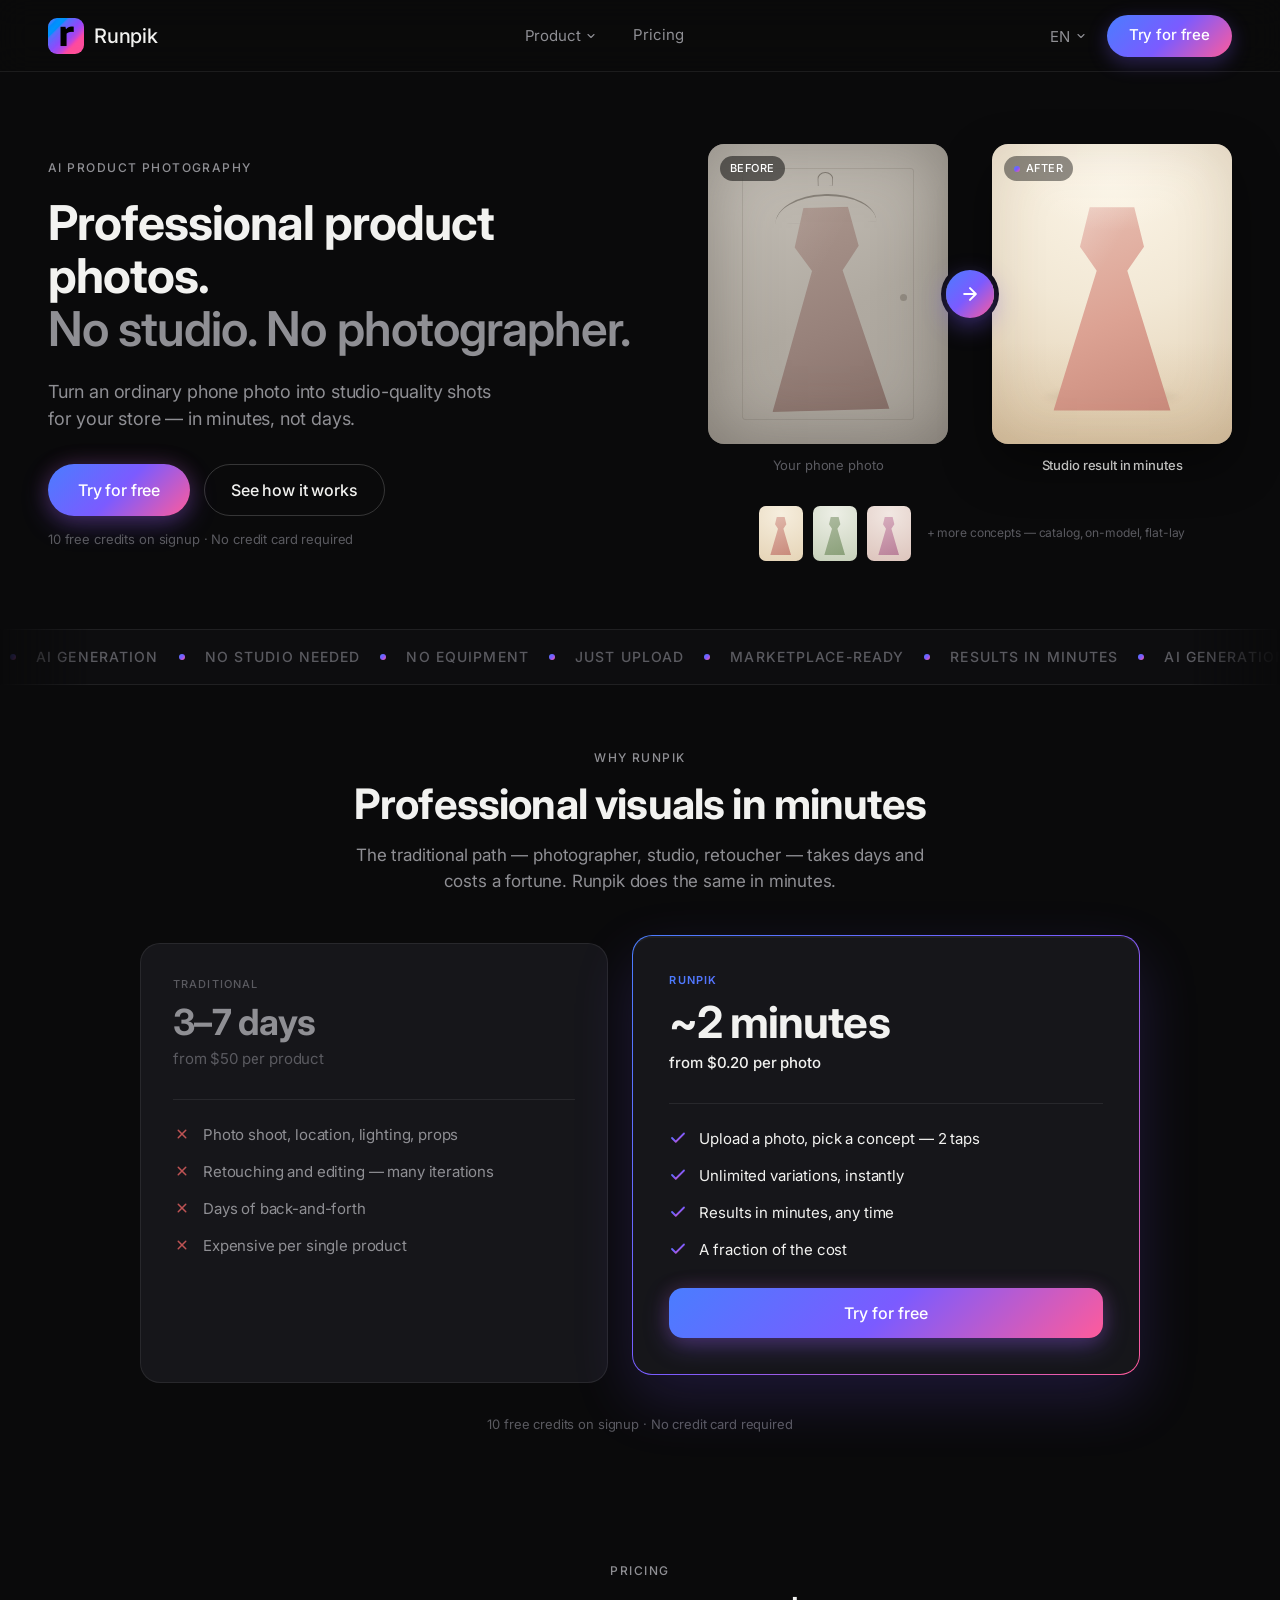
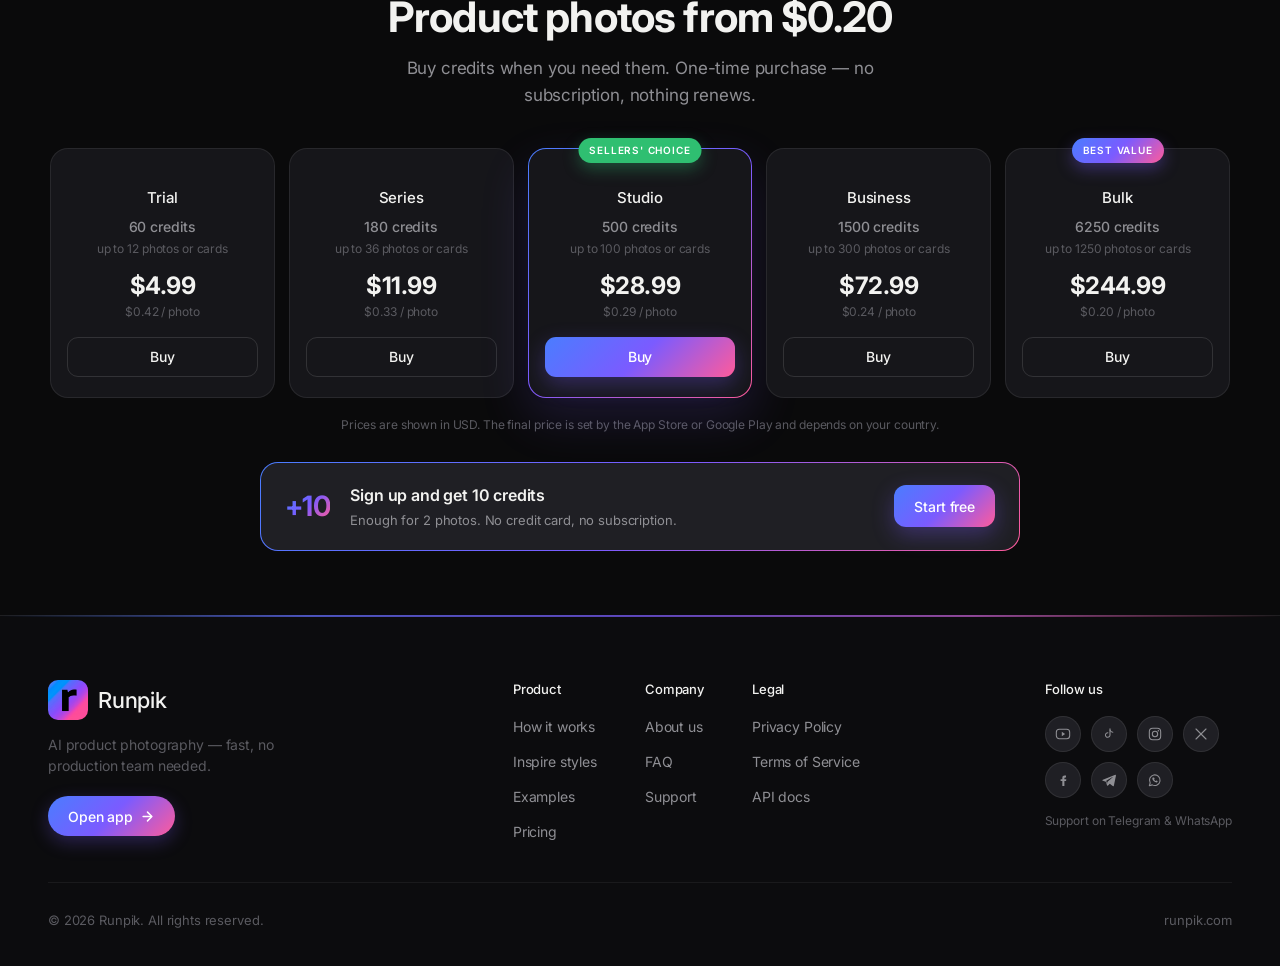
<file: index.html>
<!DOCTYPE html>
<html lang="en">
<head>
  <meta charset="UTF-8">
  <meta name="viewport" content="width=device-width, initial-scale=1.0">
  <title>Runpik — AI Product Photography</title>
  <meta name="description" content="Turn a phone photo of your product into a studio-quality photograph in seconds. No studio, no photographer.">
  <link rel="icon" type="image/png" sizes="256x256" href="assets/favicon.png">
  <link rel="apple-touch-icon" href="assets/apple-touch-icon.png">
  <link rel="preconnect" href="https://fonts.googleapis.com">
  <link rel="preconnect" href="https://fonts.gstatic.com" crossorigin>
  <link href="https://fonts.googleapis.com/css2?family=Inter:wght@400;500;600;700&display=swap" rel="stylesheet">
  <link rel="stylesheet" href="landing.css">

  <!--
    Письма подтверждения ведут сюда, на корень: так настроен адрес проекта.
    Supabase кладёт исход в адрес — отказ в якорь (#error_code=…), успех в
    запрос (?code=…) — и в обоих случаях показывает обычную главную. Человек
    видит лендинг и решает, что подтвердил, хотя подтверждения не было.
    Поэтому исход уводим на /confirm, где ему скажут правду. Значения
    передаём как есть.
  -->
  <script>
    (function () {
      try {
        var h = window.location.hash || '';
        var q = window.location.search || '';
        var isAuthOutcome = h.indexOf('error_code=') > -1 || q.indexOf('error_code=') > -1 ||
                            h.indexOf('access_token=') > -1 || /[?&]code=/.test(q);
        if (isAuthOutcome) window.location.replace('/confirm' + q + h);
      } catch (e) {}
    })();
  </script>
</head>
<body>

  <!-- ===================== NAV ===================== -->
  <nav class="site-nav">
    <a class="brand" href="index.html">
      <img class="mark" src="assets/runpik-logo.png" alt="Runpik">
      <span class="word">Runpik</span>
    </a>

    <div class="nav-links">
      <button class="nlink" id="product-trigger" aria-haspopup="true" aria-expanded="false">
        <span data-i18n="nav.product">Product</span>
        <svg width="16" height="16" viewBox="0 0 24 24" fill="none" stroke="currentColor" stroke-width="2.2" stroke-linecap="round" stroke-linejoin="round"><path d="m6 9 6 6 6-6"/></svg>
      </button>
      <a class="nlink" href="#pricing"><span data-i18n="nav.pricing">Pricing</span></a>
    </div>

    <div class="nav-actions">
      <div class="lang-wrap">
        <button class="lang" id="lang-trigger" aria-haspopup="true" aria-expanded="false">
          <span class="lang-label">EN</span>
          <svg width="16" height="16" viewBox="0 0 24 24" fill="none" stroke="currentColor" stroke-width="2.2" stroke-linecap="round" stroke-linejoin="round"><path d="m6 9 6 6 6-6"/></svg>
        </button>
        <div class="lang-menu" id="lang-menu" role="menu">
          <button class="lang-opt" data-lang="en" role="menuitem">English</button>
          <button class="lang-opt" data-lang="ru" role="menuitem">Русский</button>
          <button class="lang-opt" data-lang="hy" role="menuitem">Հայերեն</button>
        </div>
      </div>
      <a class="btn-grad" href="https://app.runpik.com" target="_blank" rel="noopener" data-i18n="nav.try">Try for free</a>
    </div>

    <button class="hamb" aria-label="Menu">
      <svg width="16" height="16" viewBox="0 0 24 24" fill="none" stroke="currentColor" stroke-width="1.8" stroke-linecap="round"><path d="M4 7h16"/><path d="M4 12h16"/><path d="M4 17h16"/></svg>
    </button>
  </nav>

  <!-- ===================== PRODUCT DROPDOWN ===================== -->
  <div class="dropdown" id="product-menu">
    <div class="dd-label" data-i18n="dd.label">Product</div>
    <div class="dd-grid">
      <a class="dd-item" href="#how-it-works">
        <span class="ic"><svg width="16" height="16" viewBox="0 0 24 24" fill="none" stroke="currentColor" stroke-width="1.7" stroke-linecap="round" stroke-linejoin="round"><path d="M10 6h11"/><path d="M10 12h11"/><path d="M10 18h11"/><path d="M4 6h.01"/><path d="M4 12h.01"/><path d="M4 18h.01"/></svg></span>
        <span class="tx"><span class="t" data-i18n="dd.how.t">How it works</span><span class="d" data-i18n="dd.how.d">Upload → concept → result</span></span>
      </a>
      <a class="dd-item" href="#inspire">
        <span class="ic"><svg width="16" height="16" viewBox="0 0 24 24" fill="none" stroke="currentColor" stroke-width="1.7" stroke-linecap="round" stroke-linejoin="round"><path d="M12 3c.4 3.1 1.4 5.4 3.1 7C16.8 11.6 19 12 22 12c-3 0-5.2.4-6.9 2-1.7 1.7-2.7 4-3.1 7-.4-3-1.4-5.3-3.1-7C6.2 12.4 4 12 1 12c3 0 5.2-.4 6.9-2C9.6 8.4 10.6 6.1 12 3Z"/></svg></span>
        <span class="tx"><span class="t" data-i18n="dd.inspire.t">Inspire styles</span><span class="d" data-i18n="dd.inspire.d">Curated visual styles</span></span>
      </a>
      <a class="dd-item" href="#examples">
        <span class="ic"><svg width="16" height="16" viewBox="0 0 24 24" fill="none" stroke="currentColor" stroke-width="1.7" stroke-linecap="round" stroke-linejoin="round"><rect x="3" y="3" width="7" height="7" rx="1.5"/><rect x="14" y="3" width="7" height="7" rx="1.5"/><rect x="3" y="14" width="7" height="7" rx="1.5"/><rect x="14" y="14" width="7" height="7" rx="1.5"/></svg></span>
        <span class="tx"><span class="t" data-i18n="dd.examples.t">Examples</span><span class="d" data-i18n="dd.examples.d">Browse by product category</span></span>
      </a>
    </div>
    <div class="dd-note">
      <svg width="16" height="16" viewBox="0 0 24 24" fill="none" stroke="currentColor" stroke-width="1.7" stroke-linecap="round" stroke-linejoin="round"><path d="M10 13a5 5 0 0 0 7 0l3-3a5 5 0 0 0-7-7l-1 1"/><path d="M14 11a5 5 0 0 0-7 0l-3 3a5 5 0 0 0 7 7l1-1"/></svg>
      <span data-i18n="dd.note">Jumps to the section on this page</span>
    </div>
  </div>

  <!-- ===================== HERO ===================== -->
  <main class="hero">
    <div class="hero-inner">
      <div class="hero-msg">
        <div class="eyebrow" data-i18n="hero.eyebrow">AI product photography</div>
        <h1 class="headline">
          <span class="line" data-i18n="hero.h1">Professional product photos.</span>
          <span class="line soft" data-i18n="hero.h2">No studio. No photographer.</span>
        </h1>
        <p class="hero-sub" data-i18n="hero.sub">Turn an ordinary phone photo into studio-quality shots for your store — in minutes, not days.</p>
        <div class="cta-row">
          <a class="btn-grad lg" href="https://app.runpik.com" target="_blank" rel="noopener" data-i18n="hero.try">Try for free</a>
          <a class="btn-ghost" href="#how-it-works" data-i18n="hero.how">See how it works</a>
        </div>
        <div class="reassure" data-i18n="hero.reassure">10 free credits on signup · No credit card required</div>
      </div>

      <div class="hero-visual">
        <div class="ba-pair">
          <div class="ba-col">
            <div class="bacard before">
              <div class="scene"></div>
              <div class="door"><div class="panel"></div><div class="knob"></div></div>
              <div class="dress"><span class="hook"></span><span class="hanger"></span><span class="body"></span><span class="sheen"></span></div>
              <div class="vignette"></div>
              <span class="chip" data-i18n="ba.before">BEFORE</span>
            </div>
            <div class="ba-cap muted" data-i18n="ba.beforecap">Your phone photo</div>
          </div>

          <div class="ba-arrow"><svg width="16" height="16" viewBox="0 0 24 24" fill="none" stroke="currentColor" stroke-width="2.4" stroke-linecap="round" stroke-linejoin="round"><path d="M5 12h13"/><path d="m12 5 7 7-7 7"/></svg></div>

          <div class="ba-col">
            <div class="bacard after">
              <div class="scene"></div>
              <div class="floor"></div>
              <div class="contact"></div>
              <div class="dress"><span class="body"></span><span class="sheen"></span></div>
              <div class="keylight"></div>
              <div class="vignette"></div>
              <span class="chip after-chip" data-i18n="ba.after">AFTER</span>
            </div>
            <div class="ba-cap prime" data-i18n="ba.aftercap">Studio result in minutes</div>
          </div>
        </div>

        <div class="concepts">
          <div class="thumbs">
            <div class="thumb t1"><span class="td"></span></div>
            <div class="thumb t2"><span class="td"></span></div>
            <div class="thumb t3"><span class="td"></span></div>
          </div>
          <span class="more" data-i18n="concepts.more">+ more concepts — catalog, on-model, flat-lay</span>
        </div>
      </div>
    </div>
  </main>

  <!-- ===================== TICKER (animated line) — under hero ===================== -->
  <div class="ticker"><div class="tk-track" data-ticker></div></div>

  <!-- ===================== HOW IT WORKS (GET /home-blocks) ===================== -->
  <section class="hiw" id="how-it-works" style="display:none">
    <div class="hiw-inner">
      <div class="sec-head">
        <div class="kicker" data-hiw="kicker"></div>
        <h2 class="headline2" data-hiw="headline"></h2>
      </div>
      <div class="tabs" data-hiw="tabs"></div>
      <div class="tabs-note" data-hiw="note"></div>
      <div class="conveyor" data-hiw="conveyor"></div>
      <div class="hiw-footer"><p data-hiw="footer"></p></div>
    </div>
  </section>

  <!-- ===================== INSPIRE STYLES (GET /styles) ===================== -->
  <section class="inspire" id="inspire" style="display:none">
    <div class="ins-head">
      <div class="ins-head-l">
        <div class="kicker" data-ins="kicker">Inspire</div>
        <h2 class="ins-h" data-ins="headline">Styles that sell</h2>
        <p class="ins-s" data-ins="sub"></p>
      </div>
      <a class="viewall" href="#styles"><span data-ins="viewall">View all styles</span>
        <span class="arr"><svg width="16" height="16" viewBox="0 0 24 24" fill="none" stroke="currentColor" stroke-width="2.4" stroke-linecap="round" stroke-linejoin="round"><path d="M5 12h13"/><path d="m12 5 7 7-7 7"/></svg></span>
      </a>
    </div>
    <div class="gallery" data-ins="gallery"></div>
    <div class="scroll-hint" data-ins="hint"></div>
  </section>

  <!-- ===================== EXAMPLES BY CATEGORY (GET /shot-types, random per session) ===================== -->
  <section class="examples" id="examples" style="display:none">
    <div class="ex-inner">
      <div class="ex-head">
        <div class="eyebrow" data-ex="kicker">Any product</div>
        <h2 class="ex-h" data-ex="headline">Works for every category</h2>
        <p class="ex-s" data-ex="sub"></p>
      </div>
      <div class="ex-grid" data-ex="grid"></div>
    </div>
  </section>

  <!-- ===================== COMPARISON (static) ===================== -->
  <svg width="0" height="0" style="position:absolute" aria-hidden="true"><defs>
    <linearGradient id="cg" x1="0" y1="0" x2="1" y2="1"><stop offset="0" stop-color="#4A7DFF"/><stop offset="0.5" stop-color="#7B5BFF"/><stop offset="1" stop-color="#FF5B9B"/></linearGradient>
  </defs></svg>
  <section class="cmp" id="comparison">
    <div class="cmp-inner">
      <div class="sec-head">
        <div class="eyebrow" data-i18n="cmp.eyebrow">Why Runpik</div>
        <h2 class="h" data-i18n="cmp.headline">Professional visuals in minutes</h2>
        <p class="s" data-i18n="cmp.sub">The traditional path — photographer, studio, retoucher — takes days and costs a fortune. Runpik does the same in minutes.</p>
      </div>

      <div class="cards">
        <div class="trad">
          <div class="cmp-label" data-i18n="cmp.trad.label">Traditional</div>
          <div class="stat" data-i18n="cmp.trad.stat">3–7 days</div>
          <div class="substat" data-i18n="cmp.trad.substat">from $50 per product</div>
          <div class="card-div"></div>
          <div class="feats">
            <div class="feat"><span class="fi"><svg width="16" height="16" viewBox="0 0 24 24" fill="none" stroke="currentColor" stroke-width="2" stroke-linecap="round" stroke-linejoin="round"><path d="M17 7 7 17"/><path d="m7 7 10 10"/></svg></span><span class="ft" data-i18n="cmp.trad.f1">Photo shoot, location, lighting, props</span></div>
            <div class="feat"><span class="fi"><svg width="16" height="16" viewBox="0 0 24 24" fill="none" stroke="currentColor" stroke-width="2" stroke-linecap="round" stroke-linejoin="round"><path d="M17 7 7 17"/><path d="m7 7 10 10"/></svg></span><span class="ft" data-i18n="cmp.trad.f2">Retouching and editing — many iterations</span></div>
            <div class="feat"><span class="fi"><svg width="16" height="16" viewBox="0 0 24 24" fill="none" stroke="currentColor" stroke-width="2" stroke-linecap="round" stroke-linejoin="round"><path d="M17 7 7 17"/><path d="m7 7 10 10"/></svg></span><span class="ft" data-i18n="cmp.trad.f3">Days of back-and-forth</span></div>
            <div class="feat"><span class="fi"><svg width="16" height="16" viewBox="0 0 24 24" fill="none" stroke="currentColor" stroke-width="2" stroke-linecap="round" stroke-linejoin="round"><path d="M17 7 7 17"/><path d="m7 7 10 10"/></svg></span><span class="ft" data-i18n="cmp.trad.f4">Expensive per single product</span></div>
          </div>
        </div>

        <div class="runpik">
          <div class="cmp-label">Runpik</div>
          <div class="stat" data-i18n="cmp.runpik.stat">~2 minutes</div>
          <div class="substat" data-i18n="cmp.runpik.substat">from $0.10 per photo</div>
          <div class="card-div"></div>
          <div class="feats">
            <div class="feat"><span class="fi"><svg width="16" height="16" viewBox="0 0 24 24" fill="none" stroke="url(#cg)" stroke-width="2.4" stroke-linecap="round" stroke-linejoin="round"><path d="M20 6 9 17l-5-5"/></svg></span><span class="ft" data-i18n="cmp.runpik.f1">Upload a photo, pick a concept — 2 taps</span></div>
            <div class="feat"><span class="fi"><svg width="16" height="16" viewBox="0 0 24 24" fill="none" stroke="url(#cg)" stroke-width="2.4" stroke-linecap="round" stroke-linejoin="round"><path d="M20 6 9 17l-5-5"/></svg></span><span class="ft" data-i18n="cmp.runpik.f2">Unlimited variations, instantly</span></div>
            <div class="feat"><span class="fi"><svg width="16" height="16" viewBox="0 0 24 24" fill="none" stroke="url(#cg)" stroke-width="2.4" stroke-linecap="round" stroke-linejoin="round"><path d="M20 6 9 17l-5-5"/></svg></span><span class="ft" data-i18n="cmp.runpik.f3">Results in minutes, any time</span></div>
            <div class="feat"><span class="fi"><svg width="16" height="16" viewBox="0 0 24 24" fill="none" stroke="url(#cg)" stroke-width="2.4" stroke-linecap="round" stroke-linejoin="round"><path d="M20 6 9 17l-5-5"/></svg></span><span class="ft" data-i18n="cmp.runpik.f4">A fraction of the cost</span></div>
          </div>
          <a class="gbtn" href="https://app.runpik.com" target="_blank" rel="noopener" data-i18n="hero.try">Try for free</a>
        </div>
      </div>

      <div class="cmp-reassure" data-i18n="hero.reassure">10 free credits on signup · No credit card required</div>
    </div>
  </section>

  <!-- ===================== PRICING (dynamic — live plans from backend) ===================== -->
  <section class="pricing" id="pricing">
    <div class="pricing-inner">
      <div class="sec-head">
        <div class="eyebrow" data-px="eyebrow">Pricing</div>
        <h2 class="h" data-px="headline">Plans that scale with you</h2>
        <p class="s" data-px="sub"></p>
      </div>
      <div class="packs" data-px="packs"></div>
      <p class="packnote" data-px="note"></p>
      <div class="gift">
        <div class="giftnum" data-px="giftnum">+10</div>
        <div class="gifttxt">
          <div class="giftttl" data-px="gifttitle"></div>
          <div class="giftsub" data-px="giftsub"></div>
        </div>
        <a class="giftcta" href="https://app.runpik.com" target="_blank" rel="noopener" data-px="giftcta"></a>
      </div>
    </div>
  </section>

  <!-- ===================== FOOTER (rich) ===================== -->
  <footer>
    <div class="foot-inner">
      <div class="foot-top">
        <div class="foot-brand">
          <a class="brand" href="index.html"><img class="mark" src="assets/runpik-logo.png" alt="Runpik"><span class="word">Runpik</span></a>
          <p class="tagline" data-i18n="foot.tagline">AI product photography — fast, no production team needed.</p>
          <a class="openapp" href="https://app.runpik.com" target="_blank" rel="noopener"><span data-i18n="foot.openapp">Open app</span> <svg width="16" height="16" viewBox="0 0 24 24" fill="none" stroke="currentColor" stroke-width="2.4" stroke-linecap="round" stroke-linejoin="round"><path d="M5 12h13"/><path d="m12 5 7 7-7 7"/></svg></a>
        </div>

        <div class="foot-cols">
          <div class="col">
            <div class="col-h" data-i18n="nav.product">Product</div>
            <div class="col-links">
              <a href="#how-it-works" data-i18n="dd.how.t">How it works</a>
              <a href="#inspire" data-i18n="dd.inspire.t">Inspire styles</a>
              <a href="#examples" data-i18n="dd.examples.t">Examples</a>
              <a href="#pricing" data-i18n="nav.pricing">Pricing</a>
            </div>
          </div>
          <div class="col">
            <div class="col-h" data-i18n="foot.company">Company</div>
            <div class="col-links">
              <a href="about.html" data-i18n="foot.about">About us</a>
              <a href="faq.html" data-i18n="foot.faq">FAQ</a>
              <a href="support.html" data-i18n="foot.contact">Support</a>
            </div>
          </div>
          <div class="col">
            <div class="col-h" data-i18n="foot.legal">Legal</div>
            <div class="col-links">
              <a href="privacy.html" data-i18n="foot.privacy">Privacy Policy</a>
              <a href="terms.html" data-i18n="foot.terms">Terms of Service</a>
              <a href="api-docs/" data-i18n="foot.apidocs">API docs</a>
            </div>
          </div>
        </div>

        <div class="foot-soc">
          <div class="soc-h" data-i18n="foot.follow">Follow us</div>
          <div class="socials">
            <a class="soc" href="#" target="_blank" rel="noopener" aria-label="YouTube"><svg width="16" height="16" viewBox="0 0 24 24" fill="none"><rect x="2" y="5" width="20" height="14" rx="4.5" stroke="currentColor" stroke-width="1.6"/><path d="M10.2 8.8 15.2 12l-5 3.2z" fill="currentColor"/></svg></a>
            <a class="soc" href="#" target="_blank" rel="noopener" aria-label="TikTok"><svg width="16" height="16" viewBox="0 0 24 24" fill="none" stroke="currentColor" stroke-width="1.6" stroke-linecap="round" stroke-linejoin="round"><path d="M13.5 4v9.6a3.4 3.4 0 1 1-3.2-3.4"/><path d="M13.5 6.2c.7 1.8 2.2 3 4.3 3.2"/></svg></a>
            <a class="soc" href="#" target="_blank" rel="noopener" aria-label="Instagram"><svg width="16" height="16" viewBox="0 0 24 24" fill="none" stroke="currentColor" stroke-width="1.6"><rect x="3.5" y="3.5" width="17" height="17" rx="5"/><circle cx="12" cy="12" r="4"/><circle cx="17" cy="7" r="1.1" fill="currentColor" stroke="none"/></svg></a>
            <a class="soc" href="#" target="_blank" rel="noopener" aria-label="X"><svg width="16" height="16" viewBox="0 0 24 24" fill="none" stroke="currentColor" stroke-width="1.7" stroke-linecap="round"><path d="M4.5 4.5 19.5 19.5"/><path d="M19.5 4.5 4.5 19.5"/></svg></a>
            <a class="soc" href="#" target="_blank" rel="noopener" aria-label="Facebook"><svg width="16" height="16" viewBox="0 0 24 24" fill="currentColor"><path d="M14.5 8.2h2V5.4c-.4 0-1.2-.1-2.1-.1-2 0-3.4 1.2-3.4 3.5v1.9H8.4v2.9h2.6V21h3.1v-7.4h2.5l.4-2.9h-2.9V9c0-.5.3-.8 1-.8z"/></svg></a>
            <a class="soc" href="#" target="_blank" rel="noopener" aria-label="Telegram"><svg width="16" height="16" viewBox="0 0 24 24" fill="currentColor"><path d="M21.5 4.3 2.8 11.5c-.9.3-.9 1.5 0 1.8l4.5 1.4 1.7 5.2c.2.7 1.1.8 1.6.3l2.5-2.4 4.5 3.3c.6.5 1.5.1 1.7-.6l3.1-14.8c.2-.9-.7-1.7-1.4-1.4zM7.9 13.3l9.4-5.8c.2-.1.4.2.2.3l-7.6 7c-.3.2-.4.6-.5 1l-.3 2.1z"/></svg></a>
            <a class="soc" href="#" target="_blank" rel="noopener" aria-label="WhatsApp"><svg width="16" height="16" viewBox="0 0 24 24" fill="none" stroke="currentColor" stroke-width="1.6" stroke-linecap="round" stroke-linejoin="round"><path d="M3.5 20.5l1.3-4.1a8 8 0 1 1 3 2.9z"/><path d="M9 8.6c.2-.5.4-.5.7-.5h.5c.2 0 .4 0 .6.5l.6 1.4c.1.2 0 .4-.1.5l-.4.5c-.1.2-.2.3 0 .6.3.5.8 1.1 1.4 1.5.5.4.8.4 1 .3l.5-.5c.2-.2.4-.1.5-.1l1.3.7c.3.1.4.3.4.4 0 .6-.4 1.3-.8 1.5-.7.4-1.5.4-3-.3-1.8-.8-3-2.5-3.4-3.1-.3-.5-.8-1.5-.8-2.4 0-.6.2-1 .5-1.4z" fill="currentColor" stroke="none"/></svg></a>
          </div>
          <div class="soc-note" data-i18n="foot.support">Support on Telegram &amp; WhatsApp</div>
        </div>
      </div>

      <div class="foot-div"></div>

      <div class="foot-bottom">
        <div class="copy">&copy; 2026 Runpik. All rights reserved.</div>
        <span class="dotcom">runpik.com</span>
      </div>
    </div>
  </footer>

  <script>
    // Shared current locale + a hook so the API-driven How-it-works section
    // re-localizes when the language switches.
    var curLang = 'en';
    // Languages offered in the UI picker. hy translations are kept in the
    // I18N dict below but NOT exposed in v1 — re-enable by adding 'hy' here.
    var ENABLED_LANGS = ['en', 'ru'];
    var hiwRender = null;
    var inspireLoad = null;
    var examplesLoad = null;
    var pricingRender = null;

    // ===== i18n dictionary — locales: en | ru | hy (per backend profiles.locale) =====
    var I18N = {
      en: {
        'nav.product': 'Product', 'nav.pricing': 'Pricing', 'nav.try': 'Try for free',
        'dd.label': 'Product',
        'dd.how.t': 'How it works', 'dd.how.d': 'Upload → concept → result',
        'dd.inspire.t': 'Inspire styles', 'dd.inspire.d': 'Curated visual styles',
        'dd.examples.t': 'Examples', 'dd.examples.d': 'Browse by product category',
        'dd.note': 'Jumps to the section on this page',
        'hero.eyebrow': 'AI product photography',
        'hero.h1': 'Professional product photos.',
        'hero.h2': 'No studio. No photographer.',
        'hero.sub': 'Turn an ordinary phone photo into studio-quality shots for your store — in minutes, not days.',
        'hero.try': 'Try for free', 'hero.how': 'See how it works',
        'hero.reassure': '10 free credits on signup · No credit card required',
        'ba.before': 'BEFORE', 'ba.after': 'AFTER',
        'ba.beforecap': 'Your phone photo', 'ba.aftercap': 'Studio result in minutes',
        'concepts.more': '+ more concepts — catalog, on-model, flat-lay',
        'cmp.eyebrow': 'Why Runpik',
        'cmp.headline': 'Professional visuals in minutes',
        'cmp.sub': 'The traditional path — photographer, studio, retoucher — takes days and costs a fortune. Runpik does the same in minutes.',
        'cmp.trad.label': 'Traditional',
        'cmp.trad.stat': '3–7 days',
        'cmp.trad.substat': 'from $50 per product',
        'cmp.trad.f1': 'Photo shoot, location, lighting, props',
        'cmp.trad.f2': 'Retouching and editing — many iterations',
        'cmp.trad.f3': 'Days of back-and-forth',
        'cmp.trad.f4': 'Expensive per single product',
        'cmp.runpik.stat': '~2 minutes',
        'cmp.runpik.substat': 'from $0.10 per photo',
        'cmp.runpik.f1': 'Upload a photo, pick a concept — 2 taps',
        'cmp.runpik.f2': 'Unlimited variations, instantly',
        'cmp.runpik.f3': 'Results in minutes, any time',
        'cmp.runpik.f4': 'A fraction of the cost',
        'foot.tagline': 'AI product photography — fast, no production team needed.',
        'foot.openapp': 'Open app',
        'foot.company': 'Company',
        'foot.legal': 'Legal',
        'foot.about': 'About us',
        'foot.faq': 'FAQ',
        'foot.contact': 'Support',
        'foot.privacy': 'Privacy Policy',
        'foot.terms': 'Terms of Service',
        'foot.apidocs': 'API docs',
        'foot.follow': 'Follow us',
        'foot.support': 'Support on Telegram & WhatsApp'
      },
      ru: {
        'nav.product': 'Продукт', 'nav.pricing': 'Цены', 'nav.try': 'Попробовать бесплатно',
        'dd.label': 'Продукт',
        'dd.how.t': 'Как это работает', 'dd.how.d': 'Загрузка → концепт → результат',
        'dd.inspire.t': 'Стили Inspire', 'dd.inspire.d': 'Подобранные визуальные стили',
        'dd.examples.t': 'Примеры', 'dd.examples.d': 'По категориям товаров',
        'dd.note': 'Переход к секции на этой странице',
        'hero.eyebrow': 'AI-фотосъёмка товаров',
        'hero.h1': 'Профессиональные фото товаров.',
        'hero.h2': 'Без студии. Без фотографа.',
        'hero.sub': 'Превратите обычное фото с телефона в студийные кадры для вашего магазина — за минуты, а не дни.',
        'hero.try': 'Попробовать бесплатно', 'hero.how': 'Как это работает',
        'hero.reassure': '10 бесплатных кредитов при регистрации · Без карты',
        'ba.before': 'ДО', 'ba.after': 'ПОСЛЕ',
        'ba.beforecap': 'Ваше фото с телефона', 'ba.aftercap': 'Студийный результат за минуты',
        'concepts.more': '+ ещё концепты — каталог, на модели, flat-lay',
        'cmp.eyebrow': 'Почему Runpik',
        'cmp.headline': 'Профессиональные визуалы за минуты',
        'cmp.sub': 'Традиционный путь — фотограф, студия, ретушёр — занимает дни и стоит дорого. Runpik делает то же за минуты.',
        'cmp.trad.label': 'Традиционно',
        'cmp.trad.stat': '3–7 дней',
        'cmp.trad.substat': 'от $50 за товар',
        'cmp.trad.f1': 'Съёмка, локация, свет, реквизит',
        'cmp.trad.f2': 'Ретушь и правки — много итераций',
        'cmp.trad.f3': 'Дни переписки и согласований',
        'cmp.trad.f4': 'Дорого за каждый товар',
        'cmp.runpik.stat': '~2 минуты',
        'cmp.runpik.substat': 'от $0.10 за фото',
        'cmp.runpik.f1': 'Загрузите фото, выберите концепт — 2 тапа',
        'cmp.runpik.f2': 'Безлимит вариаций, мгновенно',
        'cmp.runpik.f3': 'Результат за минуты, в любое время',
        'cmp.runpik.f4': 'В разы дешевле',
        'foot.tagline': 'AI-фотосъёмка товаров — быстро, без продакшн-команды.',
        'foot.openapp': 'Открыть приложение',
        'foot.company': 'Компания',
        'foot.legal': 'Правовое',
        'foot.about': 'О нас',
        'foot.faq': 'FAQ',
        'foot.contact': 'Поддержка',
        'foot.privacy': 'Политика конфиденциальности',
        'foot.terms': 'Условия использования',
        'foot.apidocs': 'API-документация',
        'foot.follow': 'Мы в соцсетях',
        'foot.support': 'Поддержка в Telegram и WhatsApp'
      },
      hy: {
        'nav.product': 'Ապրանք', 'nav.pricing': 'Գներ', 'nav.try': 'Փորձել անվճար',
        'dd.label': 'Ապրանք',
        'dd.how.t': 'Ինչպես է աշխատում', 'dd.how.d': 'Վերբեռնում → կոնցեպտ → արդյունք',
        'dd.inspire.t': 'Inspire ոճեր', 'dd.inspire.d': 'Ընտրված վիզուալ ոճեր',
        'dd.examples.t': 'Օրինակներ', 'dd.examples.d': 'Ըստ ապրանքի կատեգորիայի',
        'dd.note': 'Տանում է էջի համապատասխան բաժին',
        'hero.eyebrow': 'AI ապրանքների լուսանկարում',
        'hero.h1': 'Պրոֆեսիոնալ ապրանքի լուսանկարներ։',
        'hero.h2': 'Առանց ստուդիայի։ Առանց լուսանկարչի։',
        'hero.sub': 'Վերածեք հեռախոսով արված սովորական լուսանկարը ստուդիական որակի կադրերի՝ ձեր խանութի համար, րոպեների, ոչ թե օրերի ընթացքում։',
        'hero.try': 'Փորձել անվճար', 'hero.how': 'Տեսնել՝ ինչպես է աշխատում',
        'hero.reassure': '10 անվճար կրեդիտ գրանցման ժամանակ · Քարտ պետք չէ',
        'ba.before': 'ՄԻՆՉ', 'ba.after': 'ՀԵՏՈ',
        'ba.beforecap': 'Ձեր հեռախոսի լուսանկարը', 'ba.aftercap': 'Ստուդիական արդյունք՝ րոպեների ընթացքում',
        'concepts.more': '+ այլ կոնցեպտներ՝ կատալոգ, մոդելի վրա, flat-lay',
        'cmp.eyebrow': 'Ինչու Runpik',
        'cmp.headline': 'Պրոֆեսիոնալ վիզուալներ րոպեների ընթացքում',
        'cmp.sub': 'Ավանդական ճանապարհը՝ լուսանկարիչ, ստուդիա, ռետուշ՝ տևում է օրեր և արժե թանկ։ Runpik-ը նույնն անում է րոպեների ընթացքում։',
        'cmp.trad.label': 'Ավանդական',
        'cmp.trad.stat': '3–7 օր',
        'cmp.trad.substat': '$50-ից մեկ ապրանքի համար',
        'cmp.trad.f1': 'Նկարահանում, լոկացիա, լույս, ռեկվիզիտ',
        'cmp.trad.f2': 'Ռետուշ և խմբագրում՝ բազմաթիվ կրկնություններ',
        'cmp.trad.f3': 'Օրերով նամակագրություն և համաձայնեցում',
        'cmp.trad.f4': 'Թանկ՝ յուրաքանչյուր ապրանքի համար',
        'cmp.runpik.stat': '~2 րոպե',
        'cmp.runpik.substat': '$0.10-ից մեկ լուսանկարի համար',
        'cmp.runpik.f1': 'Վերբեռնեք լուսանկար, ընտրեք կոնցեպտ՝ 2 հպում',
        'cmp.runpik.f2': 'Անսահման տարբերակներ՝ ակնթարթորեն',
        'cmp.runpik.f3': 'Արդյունք րոպեների ընթացքում, ցանկացած ժամանակ',
        'cmp.runpik.f4': 'Մի քանի անգամ էժան',
        'foot.tagline': 'AI ապրանքների լուսանկարում՝ արագ, առանց պրոդակշն-թիմի։',
        'foot.openapp': 'Բացել հավելվածը',
        'foot.company': 'Ընկերություն',
        'foot.legal': 'Իրավական',
        'foot.about': 'Մեր մասին',
        'foot.faq': 'ՀՏՀ',
        'foot.contact': 'Աջակցություն',
        'foot.privacy': 'Գաղտնիության քաղաքականություն',
        'foot.terms': 'Օգտագործման պայմաններ',
        'foot.apidocs': 'API փաստաթղթեր',
        'foot.follow': 'Հետևեք մեզ',
        'foot.support': 'Աջակցություն Telegram-ում և WhatsApp-ում'
      }
    };
    var TICKERS = {
      en: ['AI generation', 'No studio needed', 'No equipment', 'Just upload', 'Marketplace-ready', 'Results in minutes'],
      ru: ['AI-генерация', 'Без студии', 'Без оборудования', 'Просто загрузите', 'Готово для маркетплейса', 'Результат за минуты'],
      hy: ['AI գեներացիա', 'Ստուդիա պետք չէ', 'Սարքավորում պետք չէ', 'Պարզապես վերբեռնեք', 'Մարկետփլեյսի համար', 'Արդյունք րոպեների ընթացքում']
    };

    function buildTicker(lang) {
      var phrases = TICKERS[lang] || TICKERS.en;
      function seg() { return phrases.map(function (p) { return '<span class="tk-item"><span class="dot"></span>' + p + '</span>'; }).join(''); }
      document.querySelectorAll('[data-ticker]').forEach(function (t) { t.innerHTML = seg() + seg() + seg() + seg(); });
    }

    function setLang(lang) {
      if (!I18N[lang] || ENABLED_LANGS.indexOf(lang) === -1) lang = 'en';
      curLang = lang;
      document.querySelectorAll('[data-i18n]').forEach(function (el) {
        var k = el.getAttribute('data-i18n');
        var v = (I18N[lang][k] != null) ? I18N[lang][k] : I18N.en[k];
        if (v != null) el.textContent = v;
      });
      buildTicker(lang);
      document.documentElement.lang = lang;
      var label = document.querySelector('.lang-label');
      if (label) label.textContent = lang.toUpperCase();
      document.querySelectorAll('.lang-opt').forEach(function (o) {
        o.classList.toggle('active', o.getAttribute('data-lang') === lang);
      });
      try { localStorage.setItem('runpik_lang', lang); } catch (e) {}
      if (hiwRender) hiwRender();
      if (inspireLoad) inspireLoad(lang);
      if (examplesLoad) examplesLoad(lang);
      if (pricingRender) pricingRender();
    }

    // ===== Product dropdown =====
    (function () {
      var trigger = document.getElementById('product-trigger');
      var menu = document.getElementById('product-menu');
      if (trigger && menu) {
        function close() { menu.classList.remove('open'); trigger.classList.remove('active'); trigger.setAttribute('aria-expanded', 'false'); }
        function open() { menu.classList.add('open'); trigger.classList.add('active'); trigger.setAttribute('aria-expanded', 'true'); }
        trigger.addEventListener('click', function (e) { e.stopPropagation(); menu.classList.contains('open') ? close() : open(); });
        document.addEventListener('click', function (e) { if (menu.classList.contains('open') && !menu.contains(e.target)) close(); });
        document.addEventListener('keydown', function (e) { if (e.key === 'Escape') close(); });
      }
    })();

    // ===== Language dropdown =====
    (function () {
      var trigger = document.getElementById('lang-trigger');
      var menu = document.getElementById('lang-menu');
      if (trigger && menu) {
        function close() { menu.classList.remove('open'); trigger.classList.remove('open'); trigger.setAttribute('aria-expanded', 'false'); }
        function open() { menu.classList.add('open'); trigger.classList.add('open'); trigger.setAttribute('aria-expanded', 'true'); }
        trigger.addEventListener('click', function (e) { e.stopPropagation(); menu.classList.contains('open') ? close() : open(); });
        document.addEventListener('click', function (e) { if (menu.classList.contains('open') && !menu.contains(e.target)) close(); });
        document.addEventListener('keydown', function (e) { if (e.key === 'Escape') close(); });
        menu.querySelectorAll('.lang-opt').forEach(function (opt) {
          if (ENABLED_LANGS.indexOf(opt.getAttribute('data-lang')) === -1) { opt.style.display = 'none'; return; }
          opt.addEventListener('click', function () { setLang(opt.getAttribute('data-lang')); close(); });
        });
      }
    })();

    // ===== Init =====
    var saved = 'en';
    try { saved = localStorage.getItem('runpik_lang') || 'en'; } catch (e) {}
    setLang(saved);

    // ===== Hero before/after from API (GET /landing-blocks?type=hero) =====
    // Images only (labels / hero title-subtitle intentionally ignored).
    // Caching: localStorage for instant paint + the browser HTTP cache
    // (server sends ETag + Cache-Control: max-age=300 → no request for 5 min,
    // then a cheap 304 revalidation). Falls back to the CSS placeholder when
    // there are no published cards or the API is unreachable.
    (function () {
      var HERO_API = 'https://wnbtsqfdlbjwtetppdng.functions.supabase.co/landing-blocks?type=hero';
      var HERO_CACHE = 'runpik_hero_v1';

      // Crossfade: stack a new <img> on top and fade it in once loaded, then
      // drop the old layer. Shimmer shows only on the very first load (when
      // there's nothing underneath yet) so swaps never flash a blank/placeholder.
      function setImg(side, url) {
        var card = document.querySelector('.bacard.' + side);
        if (!card || !url) return;
        var current = card.querySelector('.ba-img.loaded');
        if (current && current.getAttribute('src') === url) return;
        if (!current) card.classList.add('is-loading');
        var img = document.createElement('img');
        img.className = 'ba-img';
        img.alt = '';
        img.addEventListener('load', function () {
          card.classList.remove('is-loading');
          img.classList.add('loaded');
          setTimeout(function () {
            var all = card.querySelectorAll('.ba-img');
            for (var k = 0; k < all.length - 1; k++) all[k].remove();
          }, 480);
        });
        img.addEventListener('error', function () { card.classList.remove('is-loading'); });
        card.appendChild(img);
        img.src = url;
      }

      var rotTimer = null, thumbEls = [], curItems = [], curIdx = 0;

      function setActiveThumb(i) {
        for (var j = 0; j < thumbEls.length; j++) thumbEls[j].classList.toggle('active', j === i);
        // Scroll ONLY the thumbnail strip (never the page) to keep active in view.
        var el = thumbEls[i];
        if (el && el.parentNode) {
          var wrap = el.parentNode;
          if (wrap.scrollWidth > wrap.clientWidth + 4) {
            var er = el.getBoundingClientRect(), wr = wrap.getBoundingClientRect();
            wrap.scrollTo({ left: wrap.scrollLeft + (er.left + er.width / 2) - (wr.left + wr.width / 2), behavior: 'smooth' });
          }
        }
      }
      function showItem(i) {
        if (!curItems.length) return;
        curIdx = i;
        setImg('before', curItems[i].before);
        setImg('after', curItems[i].after);
        setActiveThumb(i);
      }
      function stopRotation() { if (rotTimer) { clearInterval(rotTimer); rotTimer = null; } }
      // Infinite auto-scroll through the hero list — loops forever.
      function startRotation() {
        stopRotation();
        if (curItems.length > 1) {
          rotTimer = setInterval(function () { showItem((curIdx + 1) % curItems.length); }, 4000);
        }
      }
      // Thumbnail strip = the WHOLE published hero list (after-image preview);
      // click selects → main before/after switches to that card.
      function buildThumbs() {
        var wrap = document.querySelector('.concepts .thumbs');
        var more = document.querySelector('.concepts .more');
        if (more) more.style.display = curItems.length ? 'none' : '';
        if (!wrap) return;
        wrap.innerHTML = '';
        thumbEls = [];
        curItems.forEach(function (it, i) {
          var b = document.createElement('button');
          b.type = 'button';
          b.className = 'thumb';
          var img = document.createElement('img');
          img.alt = '';
          img.src = it.after;
          b.appendChild(img);
          b.addEventListener('click', function () { showItem(i); startRotation(); });
          wrap.appendChild(b);
          thumbEls.push(b);
        });
      }
      function applyHero(items) {
        if (!items || !items.length) return false;
        var valid = items.filter(function (it) { return it.before && it.after; });
        if (!valid.length) return false;
        curItems = valid;
        buildThumbs();
        showItem(0);
        startRotation();
        return true;
      }

      function readCache() {
        try { return JSON.parse(localStorage.getItem(HERO_CACHE) || 'null'); } catch (e) { return null; }
      }

      // 1. Instant paint from cache (if any).
      var cached = readCache();
      if (cached) applyHero(cached.items);

      // 2. Refresh from API (browser HTTP-cache makes this cheap / 304).
      fetch(HERO_API, { headers: { 'Accept': 'application/json' } })
        .then(function (r) { return r.ok ? r.json() : Promise.reject(r.status); })
        .then(function (data) {
          var blocks = data.blocks || [];
          var block = null;
          for (var i = 0; i < blocks.length; i++) { if (blocks[i].type === 'hero') { block = blocks[i]; break; } }
          if (!block) block = blocks[0];
          var items = ((block && block.items) || []).map(function (it) {
            var d = it.data || {};
            return {
              before: d.before && d.before.image_url,
              after: d.after && d.after.image_url
            };
          }).filter(function (it) { return it.before && it.after; });

          // Only touch DOM/cache when content actually changed (by updated_at).
          if (!cached || cached.updated_at !== data.updated_at) {
            if (applyHero(items)) {
              try { localStorage.setItem(HERO_CACHE, JSON.stringify({ updated_at: data.updated_at, items: items })); } catch (e) {}
            } else {
              // No published cards → keep the CSS placeholder, drop stale cache.
              try { localStorage.removeItem(HERO_CACHE); } catch (e) {}
            }
          }
        })
        .catch(function () { /* offline / error → keep cache or placeholder */ });
    })();

    // ===== How it works from API (GET /home-blocks, product × stage) =====
    // Data-driven + localized (re-renders on language change). Click a product
    // tab → the whole conveyor (upload photo + every concept) switches to it.
    // Caching: localStorage instant paint + browser HTTP cache (ETag/304).
    (function () {
      var HIW_API = 'https://wnbtsqfdlbjwtetppdng.functions.supabase.co/home-blocks';
      var HIW_CACHE = 'runpik_hiw_v1';
      var NOTE = {
        en: 'Pick a product — see its journey from photo to concepts.',
        ru: 'Выберите товар — посмотрите его путь от фото до концептов.',
        hy: 'Ընտրեք ապրանք — տեսեք նրա ճանապարհը լուսանկարից մինչև կոնցեպտներ։'
      };
      var BEFORE_LABEL = { en: 'BEFORE', ru: 'ДО', hy: 'ՄԻՆՉ' };
      var block = null, activeIdx = 0;

      function L(o) { return o ? (o[curLang] || o.en || '') : ''; }
      function el(tag, cls) { var e = document.createElement(tag); if (cls) e.className = cls; return e; }
      function setText(sel, t) { var e = document.querySelector(sel); if (e) e.textContent = t; }
      function esc(s) { return (s || '').replace(/&/g, '&amp;').replace(/</g, '&lt;').replace(/>/g, '&gt;'); }

      function card(url, cls, chipText, chipPos) {
        var c = el('div', 'hiw-card' + (cls ? ' ' + cls : ''));
        if (url) {
          c.classList.add('is-loading');
          var im = el('img'); im.alt = '';
          im.addEventListener('load', function () { c.classList.remove('is-loading'); im.classList.add('loaded'); });
          im.addEventListener('error', function () { c.classList.remove('is-loading'); });
          im.src = url;
          c.appendChild(im);
        }
        if (chipText) { var ch = el('span', 'hiw-chip ' + (chipPos || 'bl')); ch.textContent = chipText; c.appendChild(ch); }
        return c;
      }

      function renderConveyor() {
        var wrap = document.querySelector('[data-hiw="conveyor"]');
        if (!wrap || !block) return;
        wrap.innerHTML = '';
        var stages = block.stages || [];
        var product = (block.products || [])[activeIdx];
        if (!product) return;
        var cells = (product.data && product.data.cells) || {};
        stages.forEach(function (st, i) {
          if (i > 0) {
            var arrow = el('div', 'conv-arrow');
            arrow.innerHTML = '<svg width="16" height="16" viewBox="0 0 24 24" fill="none" stroke="currentColor" stroke-width="2.4" stroke-linecap="round" stroke-linejoin="round"><path d="M5 12h13"/><path d="m12 5 7 7-7 7"/></svg>';
            wrap.appendChild(arrow);
          }
          var col = el('div', 'conv-col');
          var slabel = el('div', 'conv-slabel');
          slabel.innerHTML = '<b>' + ('0' + (i + 1)).slice(-2) + '</b> · ' + esc(L(st.title));
          col.appendChild(slabel);

          var media = cells[st.id] || [];
          if (st.type === 'before') {
            var m = media[0];
            col.appendChild(card(m && m.image_url, 'before', L(BEFORE_LABEL), 'tl'));
          } else {
            var cluster = el('div', 'hiw-cluster');
            media.forEach(function (mm) { cluster.appendChild(card(mm.image_url, 'res', L(mm.label), 'bl')); });
            col.appendChild(cluster);
          }
          var cap = el('div', 'conv-cap ' + (i === 0 ? 'muted' : 'prime'));
          cap.textContent = L(st.subtitle);
          col.appendChild(cap);
          wrap.appendChild(col);
        });
      }

      // Switch product smoothly: highlight the tab (no thumbnail rebuild) and
      // crossfade the conveyor (fade out → swap → fade in) instead of a hard
      // instant rebuild.
      function selectProduct(i) {
        if (i === activeIdx) return;
        activeIdx = i;
        var tabsWrap = document.querySelector('[data-hiw="tabs"]');
        if (tabsWrap) {
          var tabs = tabsWrap.querySelectorAll('.tab');
          for (var t = 0; t < tabs.length; t++) tabs[t].classList.toggle('active', t === i);
        }
        var conv = document.querySelector('[data-hiw="conveyor"]');
        if (conv) {
          conv.classList.add('switching');
          setTimeout(function () { renderConveyor(); conv.classList.remove('switching'); }, 220);
        } else {
          renderConveyor();
        }
      }

      function renderTabs() {
        var wrap = document.querySelector('[data-hiw="tabs"]');
        if (!wrap || !block) return;
        wrap.innerHTML = '';
        (block.products || []).forEach(function (p, i) {
          var b = el('button', 'tab' + (i === activeIdx ? ' active' : ''));
          b.type = 'button';
          var th = el('span', 'th');
          var bc = p.data && p.data.cells && p.data.cells.before;
          var thumb = bc && bc[0] && bc[0].image_url;
          if (thumb) { var im = el('img'); im.alt = ''; im.src = thumb; th.appendChild(im); }
          var tn = el('span', 'tn'); tn.textContent = L(p.data && p.data.label);
          b.appendChild(th); b.appendChild(tn);
          b.addEventListener('click', function () { selectProduct(i); });
          wrap.appendChild(b);
        });
      }

      function render() {
        var sec = document.getElementById('how-it-works');
        if (!block || !(block.products || []).length) { if (sec) sec.style.display = 'none'; return; }
        if (sec) sec.style.display = '';
        if (activeIdx >= block.products.length) activeIdx = 0;
        setText('[data-hiw="kicker"]', L(block.title));
        setText('[data-hiw="headline"]', L(block.subtitle));
        setText('[data-hiw="note"]', L(NOTE));
        setText('[data-hiw="footer"]', L(block.footer));
        renderTabs();
        renderConveyor();
      }
      hiwRender = render;

      function readCache() { try { return JSON.parse(localStorage.getItem(HIW_CACHE) || 'null'); } catch (e) { return null; } }

      var cached = readCache();
      if (cached && cached.block) { block = cached.block; render(); }

      fetch(HIW_API, { headers: { 'Accept': 'application/json' } })
        .then(function (r) { return r.ok ? r.json() : Promise.reject(r.status); })
        .then(function (data) {
          var blk = (data.blocks || []).filter(function (b) { return b.type === 'how_it_works'; })[0] || (data.blocks || [])[0];
          if (!cached || cached.updated_at !== data.updated_at) {
            block = blk || null;
            render();
            try { localStorage.setItem(HIW_CACHE, JSON.stringify({ updated_at: data.updated_at, block: blk })); } catch (e) {}
          }
        })
        .catch(function () { /* offline / error → keep cache or hidden */ });
    })();

    // ===== Inspire Styles from API (GET /styles?locale=) =====
    // Published styles gallery (after-image), localized server-side → re-fetch
    // on language change. Shimmer while images load + localStorage cache (per
    // locale) + browser HTTP cache (ETag/304). Hidden if no published styles.
    (function () {
      var STYLES_API = 'https://wnbtsqfdlbjwtetppdng.functions.supabase.co/styles';
      var CHROME = {
        kicker: { en: 'Inspire', ru: 'Inspire', hy: 'Inspire' },
        headline: { en: 'Styles that sell', ru: 'Стили, которые продают', hy: 'Ոճեր, որ վաճառում են' },
        sub: {
          en: 'Curated looks crafted for marketplace sellers — apply any style in one tap.',
          ru: 'Подобранные образы для продавцов маркетплейсов — примените любой стиль в один тап.',
          hy: 'Մարկետփլեյս-վաճառողների համար ընտրված տեսքեր — կիրառեք ցանկացած ոճ մեկ հպումով։'
        },
        viewall: { en: 'View all styles', ru: 'Все стили', hy: 'Բոլոր ոճերը' },
        hint: { en: 'Scroll to browse {n} styles', ru: 'Листайте — {n} стилей', hy: 'Թերթեք՝ {n} ոճ' }
      };

      function L(o) { return o ? (o[curLang] || o.en || '') : ''; }
      function el(tag, cls) { var e = document.createElement(tag); if (cls) e.className = cls; return e; }
      function setText(sel, t) { var e = document.querySelector(sel); if (e) e.textContent = t; }
      function ckey(lang) { return 'runpik_styles_' + lang; }
      function readCache(k) { try { return JSON.parse(localStorage.getItem(k) || 'null'); } catch (e) { return null; } }

      function render(styles) {
        var sec = document.getElementById('inspire');
        if (!styles || !styles.length) { if (sec) sec.style.display = 'none'; return; }
        if (sec) sec.style.display = '';
        setText('[data-ins="kicker"]', L(CHROME.kicker));
        setText('[data-ins="headline"]', L(CHROME.headline));
        setText('[data-ins="sub"]', L(CHROME.sub));
        setText('[data-ins="viewall"]', L(CHROME.viewall));
        setText('[data-ins="hint"]', L(CHROME.hint).replace('{n}', styles.length));
        var g = document.querySelector('[data-ins="gallery"]');
        if (!g) return;
        g.innerHTML = '';
        styles.forEach(function (s) {
          var url = s.after_image_url || s.before_image_url;
          var c = el('div', 'scard');
          if (url) {
            c.classList.add('is-loading');
            var im = el('img'); im.alt = '';
            im.addEventListener('load', function () { c.classList.remove('is-loading'); im.classList.add('loaded'); });
            im.addEventListener('error', function () { c.classList.remove('is-loading'); });
            im.src = url; c.appendChild(im);
          }
          c.appendChild(el('div', 'shade'));
          var meta = el('div', 'meta');
          var nm = el('div', 'nm'); nm.textContent = s.title || '';
          var ds = el('div', 'ds'); ds.textContent = s.description || '';
          meta.appendChild(nm); meta.appendChild(ds); c.appendChild(meta);
          g.appendChild(c);
        });
      }

      function load(lang) {
        lang = lang || curLang;
        var cached = readCache(ckey(lang));
        if (cached && cached.styles) render(cached.styles);
        fetch(STYLES_API + '?locale=' + encodeURIComponent(lang), { headers: { 'Accept': 'application/json' } })
          .then(function (r) { return r.ok ? r.json() : Promise.reject(r.status); })
          .then(function (data) {
            var styles = data.styles || [];
            render(styles);
            try { localStorage.setItem(ckey(lang), JSON.stringify({ styles: styles })); } catch (e) {}
          })
          .catch(function () { /* offline / error → keep cache or hidden */ });
      }
      inspireLoad = load;
      load(curLang);
    })();

    // ===== Examples by Category from API (GET /shot-types) =====
    // One card per category, each showing a RANDOM shot-type example image from
    // that category. The random pick is frozen per browser session
    // (sessionStorage) → stable across re-renders/language changes, re-rolls on
    // a fresh session. Shimmer + fade-in + localStorage/HTTP caching. Category
    // names localize; re-fetch on language change (images stay frozen).
    (function () {
      var ST_API = 'https://wnbtsqfdlbjwtetppdng.functions.supabase.co/shot-types';
      var PICKS_KEY = 'runpik_ex_picks';
      var CHROME = {
        kicker: { en: 'Any product', ru: 'Любой товар', hy: 'Ցանկացած ապրանք' },
        headline: { en: 'Works for every category', ru: 'Работает для любой категории', hy: 'Աշխատում է ամեն կատեգորիայի համար' },
        sub: {
          en: 'Show us your product — get a clean, professional photo. Whatever you sell.',
          ru: 'Покажите свой товар — получите чистое профессиональное фото. Что бы вы ни продавали.',
          hy: 'Ցույց տվեք ձեր ապրանքը — ստացեք մաքուր պրոֆեսիոնալ լուսանկար։ Ինչ էլ որ վաճառեք։'
        }
      };

      function L(o) { return o ? (o[curLang] || o.en || '') : ''; }
      function el(tag, cls) { var e = document.createElement(tag); if (cls) e.className = cls; return e; }
      function setText(sel, t) { var e = document.querySelector(sel); if (e) e.textContent = t; }
      function pretty(slug) { return (slug || '').replace(/_/g, ' '); }
      function readPicks() { try { return JSON.parse(sessionStorage.getItem(PICKS_KEY) || '{}'); } catch (e) { return {}; } }
      function savePicks(p) { try { sessionStorage.setItem(PICKS_KEY, JSON.stringify(p)); } catch (e) {} }

      function render(data) {
        if (!data) return;
        var shotTypes = data.shot_types || {};
        var cats = data.categories || {};
        var picks = readPicks();
        var cards = [];
        Object.keys(shotTypes).forEach(function (catSlug) {
          if (catSlug === 'other') return; // misc catch-all — keep the grid clean (3x2)
          var list = (shotTypes[catSlug] || []).filter(function (s) { return s.image_url; });
          if (!list.length) return;
          var picked = picks[catSlug] && list.filter(function (s) { return s.slug === picks[catSlug]; })[0];
          if (!picked) { picked = list[Math.floor(Math.random() * list.length)]; picks[catSlug] = picked.slug; }
          cards.push({ image: picked.image_url, shot: pretty(picked.slug), name: cats[catSlug] || catSlug });
        });
        savePicks(picks);

        var sec = document.getElementById('examples');
        if (!cards.length) { if (sec) sec.style.display = 'none'; return; }
        if (sec) sec.style.display = '';
        setText('[data-ex="kicker"]', L(CHROME.kicker));
        setText('[data-ex="headline"]', L(CHROME.headline));
        setText('[data-ex="sub"]', L(CHROME.sub));
        var g = document.querySelector('[data-ex="grid"]');
        if (!g) return;
        g.innerHTML = '';
        cards.forEach(function (c) {
          var card = el('div', 'ccard');
          card.classList.add('is-loading');
          var im = el('img'); im.alt = '';
          im.addEventListener('load', function () { card.classList.remove('is-loading'); im.classList.add('loaded'); });
          im.addEventListener('error', function () { card.classList.remove('is-loading'); });
          im.src = c.image; card.appendChild(im);
          card.appendChild(el('div', 'shade'));
          var meta = el('div', 'meta');
          var cat = el('div', 'cat'); cat.textContent = c.shot;
          var nm = el('div', 'nm'); nm.textContent = c.name;
          meta.appendChild(cat); meta.appendChild(nm); card.appendChild(meta);
          g.appendChild(card);
        });
      }

      function load(lang) {
        lang = lang || curLang;
        var key = 'runpik_shottypes_' + lang, cached = null;
        try { cached = JSON.parse(localStorage.getItem(key) || 'null'); } catch (e) {}
        if (cached) render(cached);
        fetch(ST_API + '?locale=' + encodeURIComponent(lang), { headers: { 'Accept': 'application/json' } })
          .then(function (r) { return r.ok ? r.json() : Promise.reject(r.status); })
          .then(function (data) {
            if (cached && JSON.stringify(cached) === JSON.stringify(data)) return; // unchanged
            render(data);
            try { localStorage.setItem(key, JSON.stringify(data)); } catch (e) {}
          })
          .catch(function () { /* offline / error → keep cache or hidden */ });
      }
      examplesLoad = load;
      load(curLang);
    })();

    // ===== Pricing — одноразовые пакеты кредитов (живые данные) =====
    // Пакеты и цены приходят из Supabase (`topup_packs`, доступна анониму).
    // Подарок при регистрации — из тарифа `free`. «≈ N фото» считается из
    // `/gems`: берётся цена операции `image-generate` у активного камня.
    //
    // ⛔ ЦЕНА ЗДЕСЬ — ОРИЕНТИР, А НЕ ОБЕЩАНИЕ. В приложении её называет
    // магазин: в каждой стране своя валюта, свой налог и свои отметки
    // округления. На сайте магазина нет, брать неоткуда, поэтому показываем
    // долларовую строку из базы и честно подписываем это под таблицей.
    //
    // ⛔ КНОПОК «КУПИТЬ» ЗДЕСЬ НЕТ НАМЕРЕННО: веб-оплаты у нас не существует,
    // покупка живёт только в приложении. Кнопка, которая ведёт не туда, куда
    // обещает, хуже отсутствующей.
    (function () {
      var SUPA = 'https://wnbtsqfdlbjwtetppdng.supabase.co';
      // Публичный анонимный ключ — он и задуман открытым, чтение ограничено RLS.
      var ANON = 'eyJhbGciOiJIUzI1NiIsInR5cCI6IkpXVCJ9.eyJpc3MiOiJzdXBhYmFzZSIsInJlZiI6InduYnRzcWZkbGJqd3RldHBwZG5nIiwicm9sZSI6ImFub24iLCJpYXQiOjE3NzgxNDQwMDAsImV4cCI6MjA5MzcyMDAwMH0.7mvR-FGSAzTZGRUzcz0tkGmNxWX3uwDxhtejrcwxxPM';
      var PACKS_API = SUPA + '/rest/v1/topup_packs?select=code,title,credits,price_display,is_popular,badge,icon_url,sort_order&is_active=eq.true&order=sort_order';
      var FREE_API = SUPA + '/rest/v1/subscription_plans?select=signup_bonus_credits&code=eq.free';
      var GEMS_API = 'https://wnbtsqfdlbjwtetppdng.functions.supabase.co/gems';

      var PX = {
        eyebrow: { en: 'Pricing', ru: 'Цены', hy: 'Գներ' },
        headline: {
          en: 'Product photos from {p}',
          ru: 'Фотография товара — от {p}',
          hy: 'Ապրանքի լուսանկարը՝ {p}-ից'
        },
        sub: {
          en: 'Buy credits when you need them. One-time purchase — no subscription, nothing renews.',
          ru: 'Покупайте кредиты, когда они нужны. Разовая покупка — без подписки, ничего не продлевается.',
          hy: 'Գնեք կրեդիտներ, երբ անհրաժեշտ է։ Միանվագ գնում՝ առանց բաժանորդագրության։'
        },
        credits: { en: '{n} credits', ru: '{n} кредитов', hy: '{n} կրեդիտ' },
        photos: { en: 'up to {n} photos or cards', ru: 'до {n} фото или карточек', hy: 'մինչև {n} լուսանկար կամ քարտ' },
        perPhoto: { en: '{p} / photo', ru: '{p} за фото', hy: '{p} / լուսանկար' },
        buy: { en: 'Buy', ru: 'Купить', hy: 'Գնել' },
        giftTitle: {
          en: 'Sign up and get {n} credits',
          ru: 'Зарегистрируйтесь — и получите {n} кредитов',
          hy: 'Գրանցվեք և ստացեք {n} կրեդիտ'
        },
        giftSub: {
          en: 'Enough for {ph} photos. No credit card, no subscription.',
          ru: 'Хватит на {ph} фото. Без карты и без подписки.',
          hy: 'Բավական է {ph} լուսանկարի համար։ Առանց քարտի և բաժանորդագրության։'
        },
        giftCta: { en: 'Start free', ru: 'Начать бесплатно', hy: 'Սկսել անվճար' },
        note: {
          en: 'Prices are shown in USD. The final price is set by the App Store or Google Play and depends on your country.',
          ru: 'Цены показаны в долларах. Итоговую цену называет App Store или Google Play — она зависит от страны.',
          hy: 'Գները ցուցադրված են դոլարով։ Վերջնական գինը սահմանում է App Store-ը կամ Google Play-ը։'
        },
        free: {
          en: '{n} free credits to start. No credit card required.',
          ru: '{n} бесплатных кредитов на старт. Карта не нужна.',
          hy: '{n} անվճար կրեդիտ սկսելու համար։ Քարտ պետք չէ։'
        },
        fromPhoto: { en: 'from {p} per photo', ru: 'от {p} за фото', hy: '{p}-ից մեկ լուսանկարի համար' }
      };

      // Запасные данные — ровно то, что лежит в базе на 29.10.2026. Нужны
      // только чтобы секция не оказалась пустой при сбое сети.
      var FALLBACK = [
        { code: 'pack_trial',    title: { en: 'Trial',    ru: 'Проба' },   credits: 60,   price_display: '$4.99',   is_popular: false, badge: null },
        { code: 'pack_series',   title: { en: 'Series',   ru: 'Серия' },   credits: 180,  price_display: '$11.99',  is_popular: false, badge: null },
        { code: 'pack_studio',   title: { en: 'Studio',   ru: 'Студия' },  credits: 500,  price_display: '$28.99',  is_popular: true,  badge: { en: "Sellers' choice", ru: 'Выбор продавцов' } },
        { code: 'pack_business', title: { en: 'Business', ru: 'Бизнес' },  credits: 1500, price_display: '$72.99',  is_popular: false, badge: null },
        { code: 'pack_bulk',     title: { en: 'Bulk',     ru: 'Оптовый' }, credits: 6250, price_display: '$244.99', is_popular: false, badge: { en: 'Best value', ru: 'Выгоднее всего' } }
      ];

      var state = { packs: null, gen: 5, freeCredits: 10 };

      function L(o) { return o ? (o[curLang] || o.en || '') : ''; }
      function el(tag, cls) { var e = document.createElement(tag); if (cls) e.className = cls; return e; }
      function setText(sel, t) { var e = document.querySelector(sel); if (e) e.textContent = t; }
      function priceNum(display) {
        var n = parseFloat(String(display || '').replace(/[^0-9.]/g, ''));
        return isNaN(n) ? null : n;
      }
      function money(n) { return '$' + (n < 1 ? n.toFixed(2) : n.toFixed(2)); }

      // Самая низкая цена за фотографию по всем пакетам — ею и открывается
      // секция. Человек спрашивает «сколько мне это будет стоить», а не
      // «сколько стоит пакет»: 245 долларов пугают, 20 центов — нет.
      function cheapestPerPhoto(packs, gen) {
        var best = null;
        packs.forEach(function (p) {
          var num = priceNum(p.price_display);
          if (num == null || !p.credits) return;
          var per = num / Math.floor(p.credits / gen);
          if (best == null || per < best) best = per;
        });
        return best;
      }

      function render() {
        var packs = state.packs || FALLBACK;
        var gen = state.gen || 5;

        setText('[data-px="eyebrow"]', L(PX.eyebrow));
        var cpp = cheapestPerPhoto(packs, gen);
        setText('[data-px="headline"]', L(PX.headline).replace('{p}', cpp == null ? '$0.20' : money(cpp)));
        setText('[data-px="sub"]', L(PX.sub));
        setText('[data-px="note"]', L(PX.note));

        var wrap = document.querySelector('[data-px="packs"]');
        if (!wrap) return;
        wrap.innerHTML = '';

        packs.forEach(function (p) {
          // ⛔ Карточка — ССЫЛКА, а не блок. Покупка живёт в приложении, и на
          // сайте её задача — довести туда человека, а не рассказать о цене.
          // Поэтому кликается вся карточка целиком, а не кнопка в углу.
          var card = el('a', 'pack' + (p.is_popular ? ' hot' : ''));
          // ⛔ ВЕДЁМ В ПРИЛОЖЕНИЕ, А НЕ НА СТРАНИЦУ ПОКУПКИ НА САЙТЕ.
          // Кредиты принадлежат АККАУНТУ, а лендинг не знает, кто перед ним —
          // человек может быть вовсе не зарегистрирован. Начни мы покупку
          // здесь, он легко купил бы её под другим входом (почта на сайте,
          // Google в приложении), и кредиты легли бы не туда. Для него это
          // выглядит как «заплатил и ничего не получил».
          // Покупка живёт за входом; позже этот же адрес поведёт прямо на
          // экран пополнения с выбранным пакетом.
          card.href = 'https://app.runpik.com';
          card.target = '_blank'; card.rel = 'noopener';

          var bText = L(p.badge);
          if (bText) {
            var bg = el('div', 'pbadge' + (p.is_popular ? ' green' : ''));
            bg.textContent = bText;
            card.appendChild(bg);
          }

          if (p.icon_url) {
            var ic = el('img', 'picon');
            ic.src = p.icon_url; ic.alt = ''; ic.loading = 'lazy';
            ic.width = 56; ic.height = 56;
            card.appendChild(ic);
          }

          var body = el('div', 'pbody');
          var nm = el('div', 'pttl'); nm.textContent = L(p.title); body.appendChild(nm);
          var cr = el('div', 'pcr'); cr.textContent = L(PX.credits).replace('{n}', p.credits); body.appendChild(cr);
          var ph = el('div', 'pph');
          ph.textContent = L(PX.photos).replace('{n}', Math.max(1, Math.floor(p.credits / gen)));
          body.appendChild(ph);
          card.appendChild(body);

          var right = el('div', 'pright');
          var pr = el('div', 'pprice'); pr.textContent = p.price_display || '—'; right.appendChild(pr);
          var num = priceNum(p.price_display);
          if (num != null && p.credits) {
            var unit = el('div', 'punit');
            unit.textContent = L(PX.perPhoto).replace('{p}', money(num / Math.floor(p.credits / gen)));
            right.appendChild(unit);
          }
          card.appendChild(right);

          // Кнопка — НЕ ссылка: вся карточка уже ссылка, а вложенная ссылка
          // внутри ссылки недопустима. Это подпись, которая выглядит кнопкой
          // и показывает, что здесь нажимают.
          var buy = el('span', 'pbuy' + (p.is_popular ? ' grad' : ''));
          buy.textContent = L(PX.buy);
          card.appendChild(buy);

          wrap.appendChild(card);
        });

        var fc = state.freeCredits == null ? 10 : state.freeCredits;
        var plus = document.querySelector('[data-px="giftnum"]');
        if (plus) plus.textContent = '+' + fc;
        setText('[data-px="gifttitle"]', L(PX.giftTitle).replace('{n}', fc));
        setText('[data-px="giftsub"]', L(PX.giftSub).replace('{ph}', Math.max(1, Math.floor(fc / gen))));
        setText('[data-px="giftcta"]', L(PX.giftCta));

        // «Почему Runpik» — та же цена за фотографию, чтобы два места на
        // странице не называли разные числа.
        var sub = document.querySelector('[data-i18n="cmp.runpik.substat"]');
        if (sub && cpp != null) sub.textContent = L(PX.fromPhoto).replace('{p}', money(cpp));
      }

      pricingRender = render;

      // Рисуем сразу запасными данными, затем подменяем живыми.
      render();
      Promise.all([
        fetch(PACKS_API, { headers: { apikey: ANON, Authorization: 'Bearer ' + ANON, Accept: 'application/json' } }).then(function (r) { return r.ok ? r.json() : null; }).catch(function () { return null; }),
        fetch(FREE_API, { headers: { apikey: ANON, Authorization: 'Bearer ' + ANON, Accept: 'application/json' } }).then(function (r) { return r.ok ? r.json() : null; }).catch(function () { return null; }),
        fetch(GEMS_API, { headers: { Accept: 'application/json' } }).then(function (r) { return r.ok ? r.json() : null; }).catch(function () { return null; })
      ]).then(function (res) {
        var packs = res[0], free = res[1], gems = res[2];
        if (packs && packs.length) state.packs = packs;
        if (free && free.length && typeof free[0].signup_bonus_credits === 'number') {
          state.freeCredits = free[0].signup_bonus_credits;
        }
        // ⛔ Цена фотографии лежит в `operations`, а НЕ в поле `credit_generate`:
        // прежний код читал несуществующее поле и молча считал по запасной
        // четвёрке, хотя фотография стоит пять. Счёт «≈ N фото» был завышен
        // на четверть всё это время.
        if (gems && gems.gems && gems.gems.length) {
          var costs = [];
          gems.gems.forEach(function (g) {
            (g.operations || []).forEach(function (o) {
              if (o.op === 'image-generate' && typeof o.credit_price === 'number' && o.credit_price > 0) {
                costs.push(o.credit_price);
              }
            });
          });
          if (costs.length) state.gen = Math.min.apply(null, costs);
        }
        render();
      });
    })();
  </script>

</body>
</html>
</file>
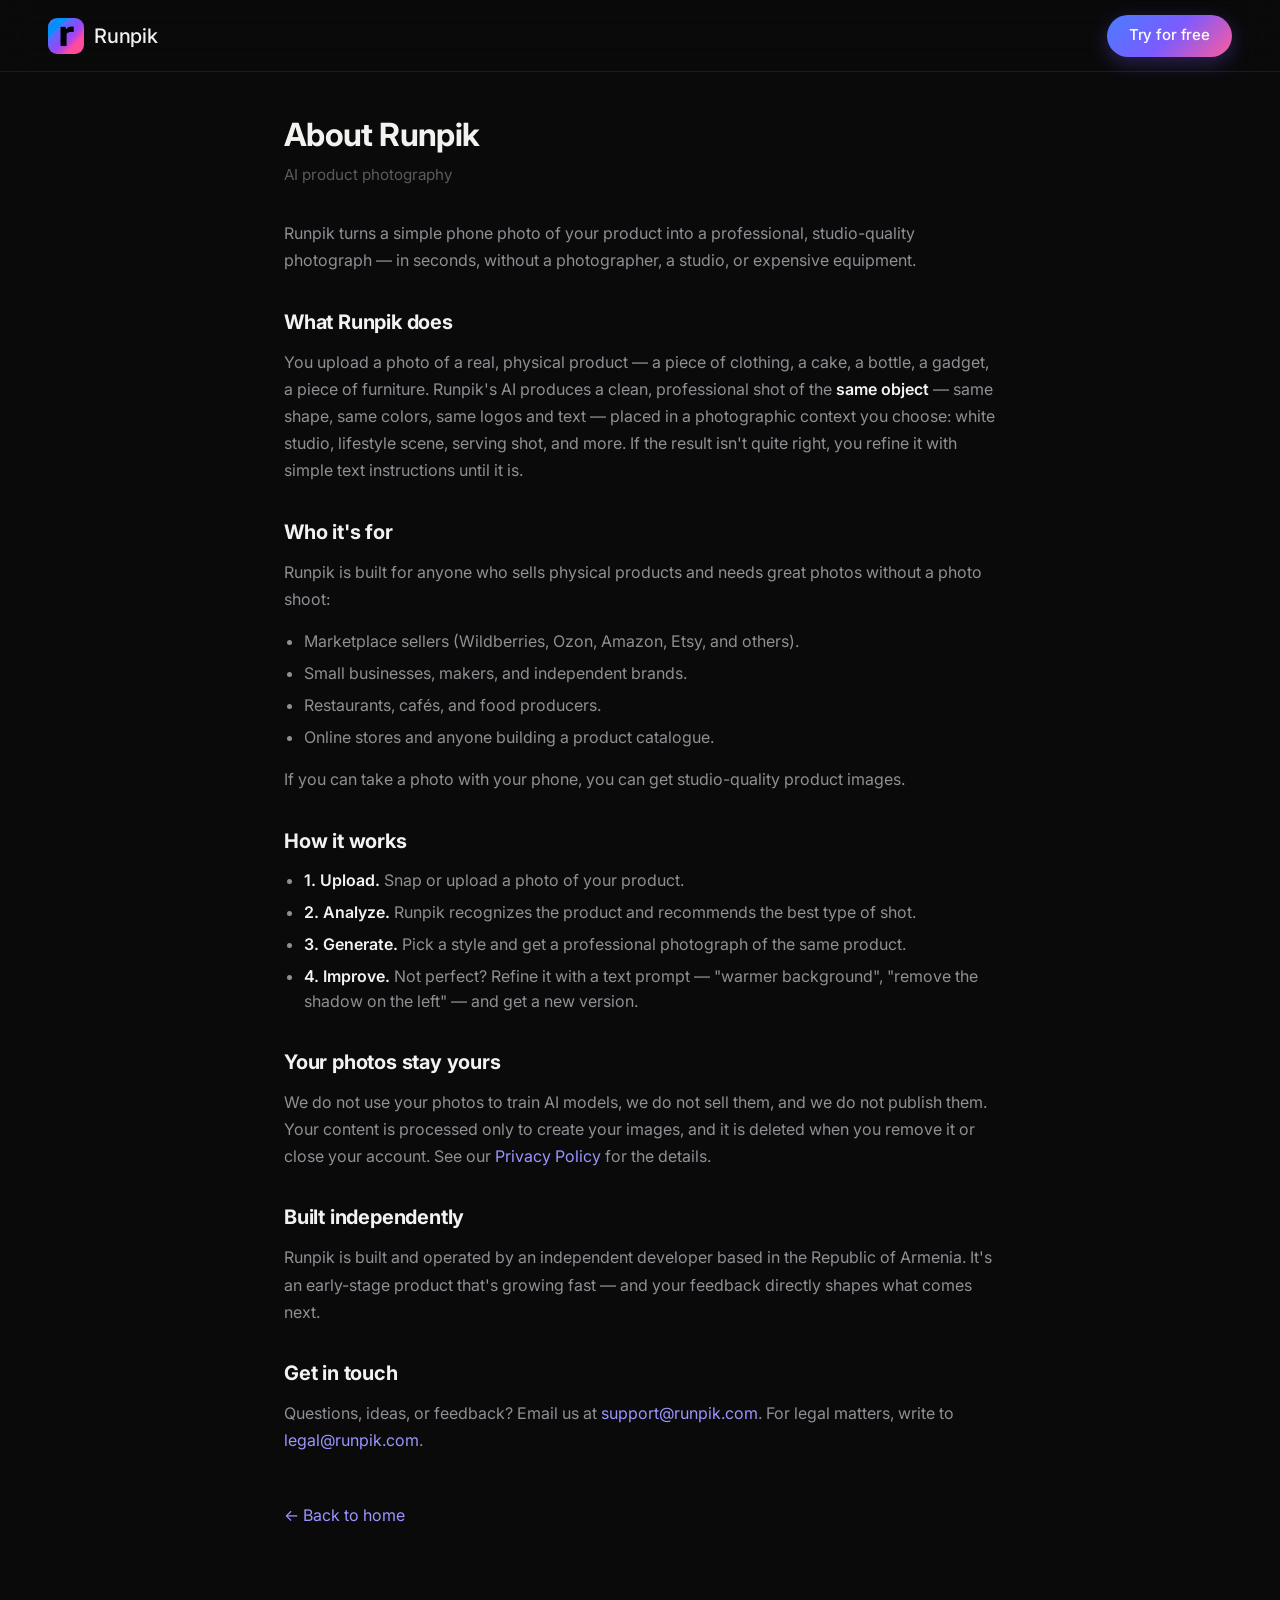
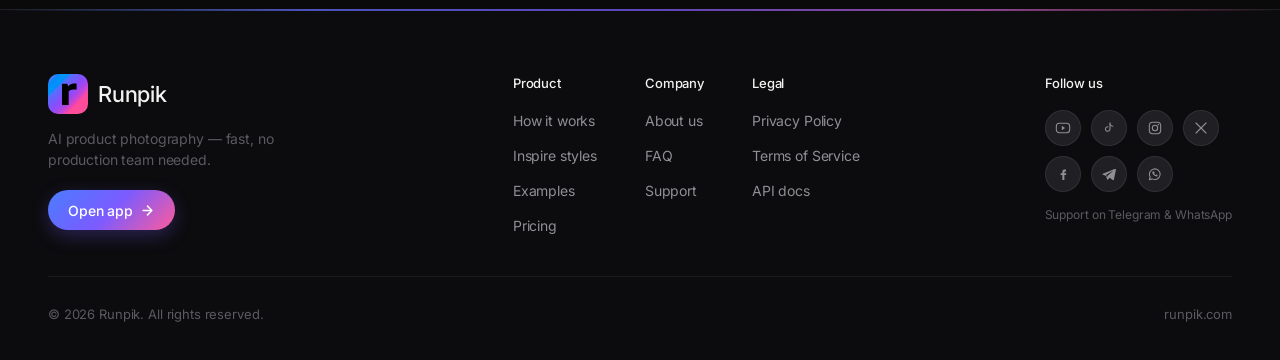
<file: about.html>
<!DOCTYPE html>
<html lang="en">
<head>
  <meta charset="UTF-8">
  <meta name="viewport" content="width=device-width, initial-scale=1.0">
  <title>About Runpik — Runpik</title>
  <meta name="description" content="Runpik turns a phone photo of your product into a studio-quality photograph in seconds — no studio, no photographer.">
  <link rel="icon" type="image/png" sizes="256x256" href="assets/favicon.png">
  <link rel="apple-touch-icon" href="assets/apple-touch-icon.png">
  <link rel="preconnect" href="https://fonts.googleapis.com">
  <link rel="preconnect" href="https://fonts.gstatic.com" crossorigin>
  <link href="https://fonts.googleapis.com/css2?family=Inter:wght@400;500;600;700&display=swap" rel="stylesheet">
  <link rel="stylesheet" href="landing.css">
</head>
<body>
  <nav class="site-nav">
    <a class="brand" href="index.html"><img class="mark" src="assets/runpik-logo.png" alt="Runpik"><span class="word">Runpik</span></a>
    <a class="btn-grad" href="https://app.runpik.com" target="_blank" rel="noopener">Try for free</a>
  </nav>

  <main class="legal">
    <h1>About Runpik</h1>
    <p class="last-updated">AI product photography</p>

    <p>Runpik turns a simple phone photo of your product into a professional, studio-quality photograph — in seconds, without a photographer, a studio, or expensive equipment.</p>

    <h2>What Runpik does</h2>
    <p>You upload a photo of a real, physical product — a piece of clothing, a cake, a bottle, a gadget, a piece of furniture. Runpik's AI produces a clean, professional shot of the <strong>same object</strong> — same shape, same colors, same logos and text — placed in a photographic context you choose: white studio, lifestyle scene, serving shot, and more. If the result isn't quite right, you refine it with simple text instructions until it is.</p>

    <h2>Who it's for</h2>
    <p>Runpik is built for anyone who sells physical products and needs great photos without a photo shoot:</p>
    <ul>
      <li>Marketplace sellers (Wildberries, Ozon, Amazon, Etsy, and others).</li>
      <li>Small businesses, makers, and independent brands.</li>
      <li>Restaurants, cafés, and food producers.</li>
      <li>Online stores and anyone building a product catalogue.</li>
    </ul>
    <p>If you can take a photo with your phone, you can get studio-quality product images.</p>

    <h2>How it works</h2>
    <ul>
      <li><strong>1. Upload.</strong> Snap or upload a photo of your product.</li>
      <li><strong>2. Analyze.</strong> Runpik recognizes the product and recommends the best type of shot.</li>
      <li><strong>3. Generate.</strong> Pick a style and get a professional photograph of the same product.</li>
      <li><strong>4. Improve.</strong> Not perfect? Refine it with a text prompt — "warmer background", "remove the shadow on the left" — and get a new version.</li>
    </ul>

    <h2>Your photos stay yours</h2>
    <p>We do not use your photos to train AI models, we do not sell them, and we do not publish them. Your content is processed only to create your images, and it is deleted when you remove it or close your account. See our <a href="privacy.html">Privacy Policy</a> for the details.</p>

    <h2>Built independently</h2>
    <p>Runpik is built and operated by an independent developer based in the Republic of Armenia. It's an early-stage product that's growing fast — and your feedback directly shapes what comes next.</p>

    <h2>Get in touch</h2>
    <p>Questions, ideas, or feedback? Email us at <a href="mailto:support@runpik.com">support@runpik.com</a>. For legal matters, write to <a href="mailto:legal@runpik.com">legal@runpik.com</a>.</p>

    <p style="margin-top: 3rem;"><a href="index.html">&larr; Back to home</a></p>
  </main>

  <footer>
    <div class="foot-inner">
      <div class="foot-top">
        <div class="foot-brand">
          <a class="brand" href="index.html"><img class="mark" src="assets/runpik-logo.png" alt="Runpik"><span class="word">Runpik</span></a>
          <p class="tagline">AI product photography — fast, no production team needed.</p>
          <a class="openapp" href="https://app.runpik.com" target="_blank" rel="noopener">Open app <svg width="16" height="16" viewBox="0 0 24 24" fill="none" stroke="currentColor" stroke-width="2.4" stroke-linecap="round" stroke-linejoin="round"><path d="M5 12h13"/><path d="m12 5 7 7-7 7"/></svg></a>
        </div>
        <div class="foot-cols">
          <div class="col">
            <div class="col-h">Product</div>
            <div class="col-links">
              <a href="index.html#how-it-works">How it works</a>
              <a href="index.html#inspire">Inspire styles</a>
              <a href="index.html#examples">Examples</a>
              <a href="index.html#pricing">Pricing</a>
            </div>
          </div>
          <div class="col">
            <div class="col-h">Company</div>
            <div class="col-links">
              <a href="about.html">About us</a>
              <a href="faq.html">FAQ</a>
              <a href="support.html">Support</a>
            </div>
          </div>
          <div class="col">
            <div class="col-h">Legal</div>
            <div class="col-links">
              <a href="privacy.html">Privacy Policy</a>
              <a href="terms.html">Terms of Service</a>
              <a href="api-docs/">API docs</a>
            </div>
          </div>
        </div>
        <div class="foot-soc">
          <div class="soc-h">Follow us</div>
          <div class="socials">
            <a class="soc" href="#" target="_blank" rel="noopener" aria-label="YouTube"><svg width="16" height="16" viewBox="0 0 24 24" fill="none"><rect x="2" y="5" width="20" height="14" rx="4.5" stroke="currentColor" stroke-width="1.6"/><path d="M10.2 8.8 15.2 12l-5 3.2z" fill="currentColor"/></svg></a>
            <a class="soc" href="#" target="_blank" rel="noopener" aria-label="TikTok"><svg width="16" height="16" viewBox="0 0 24 24" fill="none" stroke="currentColor" stroke-width="1.6" stroke-linecap="round" stroke-linejoin="round"><path d="M13.5 4v9.6a3.4 3.4 0 1 1-3.2-3.4"/><path d="M13.5 6.2c.7 1.8 2.2 3 4.3 3.2"/></svg></a>
            <a class="soc" href="#" target="_blank" rel="noopener" aria-label="Instagram"><svg width="16" height="16" viewBox="0 0 24 24" fill="none" stroke="currentColor" stroke-width="1.6"><rect x="3.5" y="3.5" width="17" height="17" rx="5"/><circle cx="12" cy="12" r="4"/><circle cx="17" cy="7" r="1.1" fill="currentColor" stroke="none"/></svg></a>
            <a class="soc" href="#" target="_blank" rel="noopener" aria-label="X"><svg width="16" height="16" viewBox="0 0 24 24" fill="none" stroke="currentColor" stroke-width="1.7" stroke-linecap="round"><path d="M4.5 4.5 19.5 19.5"/><path d="M19.5 4.5 4.5 19.5"/></svg></a>
            <a class="soc" href="#" target="_blank" rel="noopener" aria-label="Facebook"><svg width="16" height="16" viewBox="0 0 24 24" fill="currentColor"><path d="M14.5 8.2h2V5.4c-.4 0-1.2-.1-2.1-.1-2 0-3.4 1.2-3.4 3.5v1.9H8.4v2.9h2.6V21h3.1v-7.4h2.5l.4-2.9h-2.9V9c0-.5.3-.8 1-.8z"/></svg></a>
            <a class="soc" href="#" target="_blank" rel="noopener" aria-label="Telegram"><svg width="16" height="16" viewBox="0 0 24 24" fill="currentColor"><path d="M21.5 4.3 2.8 11.5c-.9.3-.9 1.5 0 1.8l4.5 1.4 1.7 5.2c.2.7 1.1.8 1.6.3l2.5-2.4 4.5 3.3c.6.5 1.5.1 1.7-.6l3.1-14.8c.2-.9-.7-1.7-1.4-1.4zM7.9 13.3l9.4-5.8c.2-.1.4.2.2.3l-7.6 7c-.3.2-.4.6-.5 1l-.3 2.1z"/></svg></a>
            <a class="soc" href="#" target="_blank" rel="noopener" aria-label="WhatsApp"><svg width="16" height="16" viewBox="0 0 24 24" fill="none" stroke="currentColor" stroke-width="1.6" stroke-linecap="round" stroke-linejoin="round"><path d="M3.5 20.5l1.3-4.1a8 8 0 1 1 3 2.9z"/><path d="M9 8.6c.2-.5.4-.5.7-.5h.5c.2 0 .4 0 .6.5l.6 1.4c.1.2 0 .4-.1.5l-.4.5c-.1.2-.2.3 0 .6.3.5.8 1.1 1.4 1.5.5.4.8.4 1 .3l.5-.5c.2-.2.4-.1.5-.1l1.3.7c.3.1.4.3.4.4 0 .6-.4 1.3-.8 1.5-.7.4-1.5.4-3-.3-1.8-.8-3-2.5-3.4-3.1-.3-.5-.8-1.5-.8-2.4 0-.6.2-1 .5-1.4z" fill="currentColor" stroke="none"/></svg></a>
          </div>
          <div class="soc-note">Support on Telegram &amp; WhatsApp</div>
        </div>
      </div>
      <div class="foot-div"></div>
      <div class="foot-bottom">
        <div class="copy">&copy; 2026 Runpik. All rights reserved.</div>
        <span class="dotcom">runpik.com</span>
      </div>
    </div>
  </footer>
</body>
</html>
</file>
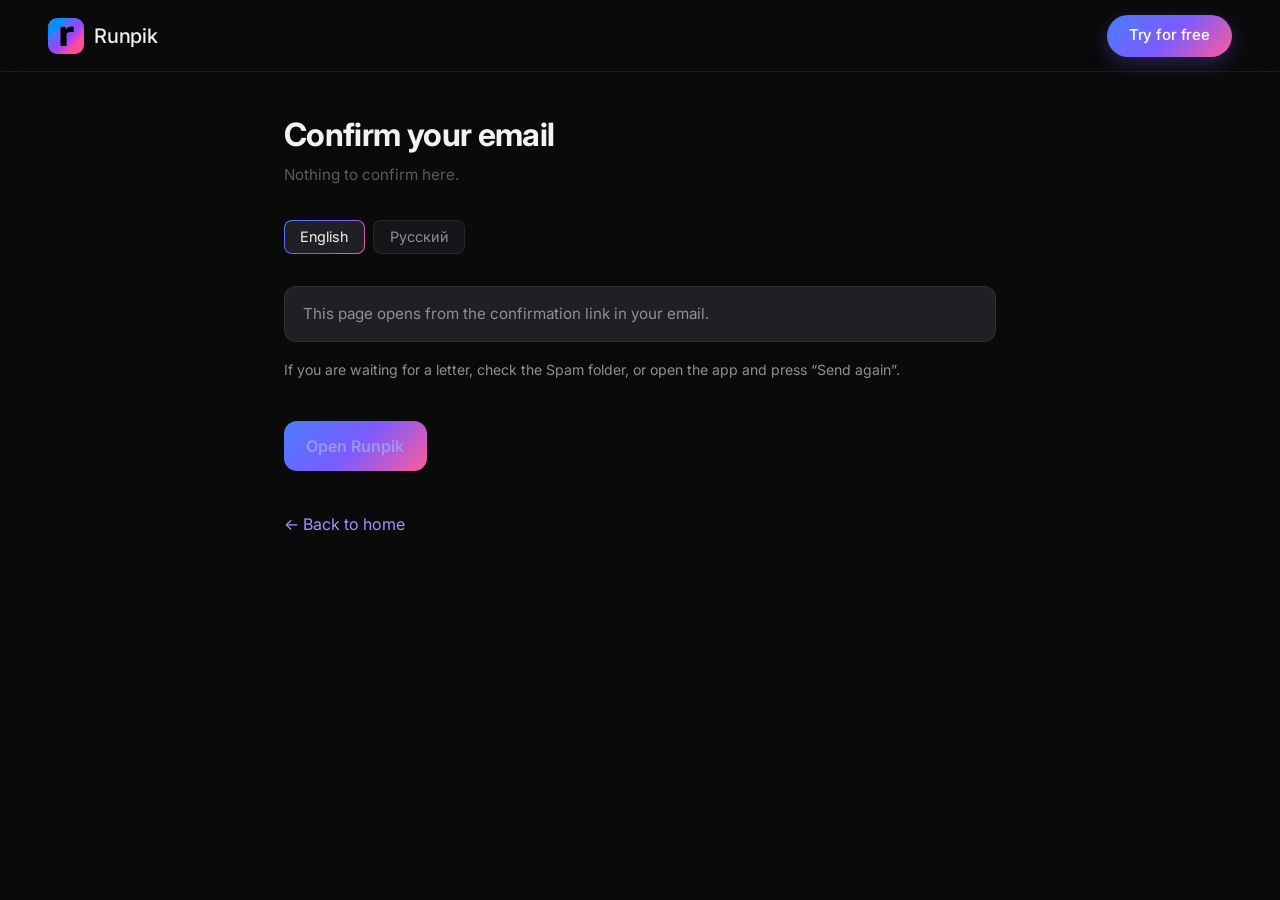
<file: confirm.html>
<!DOCTYPE html>
<html lang="en">
<head>
  <meta charset="UTF-8">
  <meta name="viewport" content="width=device-width, initial-scale=1.0">
  <meta name="robots" content="noindex">
  <title>Confirm your email — Runpik</title>
  <meta name="description" content="Email confirmation for your Runpik account.">
  <link rel="icon" type="image/png" sizes="256x256" href="assets/favicon.png">
  <link rel="apple-touch-icon" href="assets/apple-touch-icon.png">
  <link rel="preconnect" href="https://fonts.googleapis.com">
  <link rel="preconnect" href="https://fonts.gstatic.com" crossorigin>
  <link href="https://fonts.googleapis.com/css2?family=Inter:wght@400;500;600;700&display=swap" rel="stylesheet">
  <link rel="stylesheet" href="landing.css">
  <style>
    .rp-msg { margin-top: 1.25rem; padding: 0.95rem 1.1rem; border-radius: 12px; font-size: 0.95rem; line-height: 1.55; }
    .rp-msg.err { border: 1px solid rgba(255,91,91,0.35); background: rgba(255,91,91,0.08); color: #ffb4b4; }
    .rp-msg.ok  { border: 1px solid rgba(123,224,163,0.35); background: rgba(123,224,163,0.08); color: #9be8bd; }
    .rp-msg.neutral { border: 1px solid var(--line, #2a2a30); background: var(--surface-2, #1F1F24); color: var(--ink2); }
    .rp-why { margin-top: 1rem; color: var(--ink3); font-size: 0.88rem; line-height: 1.6; }
    .rp-cta { display: inline-block; margin-top: 1.5rem; padding: 0.8rem 1.4rem; border-radius: 13px; background: var(--grad); color: #fff; font-weight: 600; text-decoration: none; }
    .rp-code { margin-top: 1.1rem; color: var(--ink3); font-size: 0.76rem; font-family: ui-monospace, SFMono-Regular, Menlo, monospace; opacity: 0.75; }
  </style>
</head>
<body>
  <nav class="site-nav">
    <a class="brand" href="index.html"><img class="mark" src="assets/runpik-logo.png" alt="Runpik"><span class="word">Runpik</span></a>
    <a class="btn-grad" href="https://app.runpik.com" target="_blank" rel="noopener">Try for free</a>
  </nav>

  <main class="legal">
    <h1 id="rp-title">Confirm your email</h1>
    <p class="last-updated" id="rp-subtitle">&nbsp;</p>

    <div class="locale-toggle" role="group" aria-label="Language">
      <button type="button" data-locale="en" class="active">English</button>
      <button type="button" data-locale="ru">Русский</button>
    </div>

    <div id="rp-status" class="rp-msg neutral"></div>
    <p class="rp-why" id="rp-why"></p>
    <a class="rp-cta" id="rp-cta" href="https://app.runpik.com" target="_blank" rel="noopener">Open Runpik</a>
    <p class="rp-code" id="rp-code" style="display:none"></p>

    <p style="margin-top: 2.5rem;"><a href="index.html">&larr; Back to home</a></p>
  </main>

  <script>
    (function () {
      var STORAGE_KEY = 'runpik_reset_locale'; // та же память языка, что у сброса пароля

      var T = {
        en: {
          title: 'Confirm your email',
          ok: {
            subtitle: 'Your email address is confirmed.',
            status: 'Email confirmed. Go back to the Runpik app and sign in — your 10 free credits are already on your account.',
            why: '',
            cta: 'Open Runpik',
          },
          err: {
            subtitle: 'This link did not work.',
            status: 'This confirmation link is invalid or has expired.',
            why: 'Two things make a link stop working: it is older than 24 hours, or a newer confirmation email has been sent since — only the most recent letter works. Open the app and press “Send again”, then use the newest email.',
            cta: 'Open Runpik',
          },
          none: {
            subtitle: 'Nothing to confirm here.',
            status: 'This page opens from the confirmation link in your email.',
            why: 'If you are waiting for a letter, check the Spam folder, or open the app and press “Send again”.',
            cta: 'Open Runpik',
          },
        },
        ru: {
          title: 'Подтверждение почты',
          ok: {
            subtitle: 'Адрес подтверждён.',
            status: 'Почта подтверждена. Вернитесь в приложение Runpik и войдите — 10 бесплатных кредитов уже на счету.',
            why: '',
            cta: 'Открыть Runpik',
          },
          err: {
            subtitle: 'Ссылка не сработала.',
            status: 'Эта ссылка подтверждения недействительна или устарела.',
            why: 'Ссылка перестаёт работать по двум причинам: прошло больше суток или с тех пор было отправлено новое письмо — действует только самое последнее. Откройте приложение, нажмите «Отправить ещё раз» и перейдите по ссылке из нового письма.',
            cta: 'Открыть Runpik',
          },
          none: {
            subtitle: 'Здесь нечего подтверждать.',
            status: 'Эту страницу открывают по ссылке из письма с подтверждением.',
            why: 'Если ждёте письмо — загляните в папку «Спам» или откройте приложение и нажмите «Отправить ещё раз».',
            cta: 'Открыть Runpik',
          },
        },
      };

      // ---- Что нам сказал Supabase -------------------------------------
      // Отказ он кладёт в якорь: #error=access_denied&error_code=otp_expired
      // Успех — в запрос: ?code=... (поток PKCE) или в якорь #access_token=…
      // ⛔ Код НЕ обмениваем: проверочная строка живёт в приложении, а не здесь.
      // Наше дело — сказать человеку правду, а не завести ему сессию в браузере.
      var hash = new URLSearchParams((window.location.hash || '').replace(/^#/, ''));
      var query = new URLSearchParams(window.location.search || '');

      var errorCode = hash.get('error_code') || query.get('error_code') ||
                      hash.get('error') || query.get('error');
      var hasSuccess = !!(query.get('code') || hash.get('access_token'));

      var state = errorCode ? 'err' : (hasSuccess ? 'ok' : 'none');

      var lang = (function () {
        try { var s = localStorage.getItem(STORAGE_KEY); if (s === 'en' || s === 'ru') return s; } catch (e) {}
        return (navigator.language || 'en').toLowerCase().startsWith('ru') ? 'ru' : 'en';
      })();

      var statusEl = document.getElementById('rp-status');
      var whyEl = document.getElementById('rp-why');
      var ctaEl = document.getElementById('rp-cta');
      var codeEl = document.getElementById('rp-code');

      function applyLang(l) {
        lang = l;
        try { localStorage.setItem(STORAGE_KEY, l); } catch (e) {}
        document.documentElement.lang = l;
        var t = T[l], s = t[state];
        document.getElementById('rp-title').textContent = t.title;
        document.getElementById('rp-subtitle').textContent = s.subtitle;
        statusEl.className = 'rp-msg ' + (state === 'ok' ? 'ok' : state === 'err' ? 'err' : 'neutral');
        statusEl.textContent = s.status;
        whyEl.textContent = s.why;
        whyEl.style.display = s.why ? 'block' : 'none';
        ctaEl.textContent = s.cta;
        document.querySelectorAll('.locale-toggle button').forEach(function (b) {
          b.classList.toggle('active', b.dataset.locale === l);
        });
      }

      document.querySelectorAll('.locale-toggle button').forEach(function (b) {
        b.addEventListener('click', function () { applyLang(b.dataset.locale); });
      });

      applyLang(lang);

      // Техническая строка — чтобы поддержка не гадала, что именно отказало.
      if (state === 'err' && errorCode) {
        codeEl.style.display = 'block';
        codeEl.textContent = errorCode;
      }

      // Адрес чистим: в нём лежат одноразовые значения, им не место
      // в истории браузера и в заголовке страницы.
      if (window.history && window.history.replaceState) {
        try { window.history.replaceState({}, document.title, window.location.pathname); } catch (e) {}
      }
    })();
  </script>
</body>
</html>
</file>
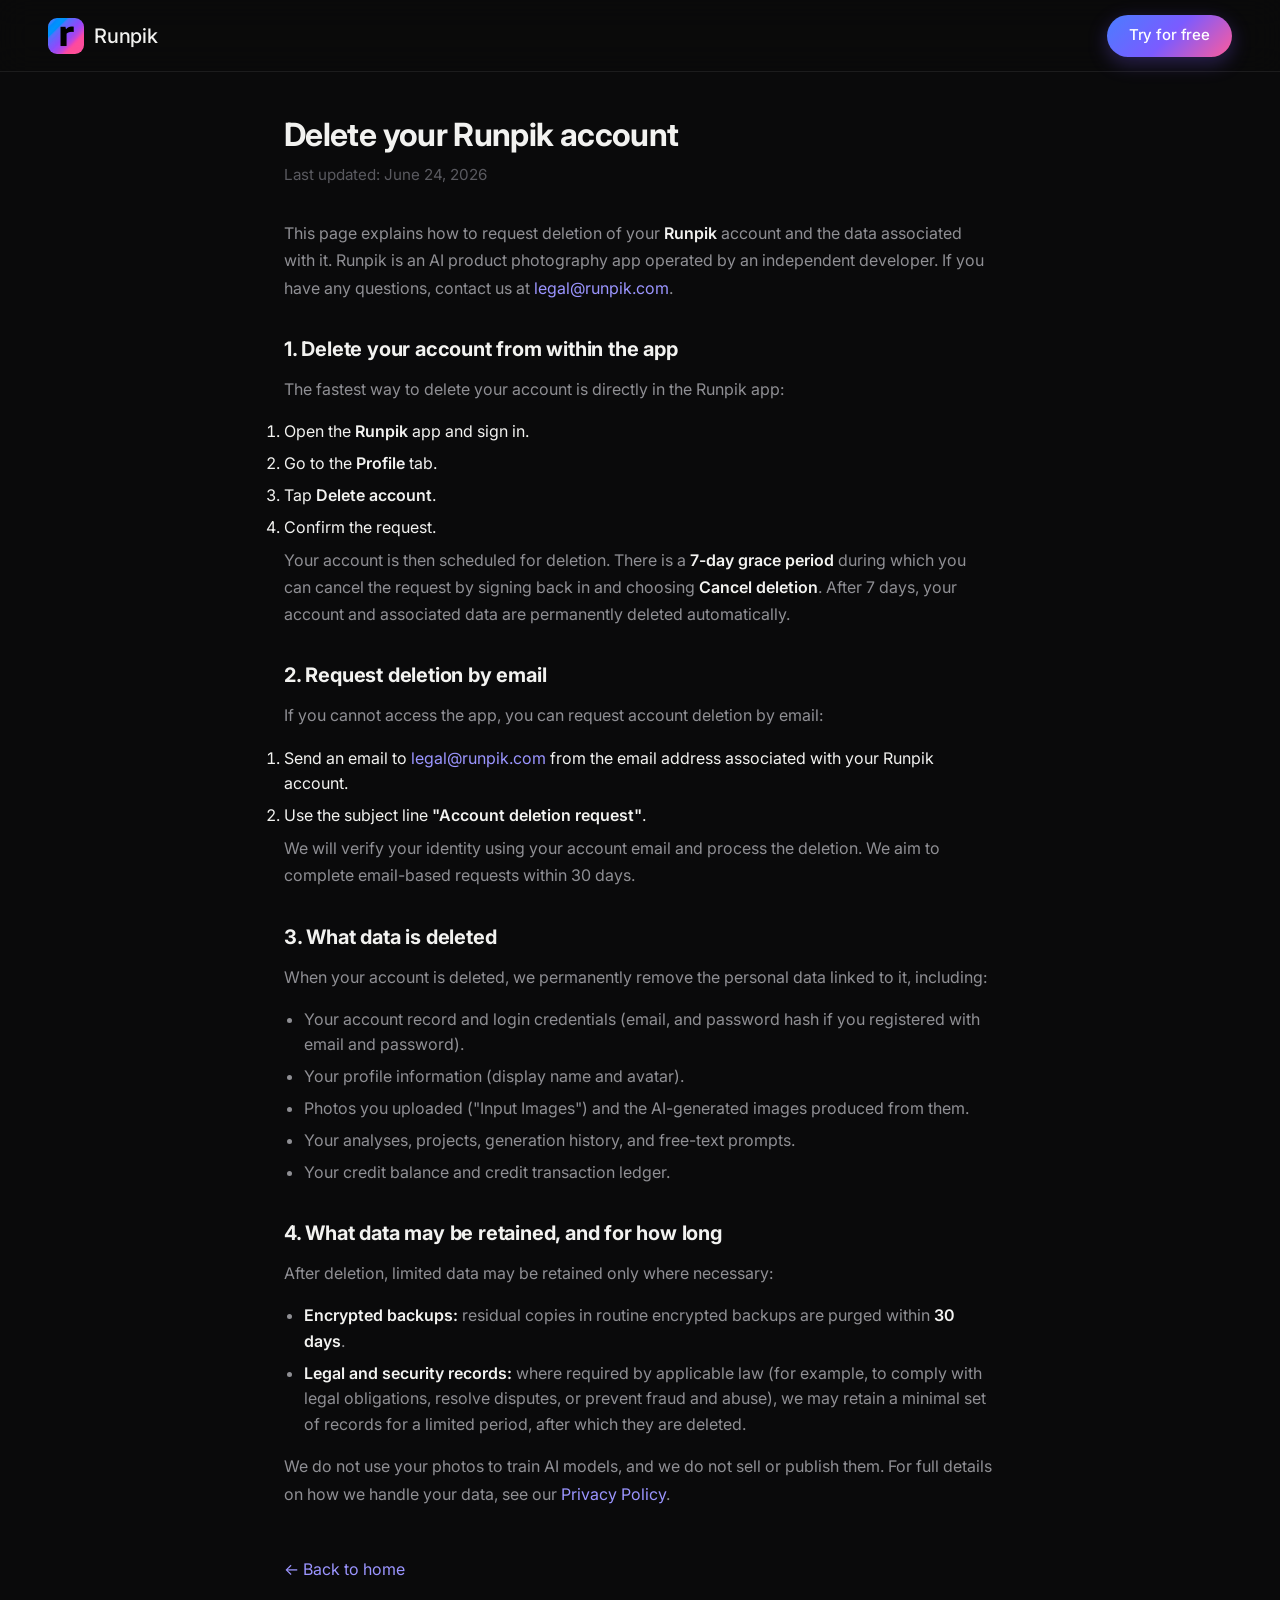
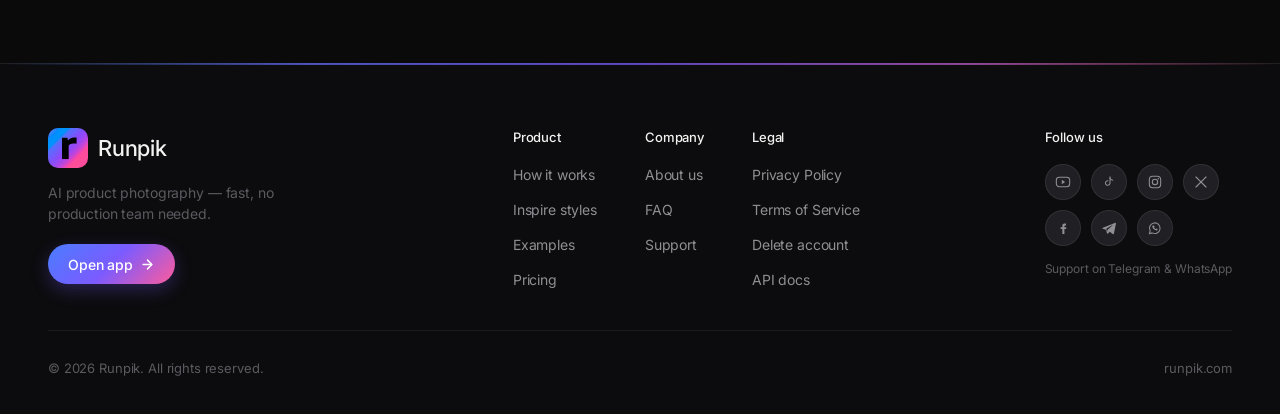
<file: delete-account.html>
<!DOCTYPE html>
<html lang="en">
<head>
  <meta charset="UTF-8">
  <meta name="viewport" content="width=device-width, initial-scale=1.0">
  <title>Delete your account — Runpik</title>
  <meta name="description" content="How to delete your Runpik account, what data is removed, and what is retained.">
  <link rel="icon" type="image/png" sizes="256x256" href="assets/favicon.png">
  <link rel="apple-touch-icon" href="assets/apple-touch-icon.png">
  <link rel="preconnect" href="https://fonts.googleapis.com">
  <link rel="preconnect" href="https://fonts.gstatic.com" crossorigin>
  <link href="https://fonts.googleapis.com/css2?family=Inter:wght@400;500;600;700&display=swap" rel="stylesheet">
  <link rel="stylesheet" href="landing.css">
</head>
<body>
  <nav class="site-nav">
    <a class="brand" href="index.html"><img class="mark" src="assets/runpik-logo.png" alt="Runpik"><span class="word">Runpik</span></a>
    <a class="btn-grad" href="https://app.runpik.com" target="_blank" rel="noopener">Try for free</a>
  </nav>

  <main class="legal">
    <h1>Delete your Runpik account</h1>
    <p class="last-updated">Last updated: June 24, 2026</p>

    <p>This page explains how to request deletion of your <strong>Runpik</strong> account and the data associated with it. Runpik is an AI product photography app operated by an independent developer. If you have any questions, contact us at <a href="mailto:legal@runpik.com">legal@runpik.com</a>.</p>

    <h2>1. Delete your account from within the app</h2>
    <p>The fastest way to delete your account is directly in the Runpik app:</p>
    <ol>
      <li>Open the <strong>Runpik</strong> app and sign in.</li>
      <li>Go to the <strong>Profile</strong> tab.</li>
      <li>Tap <strong>Delete account</strong>.</li>
      <li>Confirm the request.</li>
    </ol>
    <p>Your account is then scheduled for deletion. There is a <strong>7-day grace period</strong> during which you can cancel the request by signing back in and choosing <strong>Cancel deletion</strong>. After 7 days, your account and associated data are permanently deleted automatically.</p>

    <h2>2. Request deletion by email</h2>
    <p>If you cannot access the app, you can request account deletion by email:</p>
    <ol>
      <li>Send an email to <a href="mailto:legal@runpik.com">legal@runpik.com</a> from the email address associated with your Runpik account.</li>
      <li>Use the subject line <strong>"Account deletion request"</strong>.</li>
    </ol>
    <p>We will verify your identity using your account email and process the deletion. We aim to complete email-based requests within 30 days.</p>

    <h2>3. What data is deleted</h2>
    <p>When your account is deleted, we permanently remove the personal data linked to it, including:</p>
    <ul>
      <li>Your account record and login credentials (email, and password hash if you registered with email and password).</li>
      <li>Your profile information (display name and avatar).</li>
      <li>Photos you uploaded ("Input Images") and the AI-generated images produced from them.</li>
      <li>Your analyses, projects, generation history, and free-text prompts.</li>
      <li>Your credit balance and credit transaction ledger.</li>
    </ul>

    <h2>4. What data may be retained, and for how long</h2>
    <p>After deletion, limited data may be retained only where necessary:</p>
    <ul>
      <li><strong>Encrypted backups:</strong> residual copies in routine encrypted backups are purged within <strong>30 days</strong>.</li>
      <li><strong>Legal and security records:</strong> where required by applicable law (for example, to comply with legal obligations, resolve disputes, or prevent fraud and abuse), we may retain a minimal set of records for a limited period, after which they are deleted.</li>
    </ul>
    <p>We do not use your photos to train AI models, and we do not sell or publish them. For full details on how we handle your data, see our <a href="privacy.html">Privacy Policy</a>.</p>

    <p style="margin-top: 3rem;"><a href="index.html">&larr; Back to home</a></p>
  </main>

  <footer>
    <div class="foot-inner">
      <div class="foot-top">
        <div class="foot-brand">
          <a class="brand" href="index.html"><img class="mark" src="assets/runpik-logo.png" alt="Runpik"><span class="word">Runpik</span></a>
          <p class="tagline">AI product photography — fast, no production team needed.</p>
          <a class="openapp" href="https://app.runpik.com" target="_blank" rel="noopener">Open app <svg width="16" height="16" viewBox="0 0 24 24" fill="none" stroke="currentColor" stroke-width="2.4" stroke-linecap="round" stroke-linejoin="round"><path d="M5 12h13"/><path d="m12 5 7 7-7 7"/></svg></a>
        </div>
        <div class="foot-cols">
          <div class="col">
            <div class="col-h">Product</div>
            <div class="col-links">
              <a href="index.html#how-it-works">How it works</a>
              <a href="index.html#inspire">Inspire styles</a>
              <a href="index.html#examples">Examples</a>
              <a href="index.html#pricing">Pricing</a>
            </div>
          </div>
          <div class="col">
            <div class="col-h">Company</div>
            <div class="col-links">
              <a href="about.html">About us</a>
              <a href="faq.html">FAQ</a>
              <a href="support.html">Support</a>
            </div>
          </div>
          <div class="col">
            <div class="col-h">Legal</div>
            <div class="col-links">
              <a href="privacy.html">Privacy Policy</a>
              <a href="terms.html">Terms of Service</a>
              <a href="delete-account.html">Delete account</a>
              <a href="api-docs/">API docs</a>
            </div>
          </div>
        </div>
        <div class="foot-soc">
          <div class="soc-h">Follow us</div>
          <div class="socials">
            <a class="soc" href="#" target="_blank" rel="noopener" aria-label="YouTube"><svg width="16" height="16" viewBox="0 0 24 24" fill="none"><rect x="2" y="5" width="20" height="14" rx="4.5" stroke="currentColor" stroke-width="1.6"/><path d="M10.2 8.8 15.2 12l-5 3.2z" fill="currentColor"/></svg></a>
            <a class="soc" href="#" target="_blank" rel="noopener" aria-label="TikTok"><svg width="16" height="16" viewBox="0 0 24 24" fill="none" stroke="currentColor" stroke-width="1.6" stroke-linecap="round" stroke-linejoin="round"><path d="M13.5 4v9.6a3.4 3.4 0 1 1-3.2-3.4"/><path d="M13.5 6.2c.7 1.8 2.2 3 4.3 3.2"/></svg></a>
            <a class="soc" href="#" target="_blank" rel="noopener" aria-label="Instagram"><svg width="16" height="16" viewBox="0 0 24 24" fill="none" stroke="currentColor" stroke-width="1.6"><rect x="3.5" y="3.5" width="17" height="17" rx="5"/><circle cx="12" cy="12" r="4"/><circle cx="17" cy="7" r="1.1" fill="currentColor" stroke="none"/></svg></a>
            <a class="soc" href="#" target="_blank" rel="noopener" aria-label="X"><svg width="16" height="16" viewBox="0 0 24 24" fill="none" stroke="currentColor" stroke-width="1.7" stroke-linecap="round"><path d="M4.5 4.5 19.5 19.5"/><path d="M19.5 4.5 4.5 19.5"/></svg></a>
            <a class="soc" href="#" target="_blank" rel="noopener" aria-label="Facebook"><svg width="16" height="16" viewBox="0 0 24 24" fill="currentColor"><path d="M14.5 8.2h2V5.4c-.4 0-1.2-.1-2.1-.1-2 0-3.4 1.2-3.4 3.5v1.9H8.4v2.9h2.6V21h3.1v-7.4h2.5l.4-2.9h-2.9V9c0-.5.3-.8 1-.8z"/></svg></a>
            <a class="soc" href="#" target="_blank" rel="noopener" aria-label="Telegram"><svg width="16" height="16" viewBox="0 0 24 24" fill="currentColor"><path d="M21.5 4.3 2.8 11.5c-.9.3-.9 1.5 0 1.8l4.5 1.4 1.7 5.2c.2.7 1.1.8 1.6.3l2.5-2.4 4.5 3.3c.6.5 1.5.1 1.7-.6l3.1-14.8c.2-.9-.7-1.7-1.4-1.4zM7.9 13.3l9.4-5.8c.2-.1.4.2.2.3l-7.6 7c-.3.2-.4.6-.5 1l-.3 2.1z"/></svg></a>
            <a class="soc" href="#" target="_blank" rel="noopener" aria-label="WhatsApp"><svg width="16" height="16" viewBox="0 0 24 24" fill="none" stroke="currentColor" stroke-width="1.6" stroke-linecap="round" stroke-linejoin="round"><path d="M3.5 20.5l1.3-4.1a8 8 0 1 1 3 2.9z"/><path d="M9 8.6c.2-.5.4-.5.7-.5h.5c.2 0 .4 0 .6.5l.6 1.4c.1.2 0 .4-.1.5l-.4.5c-.1.2-.2.3 0 .6.3.5.8 1.1 1.4 1.5.5.4.8.4 1 .3l.5-.5c.2-.2.4-.1.5-.1l1.3.7c.3.1.4.3.4.4 0 .6-.4 1.3-.8 1.5-.7.4-1.5.4-3-.3-1.8-.8-3-2.5-3.4-3.1-.3-.5-.8-1.5-.8-2.4 0-.6.2-1 .5-1.4z" fill="currentColor" stroke="none"/></svg></a>
          </div>
          <div class="soc-note">Support on Telegram &amp; WhatsApp</div>
        </div>
      </div>
      <div class="foot-div"></div>
      <div class="foot-bottom">
        <div class="copy">&copy; 2026 Runpik. All rights reserved.</div>
        <span class="dotcom">runpik.com</span>
      </div>
    </div>
  </footer>
</body>
</html>
</file>
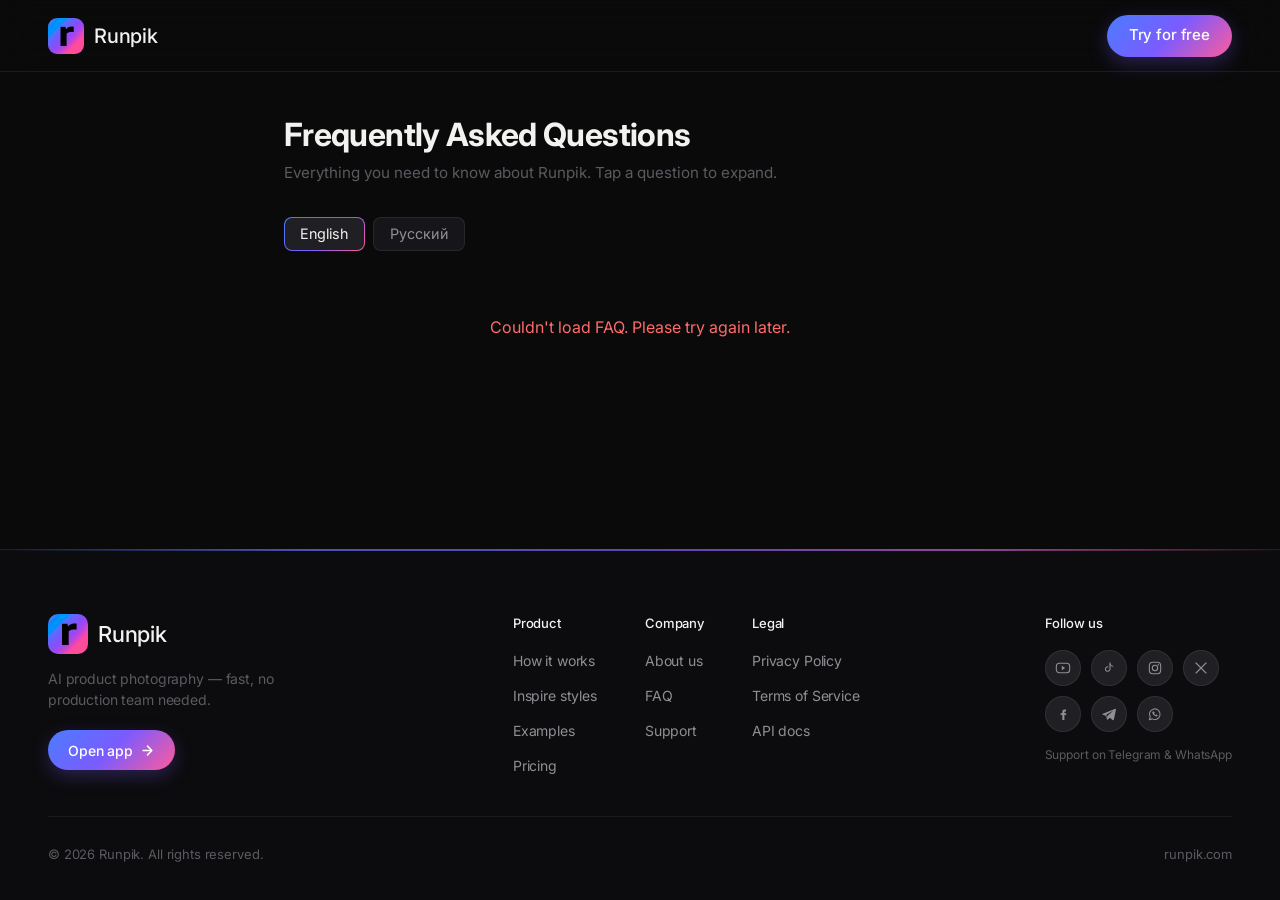
<file: faq.html>
<!DOCTYPE html>
<html lang="en">
<head>
  <meta charset="UTF-8">
  <meta name="viewport" content="width=device-width, initial-scale=1.0">
  <title>FAQ — Runpik</title>
  <meta name="description" content="Frequently asked questions about Runpik — AI product photography for marketplaces.">
  <link rel="icon" type="image/png" sizes="256x256" href="assets/favicon.png">
  <link rel="apple-touch-icon" href="assets/apple-touch-icon.png">
  <link rel="preconnect" href="https://fonts.googleapis.com">
  <link rel="preconnect" href="https://fonts.gstatic.com" crossorigin>
  <link href="https://fonts.googleapis.com/css2?family=Inter:wght@400;500;600;700&display=swap" rel="stylesheet">
  <link rel="stylesheet" href="landing.css">
</head>
<body>
  <nav class="site-nav">
    <a class="brand" href="index.html"><img class="mark" src="assets/runpik-logo.png" alt="Runpik"><span class="word">Runpik</span></a>
    <a class="btn-grad" href="https://app.runpik.com" target="_blank" rel="noopener">Try for free</a>
  </nav>

  <main class="faq">
    <h1 id="faq-title">Frequently Asked Questions</h1>
    <p class="subtitle" id="faq-subtitle">Everything you need to know about Runpik. Tap a question to expand.</p>

    <div class="locale-toggle" role="group" aria-label="Language">
      <button type="button" data-locale="en" class="active">English</button>
      <button type="button" data-locale="ru">Русский</button>
    </div>

    <div id="faq-list" class="faq-list">
      <div class="faq-loading">Loading…</div>
    </div>
  </main>

  <footer>
    <div class="foot-inner">
      <div class="foot-top">
        <div class="foot-brand">
          <a class="brand" href="index.html"><img class="mark" src="assets/runpik-logo.png" alt="Runpik"><span class="word">Runpik</span></a>
          <p class="tagline">AI product photography — fast, no production team needed.</p>
          <a class="openapp" href="https://app.runpik.com" target="_blank" rel="noopener">Open app <svg width="16" height="16" viewBox="0 0 24 24" fill="none" stroke="currentColor" stroke-width="2.4" stroke-linecap="round" stroke-linejoin="round"><path d="M5 12h13"/><path d="m12 5 7 7-7 7"/></svg></a>
        </div>
        <div class="foot-cols">
          <div class="col">
            <div class="col-h">Product</div>
            <div class="col-links">
              <a href="index.html#how-it-works">How it works</a>
              <a href="index.html#inspire">Inspire styles</a>
              <a href="index.html#examples">Examples</a>
              <a href="index.html#pricing">Pricing</a>
            </div>
          </div>
          <div class="col">
            <div class="col-h">Company</div>
            <div class="col-links">
              <a href="about.html">About us</a>
              <a href="faq.html">FAQ</a>
              <a href="support.html">Support</a>
            </div>
          </div>
          <div class="col">
            <div class="col-h">Legal</div>
            <div class="col-links">
              <a href="privacy.html">Privacy Policy</a>
              <a href="terms.html">Terms of Service</a>
              <a href="api-docs/">API docs</a>
            </div>
          </div>
        </div>
        <div class="foot-soc">
          <div class="soc-h">Follow us</div>
          <div class="socials">
            <a class="soc" href="#" target="_blank" rel="noopener" aria-label="YouTube"><svg width="16" height="16" viewBox="0 0 24 24" fill="none"><rect x="2" y="5" width="20" height="14" rx="4.5" stroke="currentColor" stroke-width="1.6"/><path d="M10.2 8.8 15.2 12l-5 3.2z" fill="currentColor"/></svg></a>
            <a class="soc" href="#" target="_blank" rel="noopener" aria-label="TikTok"><svg width="16" height="16" viewBox="0 0 24 24" fill="none" stroke="currentColor" stroke-width="1.6" stroke-linecap="round" stroke-linejoin="round"><path d="M13.5 4v9.6a3.4 3.4 0 1 1-3.2-3.4"/><path d="M13.5 6.2c.7 1.8 2.2 3 4.3 3.2"/></svg></a>
            <a class="soc" href="#" target="_blank" rel="noopener" aria-label="Instagram"><svg width="16" height="16" viewBox="0 0 24 24" fill="none" stroke="currentColor" stroke-width="1.6"><rect x="3.5" y="3.5" width="17" height="17" rx="5"/><circle cx="12" cy="12" r="4"/><circle cx="17" cy="7" r="1.1" fill="currentColor" stroke="none"/></svg></a>
            <a class="soc" href="#" target="_blank" rel="noopener" aria-label="X"><svg width="16" height="16" viewBox="0 0 24 24" fill="none" stroke="currentColor" stroke-width="1.7" stroke-linecap="round"><path d="M4.5 4.5 19.5 19.5"/><path d="M19.5 4.5 4.5 19.5"/></svg></a>
            <a class="soc" href="#" target="_blank" rel="noopener" aria-label="Facebook"><svg width="16" height="16" viewBox="0 0 24 24" fill="currentColor"><path d="M14.5 8.2h2V5.4c-.4 0-1.2-.1-2.1-.1-2 0-3.4 1.2-3.4 3.5v1.9H8.4v2.9h2.6V21h3.1v-7.4h2.5l.4-2.9h-2.9V9c0-.5.3-.8 1-.8z"/></svg></a>
            <a class="soc" href="#" target="_blank" rel="noopener" aria-label="Telegram"><svg width="16" height="16" viewBox="0 0 24 24" fill="currentColor"><path d="M21.5 4.3 2.8 11.5c-.9.3-.9 1.5 0 1.8l4.5 1.4 1.7 5.2c.2.7 1.1.8 1.6.3l2.5-2.4 4.5 3.3c.6.5 1.5.1 1.7-.6l3.1-14.8c.2-.9-.7-1.7-1.4-1.4zM7.9 13.3l9.4-5.8c.2-.1.4.2.2.3l-7.6 7c-.3.2-.4.6-.5 1l-.3 2.1z"/></svg></a>
            <a class="soc" href="#" target="_blank" rel="noopener" aria-label="WhatsApp"><svg width="16" height="16" viewBox="0 0 24 24" fill="none" stroke="currentColor" stroke-width="1.6" stroke-linecap="round" stroke-linejoin="round"><path d="M3.5 20.5l1.3-4.1a8 8 0 1 1 3 2.9z"/><path d="M9 8.6c.2-.5.4-.5.7-.5h.5c.2 0 .4 0 .6.5l.6 1.4c.1.2 0 .4-.1.5l-.4.5c-.1.2-.2.3 0 .6.3.5.8 1.1 1.4 1.5.5.4.8.4 1 .3l.5-.5c.2-.2.4-.1.5-.1l1.3.7c.3.1.4.3.4.4 0 .6-.4 1.3-.8 1.5-.7.4-1.5.4-3-.3-1.8-.8-3-2.5-3.4-3.1-.3-.5-.8-1.5-.8-2.4 0-.6.2-1 .5-1.4z" fill="currentColor" stroke="none"/></svg></a>
          </div>
          <div class="soc-note">Support on Telegram &amp; WhatsApp</div>
        </div>
      </div>
      <div class="foot-div"></div>
      <div class="foot-bottom">
        <div class="copy">&copy; 2026 Runpik. All rights reserved.</div>
        <span class="dotcom">runpik.com</span>
      </div>
    </div>
  </footer>

  <script>
    (function () {
      const API_BASE = 'https://wnbtsqfdlbjwtetppdng.functions.supabase.co';
      const STORAGE_KEY = 'runpik_faq_locale';

      // Localized UI strings (page chrome — separate from FAQ items themselves)
      const I18N = {
        en: {
          title: 'Frequently Asked Questions',
          subtitle: 'Everything you need to know about Runpik. Tap a question to expand.',
          loading: 'Loading…',
          error: "Couldn't load FAQ. Please try again later.",
          empty: 'No FAQ items yet.',
        },
        ru: {
          title: 'Часто задаваемые вопросы',
          subtitle: 'Всё, что нужно знать о Runpik. Нажмите на вопрос, чтобы развернуть ответ.',
          loading: 'Загрузка…',
          error: 'Не удалось загрузить FAQ. Попробуйте позже.',
          empty: 'Пока нет вопросов.',
        },
      };

      function detectInitialLocale() {
        const saved = localStorage.getItem(STORAGE_KEY);
        if (saved === 'ru' || saved === 'en') return saved;
        const browser = (navigator.language || 'en').toLowerCase();
        if (browser.startsWith('ru')) return 'ru';
        return 'en';
      }

      function setActiveButton(locale) {
        document.querySelectorAll('.locale-toggle button').forEach((btn) => {
          btn.classList.toggle('active', btn.dataset.locale === locale);
        });
      }

      function setPageChrome(locale) {
        document.documentElement.lang = locale;
        document.getElementById('faq-title').textContent = I18N[locale].title;
        document.getElementById('faq-subtitle').textContent = I18N[locale].subtitle;
      }

      // Minimal markdown link parser: [text](url) → <a href="url">text</a>
      // Plus **bold** → <strong>bold</strong>.
      // Anything else escaped via textContent.
      function escapeHtml(s) {
        return s
          .replace(/&/g, '&amp;')
          .replace(/</g, '&lt;')
          .replace(/>/g, '&gt;');
      }

      function renderMarkdown(text) {
        let html = escapeHtml(text);
        // Markdown links [text](url) — only http(s) URLs allowed
        html = html.replace(
          /\[([^\]]+)\]\((https?:\/\/[^)]+)\)/g,
          (_, label, href) =>
            `<a href="${href}" target="_blank" rel="noopener noreferrer">${label}</a>`
        );
        // Bold **text**
        html = html.replace(/\*\*([^*]+)\*\*/g, '<strong>$1</strong>');
        return html;
      }

      function renderFaqs(locale, faqs) {
        const list = document.getElementById('faq-list');
        if (!faqs || faqs.length === 0) {
          list.innerHTML = `<div class="faq-loading">${escapeHtml(I18N[locale].empty)}</div>`;
          return;
        }
        list.innerHTML = faqs
          .map((item) => `
            <details class="faq-item" id="${escapeHtml(item.slug)}">
              <summary>${escapeHtml(item.question)}</summary>
              <div class="answer">${renderMarkdown(item.answer)}</div>
            </details>
          `)
          .join('');

        // Auto-expand item matching URL hash on first load
        if (location.hash) {
          const target = document.getElementById(location.hash.slice(1));
          if (target && target.tagName === 'DETAILS') {
            target.open = true;
            target.scrollIntoView({ behavior: 'smooth', block: 'start' });
          }
        }
      }

      async function loadFaqs(locale) {
        const list = document.getElementById('faq-list');
        list.innerHTML = `<div class="faq-loading">${escapeHtml(I18N[locale].loading)}</div>`;

        try {
          const res = await fetch(`${API_BASE}/faq?locale=${encodeURIComponent(locale)}`, {
            method: 'GET',
            headers: { 'Accept': 'application/json' },
          });
          if (!res.ok) throw new Error(`HTTP ${res.status}`);
          const data = await res.json();
          renderFaqs(locale, data.faqs);
        } catch (err) {
          console.error('[faq] Load failed:', err);
          list.innerHTML = `<div class="faq-error">${escapeHtml(I18N[locale].error)}</div>`;
        }
      }

      function setLocale(locale) {
        localStorage.setItem(STORAGE_KEY, locale);
        setActiveButton(locale);
        setPageChrome(locale);
        loadFaqs(locale);
      }

      // Wire up locale toggle buttons
      document.querySelectorAll('.locale-toggle button').forEach((btn) => {
        btn.addEventListener('click', () => setLocale(btn.dataset.locale));
      });

      // Initial load
      setLocale(detectInitialLocale());
    })();
  </script>
</body>
</html>
</file>
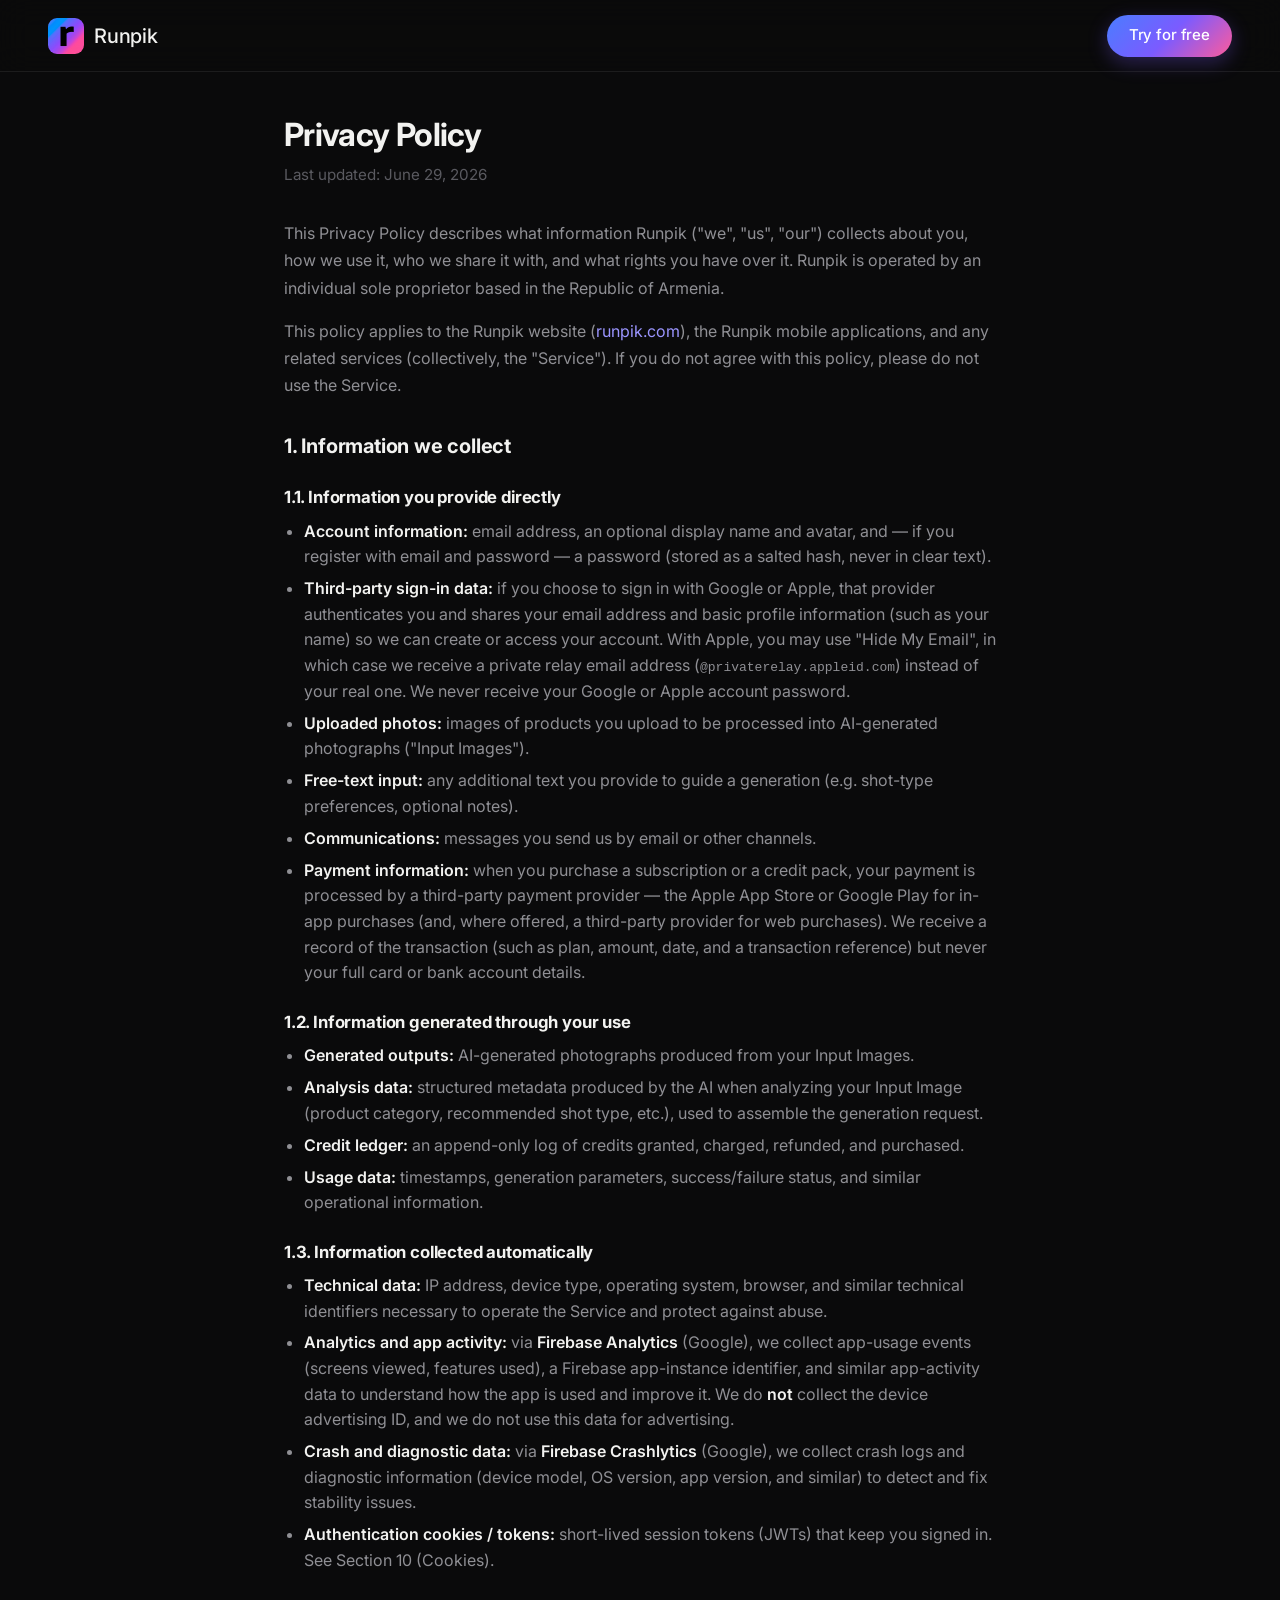
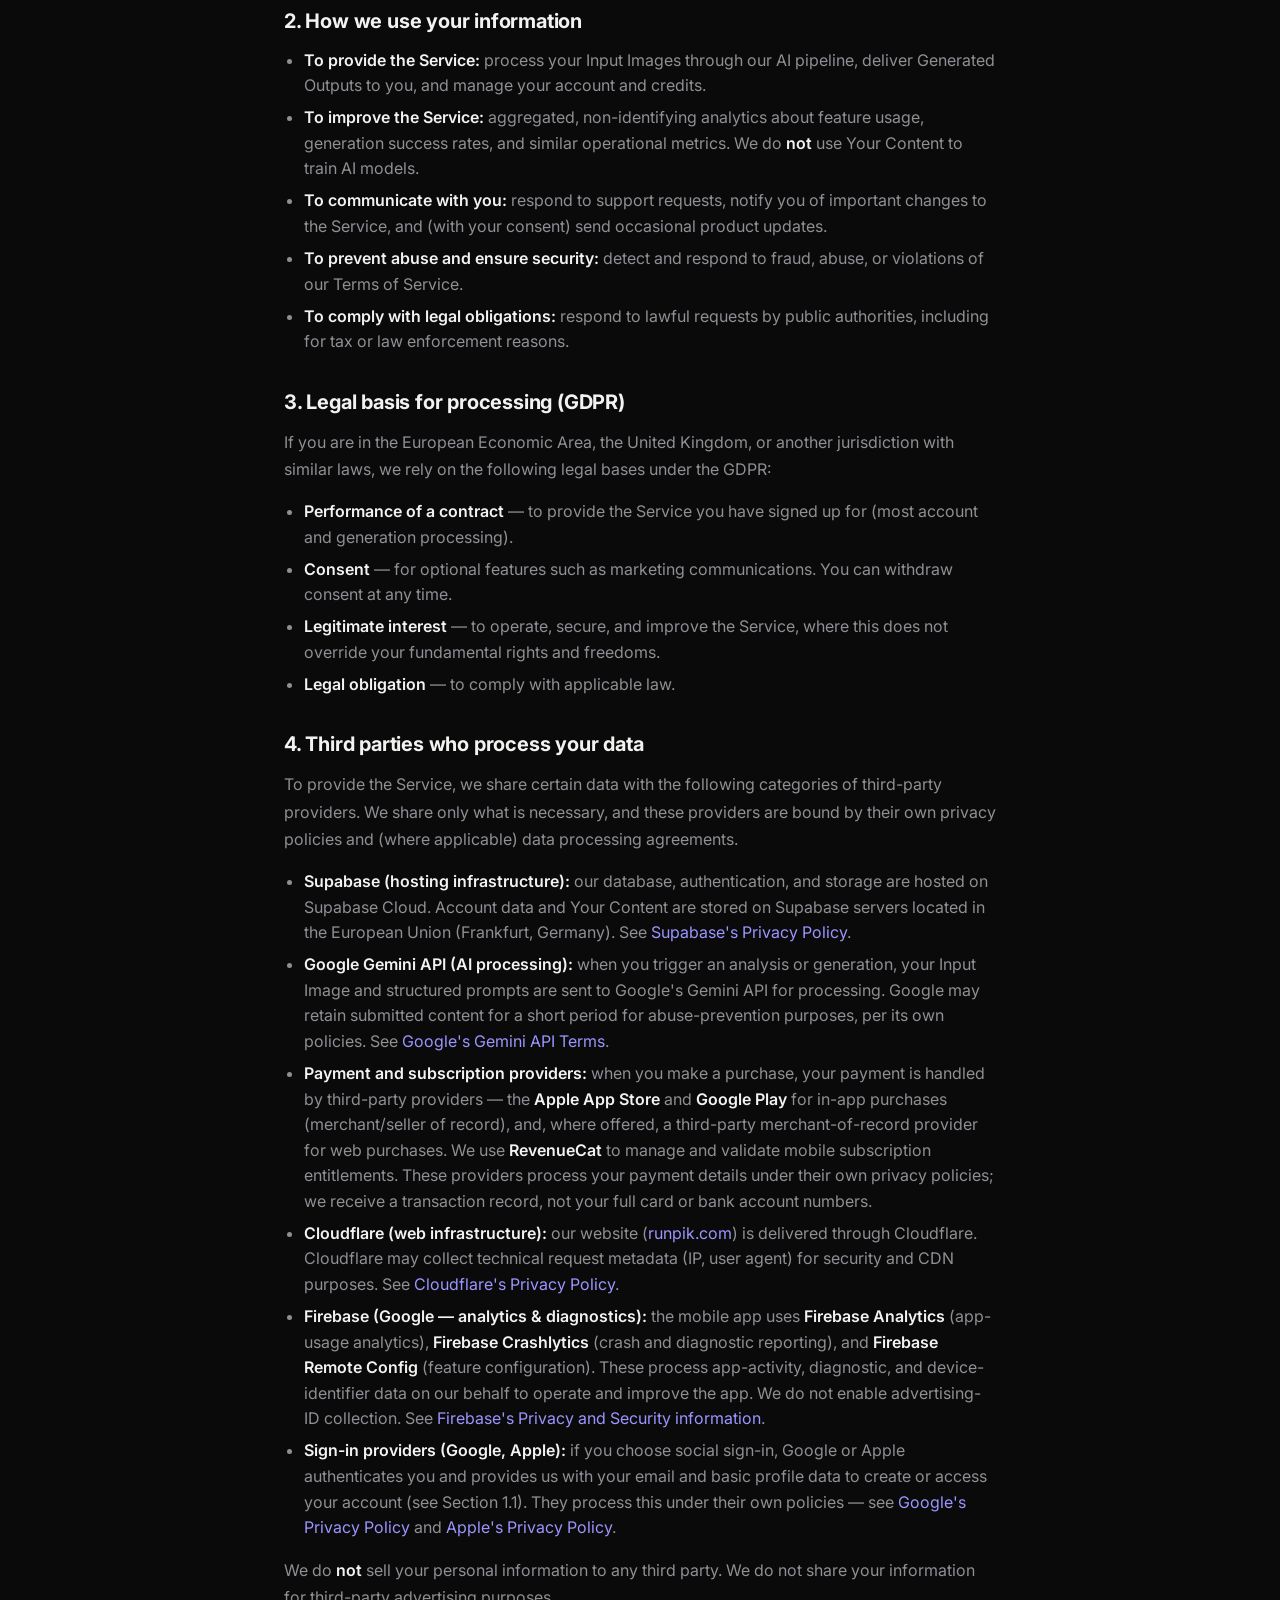
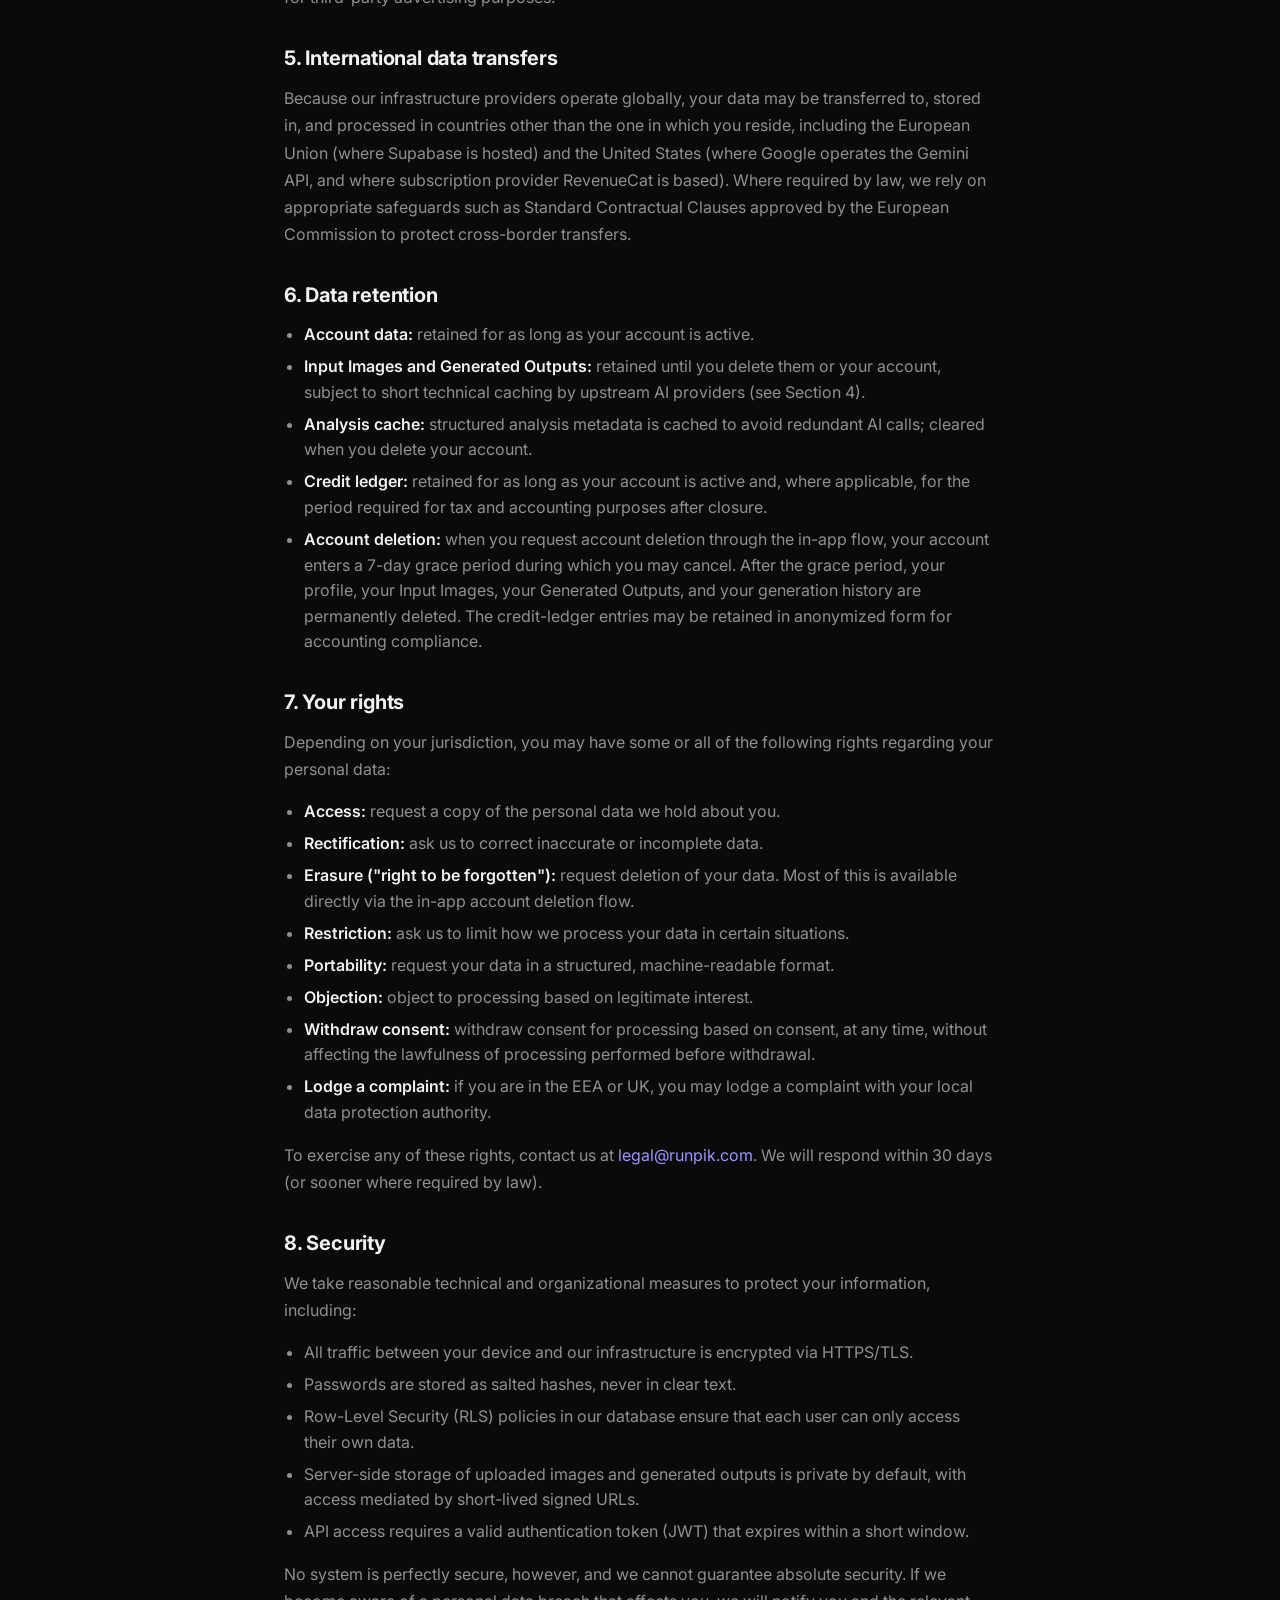
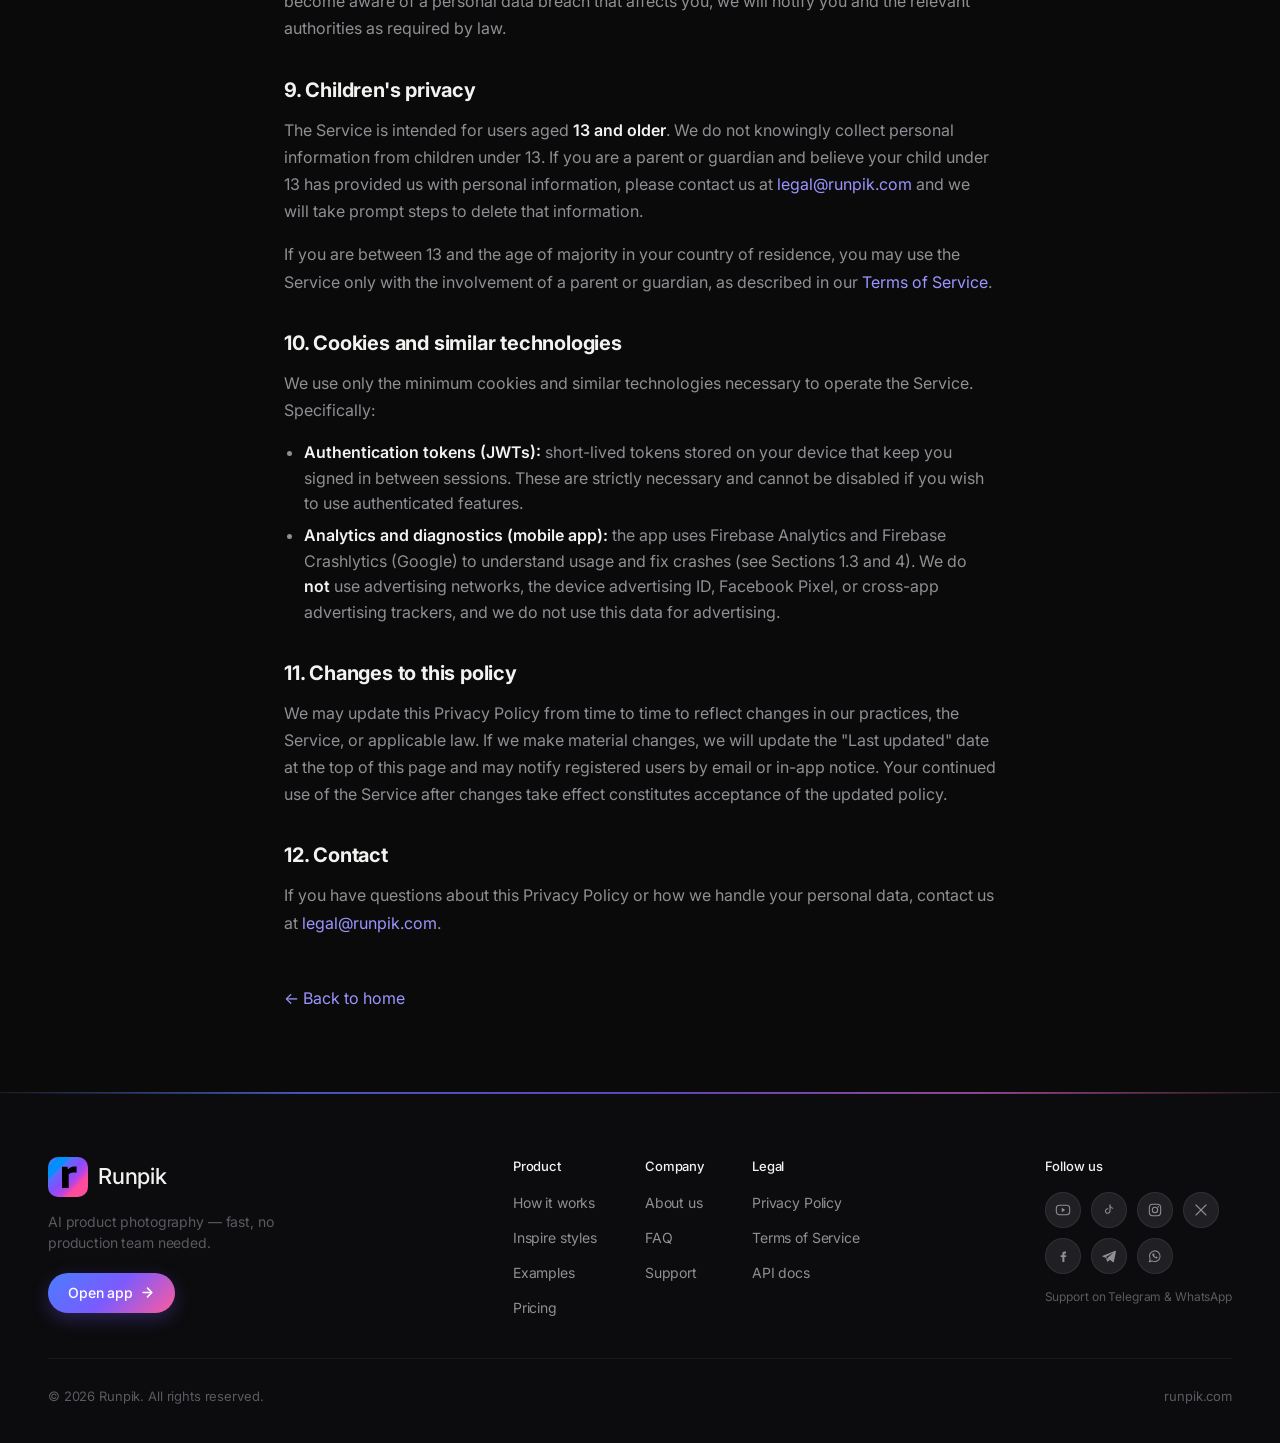
<file: privacy.html>
<!DOCTYPE html>
<html lang="en">
<head>
  <meta charset="UTF-8">
  <meta name="viewport" content="width=device-width, initial-scale=1.0">
  <title>Privacy Policy — Runpik</title>
  <meta name="description" content="Privacy Policy for Runpik. What information we collect, how we use it, who we share it with, and your rights.">
  <link rel="icon" type="image/png" sizes="256x256" href="assets/favicon.png">
  <link rel="apple-touch-icon" href="assets/apple-touch-icon.png">
  <link rel="preconnect" href="https://fonts.googleapis.com">
  <link rel="preconnect" href="https://fonts.gstatic.com" crossorigin>
  <link href="https://fonts.googleapis.com/css2?family=Inter:wght@400;500;600;700&display=swap" rel="stylesheet">
  <link rel="stylesheet" href="landing.css">
</head>
<body>
  <nav class="site-nav">
    <a class="brand" href="index.html"><img class="mark" src="assets/runpik-logo.png" alt="Runpik"><span class="word">Runpik</span></a>
    <a class="btn-grad" href="https://app.runpik.com" target="_blank" rel="noopener">Try for free</a>
  </nav>

  <main class="legal">
    <h1>Privacy Policy</h1>
    <p class="last-updated">Last updated: June 29, 2026</p>

    <p>This Privacy Policy describes what information Runpik ("we", "us", "our") collects about you, how we use it, who we share it with, and what rights you have over it. Runpik is operated by an individual sole proprietor based in the Republic of Armenia.</p>
    <p>This policy applies to the Runpik website (<a href="https://runpik.com">runpik.com</a>), the Runpik mobile applications, and any related services (collectively, the "Service"). If you do not agree with this policy, please do not use the Service.</p>

    <h2>1. Information we collect</h2>

    <h3>1.1. Information you provide directly</h3>
    <ul>
      <li><strong>Account information:</strong> email address, an optional display name and avatar, and — if you register with email and password — a password (stored as a salted hash, never in clear text).</li>
      <li><strong>Third-party sign-in data:</strong> if you choose to sign in with Google or Apple, that provider authenticates you and shares your email address and basic profile information (such as your name) so we can create or access your account. With Apple, you may use "Hide My Email", in which case we receive a private relay email address (<code>@privaterelay.appleid.com</code>) instead of your real one. We never receive your Google or Apple account password.</li>
      <li><strong>Uploaded photos:</strong> images of products you upload to be processed into AI-generated photographs ("Input Images").</li>
      <li><strong>Free-text input:</strong> any additional text you provide to guide a generation (e.g. shot-type preferences, optional notes).</li>
      <li><strong>Communications:</strong> messages you send us by email or other channels.</li>
      <li><strong>Payment information:</strong> when you purchase a subscription or a credit pack, your payment is processed by a third-party payment provider — the Apple App Store or Google Play for in-app purchases (and, where offered, a third-party provider for web purchases). We receive a record of the transaction (such as plan, amount, date, and a transaction reference) but never your full card or bank account details.</li>
    </ul>

    <h3>1.2. Information generated through your use</h3>
    <ul>
      <li><strong>Generated outputs:</strong> AI-generated photographs produced from your Input Images.</li>
      <li><strong>Analysis data:</strong> structured metadata produced by the AI when analyzing your Input Image (product category, recommended shot type, etc.), used to assemble the generation request.</li>
      <li><strong>Credit ledger:</strong> an append-only log of credits granted, charged, refunded, and purchased.</li>
      <li><strong>Usage data:</strong> timestamps, generation parameters, success/failure status, and similar operational information.</li>
    </ul>

    <h3>1.3. Information collected automatically</h3>
    <ul>
      <li><strong>Technical data:</strong> IP address, device type, operating system, browser, and similar technical identifiers necessary to operate the Service and protect against abuse.</li>
      <li><strong>Analytics and app activity:</strong> via <strong>Firebase Analytics</strong> (Google), we collect app-usage events (screens viewed, features used), a Firebase app-instance identifier, and similar app-activity data to understand how the app is used and improve it. We do <strong>not</strong> collect the device advertising ID, and we do not use this data for advertising.</li>
      <li><strong>Crash and diagnostic data:</strong> via <strong>Firebase Crashlytics</strong> (Google), we collect crash logs and diagnostic information (device model, OS version, app version, and similar) to detect and fix stability issues.</li>
      <li><strong>Authentication cookies / tokens:</strong> short-lived session tokens (JWTs) that keep you signed in. See Section 10 (Cookies).</li>
    </ul>

    <h2>2. How we use your information</h2>
    <ul>
      <li><strong>To provide the Service:</strong> process your Input Images through our AI pipeline, deliver Generated Outputs to you, and manage your account and credits.</li>
      <li><strong>To improve the Service:</strong> aggregated, non-identifying analytics about feature usage, generation success rates, and similar operational metrics. We do <strong>not</strong> use Your Content to train AI models.</li>
      <li><strong>To communicate with you:</strong> respond to support requests, notify you of important changes to the Service, and (with your consent) send occasional product updates.</li>
      <li><strong>To prevent abuse and ensure security:</strong> detect and respond to fraud, abuse, or violations of our Terms of Service.</li>
      <li><strong>To comply with legal obligations:</strong> respond to lawful requests by public authorities, including for tax or law enforcement reasons.</li>
    </ul>

    <h2>3. Legal basis for processing (GDPR)</h2>
    <p>If you are in the European Economic Area, the United Kingdom, or another jurisdiction with similar laws, we rely on the following legal bases under the GDPR:</p>
    <ul>
      <li><strong>Performance of a contract</strong> — to provide the Service you have signed up for (most account and generation processing).</li>
      <li><strong>Consent</strong> — for optional features such as marketing communications. You can withdraw consent at any time.</li>
      <li><strong>Legitimate interest</strong> — to operate, secure, and improve the Service, where this does not override your fundamental rights and freedoms.</li>
      <li><strong>Legal obligation</strong> — to comply with applicable law.</li>
    </ul>

    <h2>4. Third parties who process your data</h2>
    <p>To provide the Service, we share certain data with the following categories of third-party providers. We share only what is necessary, and these providers are bound by their own privacy policies and (where applicable) data processing agreements.</p>
    <ul>
      <li><strong>Supabase (hosting infrastructure):</strong> our database, authentication, and storage are hosted on Supabase Cloud. Account data and Your Content are stored on Supabase servers located in the European Union (Frankfurt, Germany). See <a href="https://supabase.com/privacy" target="_blank" rel="noopener">Supabase's Privacy Policy</a>.</li>
      <li><strong>Google Gemini API (AI processing):</strong> when you trigger an analysis or generation, your Input Image and structured prompts are sent to Google's Gemini API for processing. Google may retain submitted content for a short period for abuse-prevention purposes, per its own policies. See <a href="https://ai.google.dev/gemini-api/terms" target="_blank" rel="noopener">Google's Gemini API Terms</a>.</li>
      <li><strong>Payment and subscription providers:</strong> when you make a purchase, your payment is handled by third-party providers — the <strong>Apple App Store</strong> and <strong>Google Play</strong> for in-app purchases (merchant/seller of record), and, where offered, a third-party merchant-of-record provider for web purchases. We use <strong>RevenueCat</strong> to manage and validate mobile subscription entitlements. These providers process your payment details under their own privacy policies; we receive a transaction record, not your full card or bank account numbers.</li>
      <li><strong>Cloudflare (web infrastructure):</strong> our website (<a href="https://runpik.com">runpik.com</a>) is delivered through Cloudflare. Cloudflare may collect technical request metadata (IP, user agent) for security and CDN purposes. See <a href="https://www.cloudflare.com/privacypolicy/" target="_blank" rel="noopener">Cloudflare's Privacy Policy</a>.</li>
      <li><strong>Firebase (Google — analytics &amp; diagnostics):</strong> the mobile app uses <strong>Firebase Analytics</strong> (app-usage analytics), <strong>Firebase Crashlytics</strong> (crash and diagnostic reporting), and <strong>Firebase Remote Config</strong> (feature configuration). These process app-activity, diagnostic, and device-identifier data on our behalf to operate and improve the app. We do not enable advertising-ID collection. See <a href="https://firebase.google.com/support/privacy" target="_blank" rel="noopener">Firebase's Privacy and Security information</a>.</li>
      <li><strong>Sign-in providers (Google, Apple):</strong> if you choose social sign-in, Google or Apple authenticates you and provides us with your email and basic profile data to create or access your account (see Section 1.1). They process this under their own policies — see <a href="https://policies.google.com/privacy" target="_blank" rel="noopener">Google's Privacy Policy</a> and <a href="https://www.apple.com/legal/privacy/" target="_blank" rel="noopener">Apple's Privacy Policy</a>.</li>
    </ul>
    <p>We do <strong>not</strong> sell your personal information to any third party. We do not share your information for third-party advertising purposes.</p>

    <h2>5. International data transfers</h2>
    <p>Because our infrastructure providers operate globally, your data may be transferred to, stored in, and processed in countries other than the one in which you reside, including the European Union (where Supabase is hosted) and the United States (where Google operates the Gemini API, and where subscription provider RevenueCat is based). Where required by law, we rely on appropriate safeguards such as Standard Contractual Clauses approved by the European Commission to protect cross-border transfers.</p>

    <h2>6. Data retention</h2>
    <ul>
      <li><strong>Account data:</strong> retained for as long as your account is active.</li>
      <li><strong>Input Images and Generated Outputs:</strong> retained until you delete them or your account, subject to short technical caching by upstream AI providers (see Section 4).</li>
      <li><strong>Analysis cache:</strong> structured analysis metadata is cached to avoid redundant AI calls; cleared when you delete your account.</li>
      <li><strong>Credit ledger:</strong> retained for as long as your account is active and, where applicable, for the period required for tax and accounting purposes after closure.</li>
      <li><strong>Account deletion:</strong> when you request account deletion through the in-app flow, your account enters a 7-day grace period during which you may cancel. After the grace period, your profile, your Input Images, your Generated Outputs, and your generation history are permanently deleted. The credit-ledger entries may be retained in anonymized form for accounting compliance.</li>
    </ul>

    <h2>7. Your rights</h2>
    <p>Depending on your jurisdiction, you may have some or all of the following rights regarding your personal data:</p>
    <ul>
      <li><strong>Access:</strong> request a copy of the personal data we hold about you.</li>
      <li><strong>Rectification:</strong> ask us to correct inaccurate or incomplete data.</li>
      <li><strong>Erasure ("right to be forgotten"):</strong> request deletion of your data. Most of this is available directly via the in-app account deletion flow.</li>
      <li><strong>Restriction:</strong> ask us to limit how we process your data in certain situations.</li>
      <li><strong>Portability:</strong> request your data in a structured, machine-readable format.</li>
      <li><strong>Objection:</strong> object to processing based on legitimate interest.</li>
      <li><strong>Withdraw consent:</strong> withdraw consent for processing based on consent, at any time, without affecting the lawfulness of processing performed before withdrawal.</li>
      <li><strong>Lodge a complaint:</strong> if you are in the EEA or UK, you may lodge a complaint with your local data protection authority.</li>
    </ul>
    <p>To exercise any of these rights, contact us at <a href="mailto:legal@runpik.com">legal@runpik.com</a>. We will respond within 30 days (or sooner where required by law).</p>

    <h2>8. Security</h2>
    <p>We take reasonable technical and organizational measures to protect your information, including:</p>
    <ul>
      <li>All traffic between your device and our infrastructure is encrypted via HTTPS/TLS.</li>
      <li>Passwords are stored as salted hashes, never in clear text.</li>
      <li>Row-Level Security (RLS) policies in our database ensure that each user can only access their own data.</li>
      <li>Server-side storage of uploaded images and generated outputs is private by default, with access mediated by short-lived signed URLs.</li>
      <li>API access requires a valid authentication token (JWT) that expires within a short window.</li>
    </ul>
    <p>No system is perfectly secure, however, and we cannot guarantee absolute security. If we become aware of a personal data breach that affects you, we will notify you and the relevant authorities as required by law.</p>

    <h2>9. Children's privacy</h2>
    <p>The Service is intended for users aged <strong>13 and older</strong>. We do not knowingly collect personal information from children under 13. If you are a parent or guardian and believe your child under 13 has provided us with personal information, please contact us at <a href="mailto:legal@runpik.com">legal@runpik.com</a> and we will take prompt steps to delete that information.</p>
    <p>If you are between 13 and the age of majority in your country of residence, you may use the Service only with the involvement of a parent or guardian, as described in our <a href="terms.html">Terms of Service</a>.</p>

    <h2>10. Cookies and similar technologies</h2>
    <p>We use only the minimum cookies and similar technologies necessary to operate the Service. Specifically:</p>
    <ul>
      <li><strong>Authentication tokens (JWTs):</strong> short-lived tokens stored on your device that keep you signed in between sessions. These are strictly necessary and cannot be disabled if you wish to use authenticated features.</li>
      <li><strong>Analytics and diagnostics (mobile app):</strong> the app uses Firebase Analytics and Firebase Crashlytics (Google) to understand usage and fix crashes (see Sections 1.3 and 4). We do <strong>not</strong> use advertising networks, the device advertising ID, Facebook Pixel, or cross-app advertising trackers, and we do not use this data for advertising.</li>
    </ul>

    <h2>11. Changes to this policy</h2>
    <p>We may update this Privacy Policy from time to time to reflect changes in our practices, the Service, or applicable law. If we make material changes, we will update the "Last updated" date at the top of this page and may notify registered users by email or in-app notice. Your continued use of the Service after changes take effect constitutes acceptance of the updated policy.</p>

    <h2>12. Contact</h2>
    <p>If you have questions about this Privacy Policy or how we handle your personal data, contact us at <a href="mailto:legal@runpik.com">legal@runpik.com</a>.</p>

    <p style="margin-top: 3rem;"><a href="index.html">&larr; Back to home</a></p>
  </main>

  <footer>
    <div class="foot-inner">
      <div class="foot-top">
        <div class="foot-brand">
          <a class="brand" href="index.html"><img class="mark" src="assets/runpik-logo.png" alt="Runpik"><span class="word">Runpik</span></a>
          <p class="tagline">AI product photography — fast, no production team needed.</p>
          <a class="openapp" href="https://app.runpik.com" target="_blank" rel="noopener">Open app <svg width="16" height="16" viewBox="0 0 24 24" fill="none" stroke="currentColor" stroke-width="2.4" stroke-linecap="round" stroke-linejoin="round"><path d="M5 12h13"/><path d="m12 5 7 7-7 7"/></svg></a>
        </div>
        <div class="foot-cols">
          <div class="col">
            <div class="col-h">Product</div>
            <div class="col-links">
              <a href="index.html#how-it-works">How it works</a>
              <a href="index.html#inspire">Inspire styles</a>
              <a href="index.html#examples">Examples</a>
              <a href="index.html#pricing">Pricing</a>
            </div>
          </div>
          <div class="col">
            <div class="col-h">Company</div>
            <div class="col-links">
              <a href="about.html">About us</a>
              <a href="faq.html">FAQ</a>
              <a href="support.html">Support</a>
            </div>
          </div>
          <div class="col">
            <div class="col-h">Legal</div>
            <div class="col-links">
              <a href="privacy.html">Privacy Policy</a>
              <a href="terms.html">Terms of Service</a>
              <a href="api-docs/">API docs</a>
            </div>
          </div>
        </div>
        <div class="foot-soc">
          <div class="soc-h">Follow us</div>
          <div class="socials">
            <a class="soc" href="#" target="_blank" rel="noopener" aria-label="YouTube"><svg width="16" height="16" viewBox="0 0 24 24" fill="none"><rect x="2" y="5" width="20" height="14" rx="4.5" stroke="currentColor" stroke-width="1.6"/><path d="M10.2 8.8 15.2 12l-5 3.2z" fill="currentColor"/></svg></a>
            <a class="soc" href="#" target="_blank" rel="noopener" aria-label="TikTok"><svg width="16" height="16" viewBox="0 0 24 24" fill="none" stroke="currentColor" stroke-width="1.6" stroke-linecap="round" stroke-linejoin="round"><path d="M13.5 4v9.6a3.4 3.4 0 1 1-3.2-3.4"/><path d="M13.5 6.2c.7 1.8 2.2 3 4.3 3.2"/></svg></a>
            <a class="soc" href="#" target="_blank" rel="noopener" aria-label="Instagram"><svg width="16" height="16" viewBox="0 0 24 24" fill="none" stroke="currentColor" stroke-width="1.6"><rect x="3.5" y="3.5" width="17" height="17" rx="5"/><circle cx="12" cy="12" r="4"/><circle cx="17" cy="7" r="1.1" fill="currentColor" stroke="none"/></svg></a>
            <a class="soc" href="#" target="_blank" rel="noopener" aria-label="X"><svg width="16" height="16" viewBox="0 0 24 24" fill="none" stroke="currentColor" stroke-width="1.7" stroke-linecap="round"><path d="M4.5 4.5 19.5 19.5"/><path d="M19.5 4.5 4.5 19.5"/></svg></a>
            <a class="soc" href="#" target="_blank" rel="noopener" aria-label="Facebook"><svg width="16" height="16" viewBox="0 0 24 24" fill="currentColor"><path d="M14.5 8.2h2V5.4c-.4 0-1.2-.1-2.1-.1-2 0-3.4 1.2-3.4 3.5v1.9H8.4v2.9h2.6V21h3.1v-7.4h2.5l.4-2.9h-2.9V9c0-.5.3-.8 1-.8z"/></svg></a>
            <a class="soc" href="#" target="_blank" rel="noopener" aria-label="Telegram"><svg width="16" height="16" viewBox="0 0 24 24" fill="currentColor"><path d="M21.5 4.3 2.8 11.5c-.9.3-.9 1.5 0 1.8l4.5 1.4 1.7 5.2c.2.7 1.1.8 1.6.3l2.5-2.4 4.5 3.3c.6.5 1.5.1 1.7-.6l3.1-14.8c.2-.9-.7-1.7-1.4-1.4zM7.9 13.3l9.4-5.8c.2-.1.4.2.2.3l-7.6 7c-.3.2-.4.6-.5 1l-.3 2.1z"/></svg></a>
            <a class="soc" href="#" target="_blank" rel="noopener" aria-label="WhatsApp"><svg width="16" height="16" viewBox="0 0 24 24" fill="none" stroke="currentColor" stroke-width="1.6" stroke-linecap="round" stroke-linejoin="round"><path d="M3.5 20.5l1.3-4.1a8 8 0 1 1 3 2.9z"/><path d="M9 8.6c.2-.5.4-.5.7-.5h.5c.2 0 .4 0 .6.5l.6 1.4c.1.2 0 .4-.1.5l-.4.5c-.1.2-.2.3 0 .6.3.5.8 1.1 1.4 1.5.5.4.8.4 1 .3l.5-.5c.2-.2.4-.1.5-.1l1.3.7c.3.1.4.3.4.4 0 .6-.4 1.3-.8 1.5-.7.4-1.5.4-3-.3-1.8-.8-3-2.5-3.4-3.1-.3-.5-.8-1.5-.8-2.4 0-.6.2-1 .5-1.4z" fill="currentColor" stroke="none"/></svg></a>
          </div>
          <div class="soc-note">Support on Telegram &amp; WhatsApp</div>
        </div>
      </div>
      <div class="foot-div"></div>
      <div class="foot-bottom">
        <div class="copy">&copy; 2026 Runpik. All rights reserved.</div>
        <span class="dotcom">runpik.com</span>
      </div>
    </div>
  </footer>
</body>
</html>
</file>
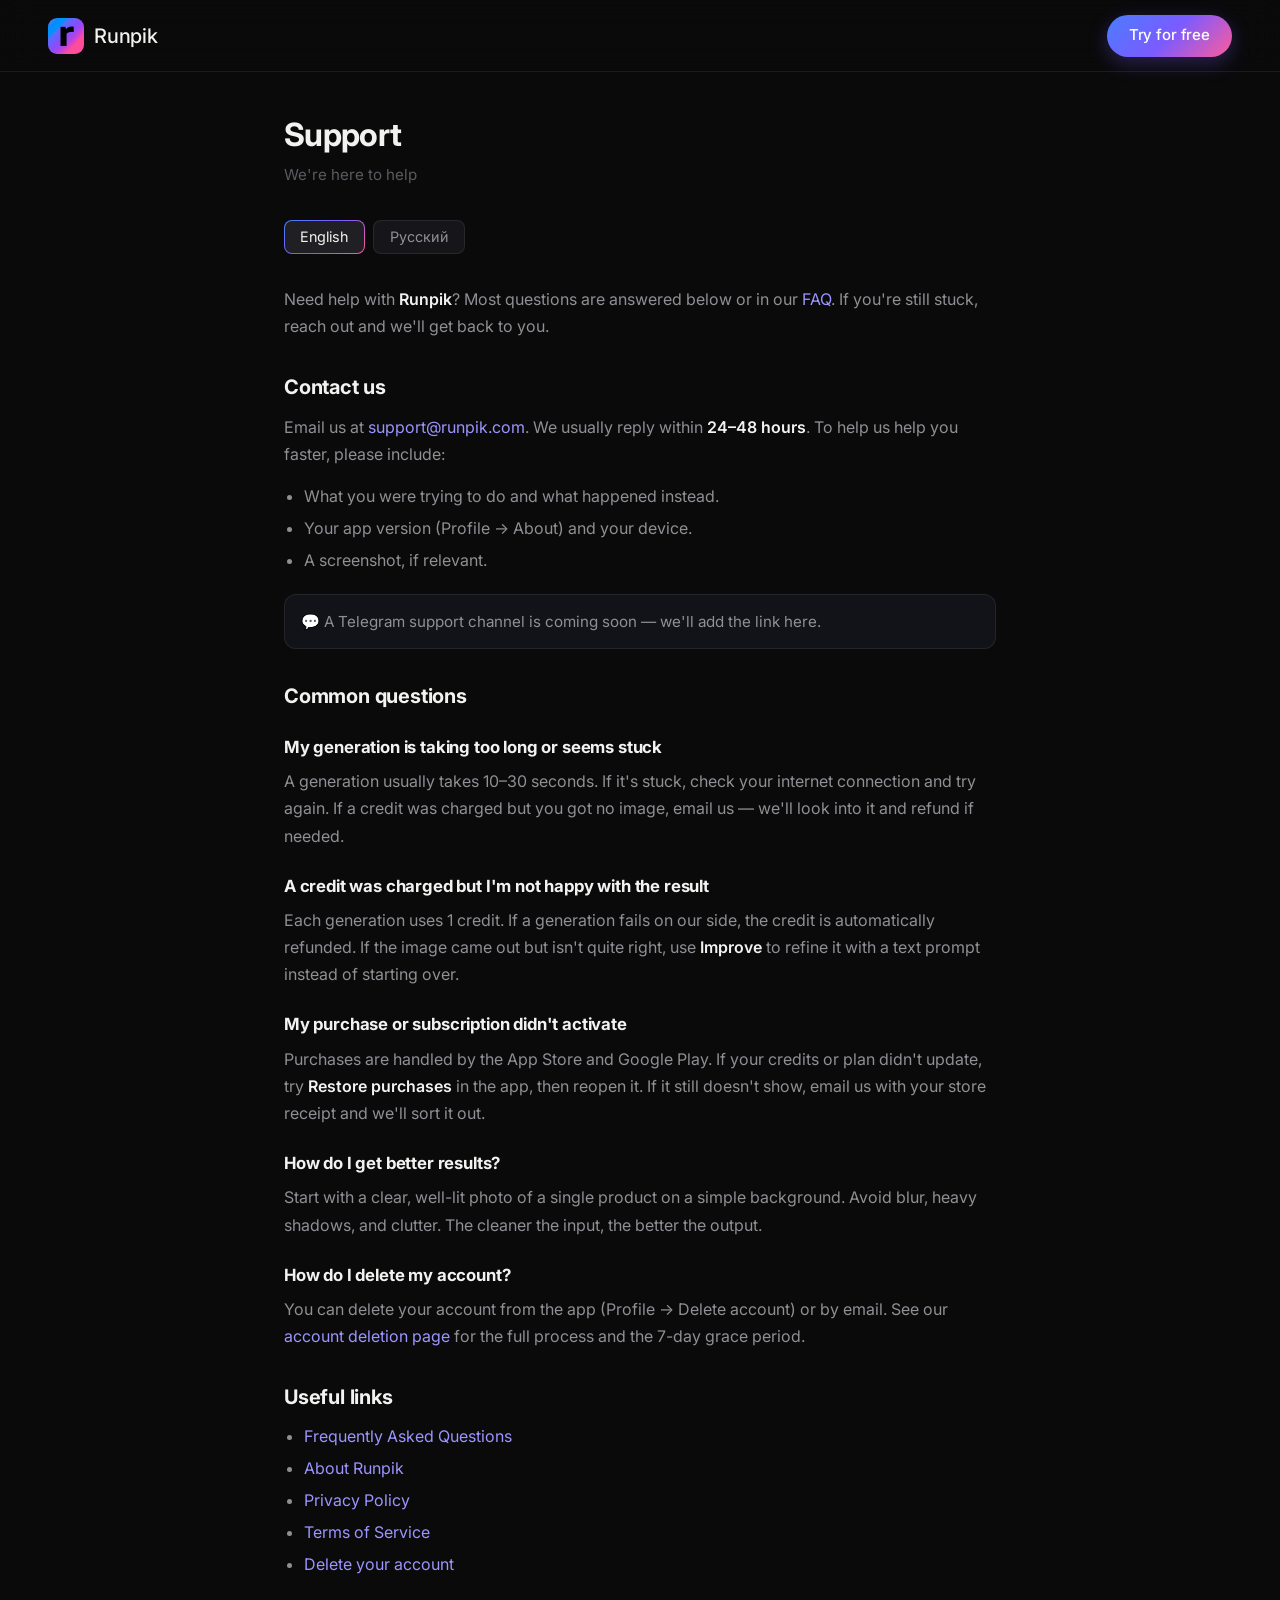
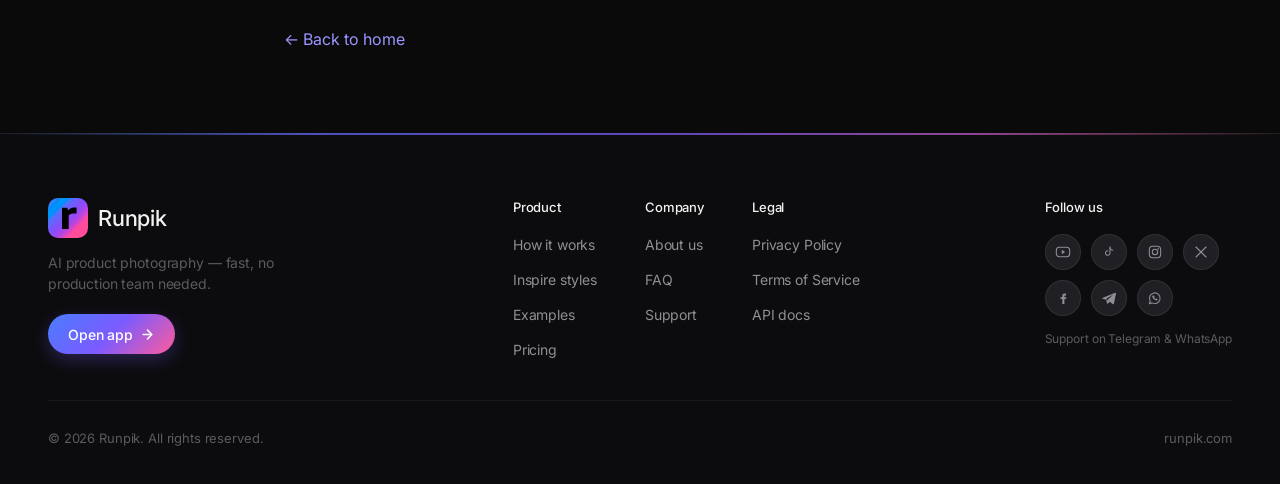
<file: support.html>
<!DOCTYPE html>
<html lang="en">
<head>
  <meta charset="UTF-8">
  <meta name="viewport" content="width=device-width, initial-scale=1.0">
  <title>Support — Runpik</title>
  <meta name="description" content="Get help with Runpik — contact support, browse common questions, and find answers about generations, credits, and your account.">
  <link rel="icon" type="image/png" sizes="256x256" href="assets/favicon.png">
  <link rel="apple-touch-icon" href="assets/apple-touch-icon.png">
  <link rel="preconnect" href="https://fonts.googleapis.com">
  <link rel="preconnect" href="https://fonts.gstatic.com" crossorigin>
  <link href="https://fonts.googleapis.com/css2?family=Inter:wght@400;500;600;700&display=swap" rel="stylesheet">
  <link rel="stylesheet" href="landing.css">
</head>
<body>
  <nav class="site-nav">
    <a class="brand" href="index.html"><img class="mark" src="assets/runpik-logo.png" alt="Runpik"><span class="word">Runpik</span></a>
    <a class="btn-grad" href="https://app.runpik.com" target="_blank" rel="noopener">Try for free</a>
  </nav>

  <main class="legal">
    <h1 id="sup-title">Support</h1>
    <p class="last-updated" id="sup-subtitle">We're here to help</p>

    <div class="locale-toggle" role="group" aria-label="Language">
      <button type="button" data-locale="en" class="active">English</button>
      <button type="button" data-locale="ru">Русский</button>
    </div>

    <!-- ENGLISH -->
    <div data-lang="en">
      <p>Need help with <strong>Runpik</strong>? Most questions are answered below or in our <a href="faq.html">FAQ</a>. If you're still stuck, reach out and we'll get back to you.</p>

      <h2>Contact us</h2>
      <p>Email us at <a href="mailto:support@runpik.com">support@runpik.com</a>. We usually reply within <strong>24–48 hours</strong>. To help us help you faster, please include:</p>
      <ul>
        <li>What you were trying to do and what happened instead.</li>
        <li>Your app version (Profile → About) and your device.</li>
        <li>A screenshot, if relevant.</li>
      </ul>
      <p class="soon-note">💬 A Telegram support channel is coming soon — we'll add the link here.</p>

      <h2>Common questions</h2>

      <h3>My generation is taking too long or seems stuck</h3>
      <p>A generation usually takes 10–30 seconds. If it's stuck, check your internet connection and try again. If a credit was charged but you got no image, email us — we'll look into it and refund if needed.</p>

      <h3>A credit was charged but I'm not happy with the result</h3>
      <p>Each generation uses 1 credit. If a generation fails on our side, the credit is automatically refunded. If the image came out but isn't quite right, use <strong>Improve</strong> to refine it with a text prompt instead of starting over.</p>

      <h3>My purchase or subscription didn't activate</h3>
      <p>Purchases are handled by the App Store and Google Play. If your credits or plan didn't update, try <strong>Restore purchases</strong> in the app, then reopen it. If it still doesn't show, email us with your store receipt and we'll sort it out.</p>

      <h3>How do I get better results?</h3>
      <p>Start with a clear, well-lit photo of a single product on a simple background. Avoid blur, heavy shadows, and clutter. The cleaner the input, the better the output.</p>

      <h3>How do I delete my account?</h3>
      <p>You can delete your account from the app (Profile → Delete account) or by email. See our <a href="delete-account.html">account deletion page</a> for the full process and the 7-day grace period.</p>

      <h2>Useful links</h2>
      <ul>
        <li><a href="faq.html">Frequently Asked Questions</a></li>
        <li><a href="about.html">About Runpik</a></li>
        <li><a href="privacy.html">Privacy Policy</a></li>
        <li><a href="terms.html">Terms of Service</a></li>
        <li><a href="delete-account.html">Delete your account</a></li>
      </ul>

      <p style="margin-top: 3rem;"><a href="index.html">&larr; Back to home</a></p>
    </div>

    <!-- РУССКИЙ -->
    <div data-lang="ru" hidden>
      <p>Нужна помощь с <strong>Runpik</strong>? На большинство вопросов есть ответы ниже или в нашем <a href="faq.html">FAQ</a>. Если не нашли решение — напишите нам, и мы ответим.</p>

      <h2>Связаться с нами</h2>
      <p>Напишите на <a href="mailto:support@runpik.com">support@runpik.com</a>. Обычно отвечаем в течение <strong>24–48 часов</strong>. Чтобы помочь вам быстрее, по возможности укажите:</p>
      <ul>
        <li>Что вы пытались сделать и что пошло не так.</li>
        <li>Версию приложения (Профиль → О приложении) и модель устройства.</li>
        <li>Скриншот, если он есть.</li>
      </ul>
      <p class="soon-note">💬 Скоро появится канал поддержки в Telegram — ссылку добавим сюда.</p>

      <h2>Частые вопросы</h2>

      <h3>Генерация слишком долгая или зависла</h3>
      <p>Обычно генерация занимает 10–30 секунд. Если она зависла, проверьте интернет-соединение и попробуйте снова. Если кредит списался, а изображение не пришло — напишите нам, мы разберёмся и при необходимости вернём кредит.</p>

      <h3>Списался кредит, но результат не понравился</h3>
      <p>Каждая генерация стоит 1 кредит. Если генерация не удалась по нашей вине, кредит возвращается автоматически. Если изображение получилось, но не идеально — используйте <strong>Improve</strong>, чтобы доработать его текстовым запросом, а не начинать заново.</p>

      <h3>Покупка или подписка не активировалась</h3>
      <p>Покупки обрабатываются App Store и Google Play. Если кредиты или тариф не обновились, попробуйте <strong>Восстановить покупки</strong> в приложении и переоткройте его. Если по-прежнему не отображается — пришлите нам чек из стора, и мы всё поправим.</p>

      <h3>Как получить результат лучше?</h3>
      <p>Начните с чёткого, хорошо освещённого фото одного продукта на простом фоне. Избегайте размытия, резких теней и лишних предметов. Чем чище исходник — тем лучше результат.</p>

      <h3>Как удалить аккаунт?</h3>
      <p>Аккаунт можно удалить из приложения (Профиль → Удалить аккаунт) или по почте. Подробности и про 7-дневный период отмены — на <a href="delete-account.html">странице удаления аккаунта</a>.</p>

      <h2>Полезные ссылки</h2>
      <ul>
        <li><a href="faq.html">Часто задаваемые вопросы</a></li>
        <li><a href="about.html">О Runpik</a></li>
        <li><a href="privacy.html">Политика конфиденциальности</a></li>
        <li><a href="terms.html">Условия использования</a></li>
        <li><a href="delete-account.html">Удалить аккаунт</a></li>
      </ul>

      <p style="margin-top: 3rem;"><a href="index.html">&larr; На главную</a></p>
    </div>
  </main>

  <footer>
    <div class="foot-inner">
      <div class="foot-top">
        <div class="foot-brand">
          <a class="brand" href="index.html"><img class="mark" src="assets/runpik-logo.png" alt="Runpik"><span class="word">Runpik</span></a>
          <p class="tagline">AI product photography — fast, no production team needed.</p>
          <a class="openapp" href="https://app.runpik.com" target="_blank" rel="noopener">Open app <svg width="16" height="16" viewBox="0 0 24 24" fill="none" stroke="currentColor" stroke-width="2.4" stroke-linecap="round" stroke-linejoin="round"><path d="M5 12h13"/><path d="m12 5 7 7-7 7"/></svg></a>
        </div>
        <div class="foot-cols">
          <div class="col">
            <div class="col-h">Product</div>
            <div class="col-links">
              <a href="index.html#how-it-works">How it works</a>
              <a href="index.html#inspire">Inspire styles</a>
              <a href="index.html#examples">Examples</a>
              <a href="index.html#pricing">Pricing</a>
            </div>
          </div>
          <div class="col">
            <div class="col-h">Company</div>
            <div class="col-links">
              <a href="about.html">About us</a>
              <a href="faq.html">FAQ</a>
              <a href="support.html">Support</a>
            </div>
          </div>
          <div class="col">
            <div class="col-h">Legal</div>
            <div class="col-links">
              <a href="privacy.html">Privacy Policy</a>
              <a href="terms.html">Terms of Service</a>
              <a href="api-docs/">API docs</a>
            </div>
          </div>
        </div>
        <div class="foot-soc">
          <div class="soc-h">Follow us</div>
          <div class="socials">
            <a class="soc" href="#" target="_blank" rel="noopener" aria-label="YouTube"><svg width="16" height="16" viewBox="0 0 24 24" fill="none"><rect x="2" y="5" width="20" height="14" rx="4.5" stroke="currentColor" stroke-width="1.6"/><path d="M10.2 8.8 15.2 12l-5 3.2z" fill="currentColor"/></svg></a>
            <a class="soc" href="#" target="_blank" rel="noopener" aria-label="TikTok"><svg width="16" height="16" viewBox="0 0 24 24" fill="none" stroke="currentColor" stroke-width="1.6" stroke-linecap="round" stroke-linejoin="round"><path d="M13.5 4v9.6a3.4 3.4 0 1 1-3.2-3.4"/><path d="M13.5 6.2c.7 1.8 2.2 3 4.3 3.2"/></svg></a>
            <a class="soc" href="#" target="_blank" rel="noopener" aria-label="Instagram"><svg width="16" height="16" viewBox="0 0 24 24" fill="none" stroke="currentColor" stroke-width="1.6"><rect x="3.5" y="3.5" width="17" height="17" rx="5"/><circle cx="12" cy="12" r="4"/><circle cx="17" cy="7" r="1.1" fill="currentColor" stroke="none"/></svg></a>
            <a class="soc" href="#" target="_blank" rel="noopener" aria-label="X"><svg width="16" height="16" viewBox="0 0 24 24" fill="none" stroke="currentColor" stroke-width="1.7" stroke-linecap="round"><path d="M4.5 4.5 19.5 19.5"/><path d="M19.5 4.5 4.5 19.5"/></svg></a>
            <a class="soc" href="#" target="_blank" rel="noopener" aria-label="Facebook"><svg width="16" height="16" viewBox="0 0 24 24" fill="currentColor"><path d="M14.5 8.2h2V5.4c-.4 0-1.2-.1-2.1-.1-2 0-3.4 1.2-3.4 3.5v1.9H8.4v2.9h2.6V21h3.1v-7.4h2.5l.4-2.9h-2.9V9c0-.5.3-.8 1-.8z"/></svg></a>
            <a class="soc" href="#" target="_blank" rel="noopener" aria-label="Telegram"><svg width="16" height="16" viewBox="0 0 24 24" fill="currentColor"><path d="M21.5 4.3 2.8 11.5c-.9.3-.9 1.5 0 1.8l4.5 1.4 1.7 5.2c.2.7 1.1.8 1.6.3l2.5-2.4 4.5 3.3c.6.5 1.5.1 1.7-.6l3.1-14.8c.2-.9-.7-1.7-1.4-1.4zM7.9 13.3l9.4-5.8c.2-.1.4.2.2.3l-7.6 7c-.3.2-.4.6-.5 1l-.3 2.1z"/></svg></a>
            <a class="soc" href="#" target="_blank" rel="noopener" aria-label="WhatsApp"><svg width="16" height="16" viewBox="0 0 24 24" fill="none" stroke="currentColor" stroke-width="1.6" stroke-linecap="round" stroke-linejoin="round"><path d="M3.5 20.5l1.3-4.1a8 8 0 1 1 3 2.9z"/><path d="M9 8.6c.2-.5.4-.5.7-.5h.5c.2 0 .4 0 .6.5l.6 1.4c.1.2 0 .4-.1.5l-.4.5c-.1.2-.2.3 0 .6.3.5.8 1.1 1.4 1.5.5.4.8.4 1 .3l.5-.5c.2-.2.4-.1.5-.1l1.3.7c.3.1.4.3.4.4 0 .6-.4 1.3-.8 1.5-.7.4-1.5.4-3-.3-1.8-.8-3-2.5-3.4-3.1-.3-.5-.8-1.5-.8-2.4 0-.6.2-1 .5-1.4z" fill="currentColor" stroke="none"/></svg></a>
          </div>
          <div class="soc-note">Support on Telegram &amp; WhatsApp</div>
        </div>
      </div>
      <div class="foot-div"></div>
      <div class="foot-bottom">
        <div class="copy">&copy; 2026 Runpik. All rights reserved.</div>
        <span class="dotcom">runpik.com</span>
      </div>
    </div>
  </footer>

  <script>
    (function () {
      const STORAGE_KEY = 'runpik_support_locale';

      const CHROME = {
        en: { title: 'Support', subtitle: "We're here to help" },
        ru: { title: 'Поддержка', subtitle: 'Мы готовы помочь' },
      };

      function detectInitialLocale() {
        const saved = localStorage.getItem(STORAGE_KEY);
        if (saved === 'ru' || saved === 'en') return saved;
        const browser = (navigator.language || 'en').toLowerCase();
        return browser.startsWith('ru') ? 'ru' : 'en';
      }

      function setLocale(locale) {
        localStorage.setItem(STORAGE_KEY, locale);
        document.documentElement.lang = locale;
        document.getElementById('sup-title').textContent = CHROME[locale].title;
        document.getElementById('sup-subtitle').textContent = CHROME[locale].subtitle;
        document.querySelectorAll('.locale-toggle button').forEach((btn) => {
          btn.classList.toggle('active', btn.dataset.locale === locale);
        });
        document.querySelectorAll('[data-lang]').forEach((block) => {
          block.hidden = block.dataset.lang !== locale;
        });
      }

      document.querySelectorAll('.locale-toggle button').forEach((btn) => {
        btn.addEventListener('click', () => setLocale(btn.dataset.locale));
      });

      setLocale(detectInitialLocale());
    })();
  </script>
</body>
</html>
</file>
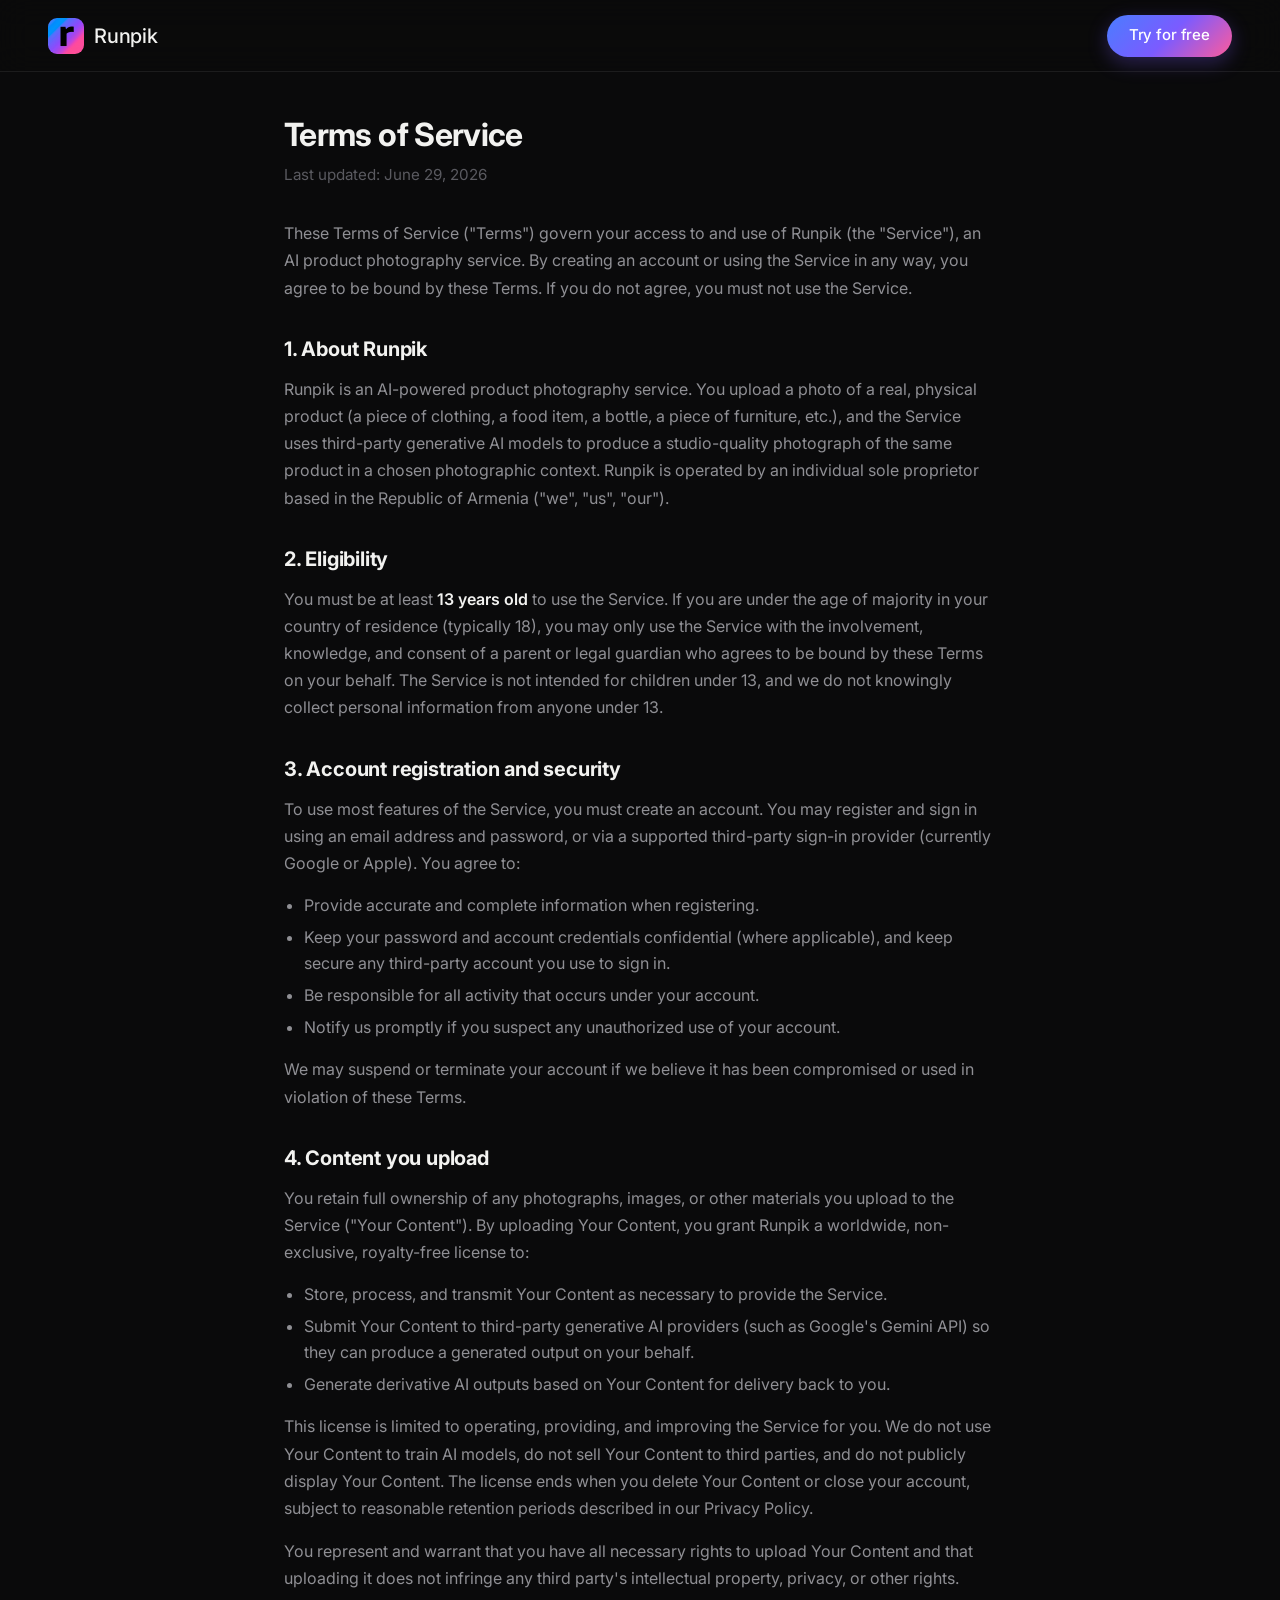
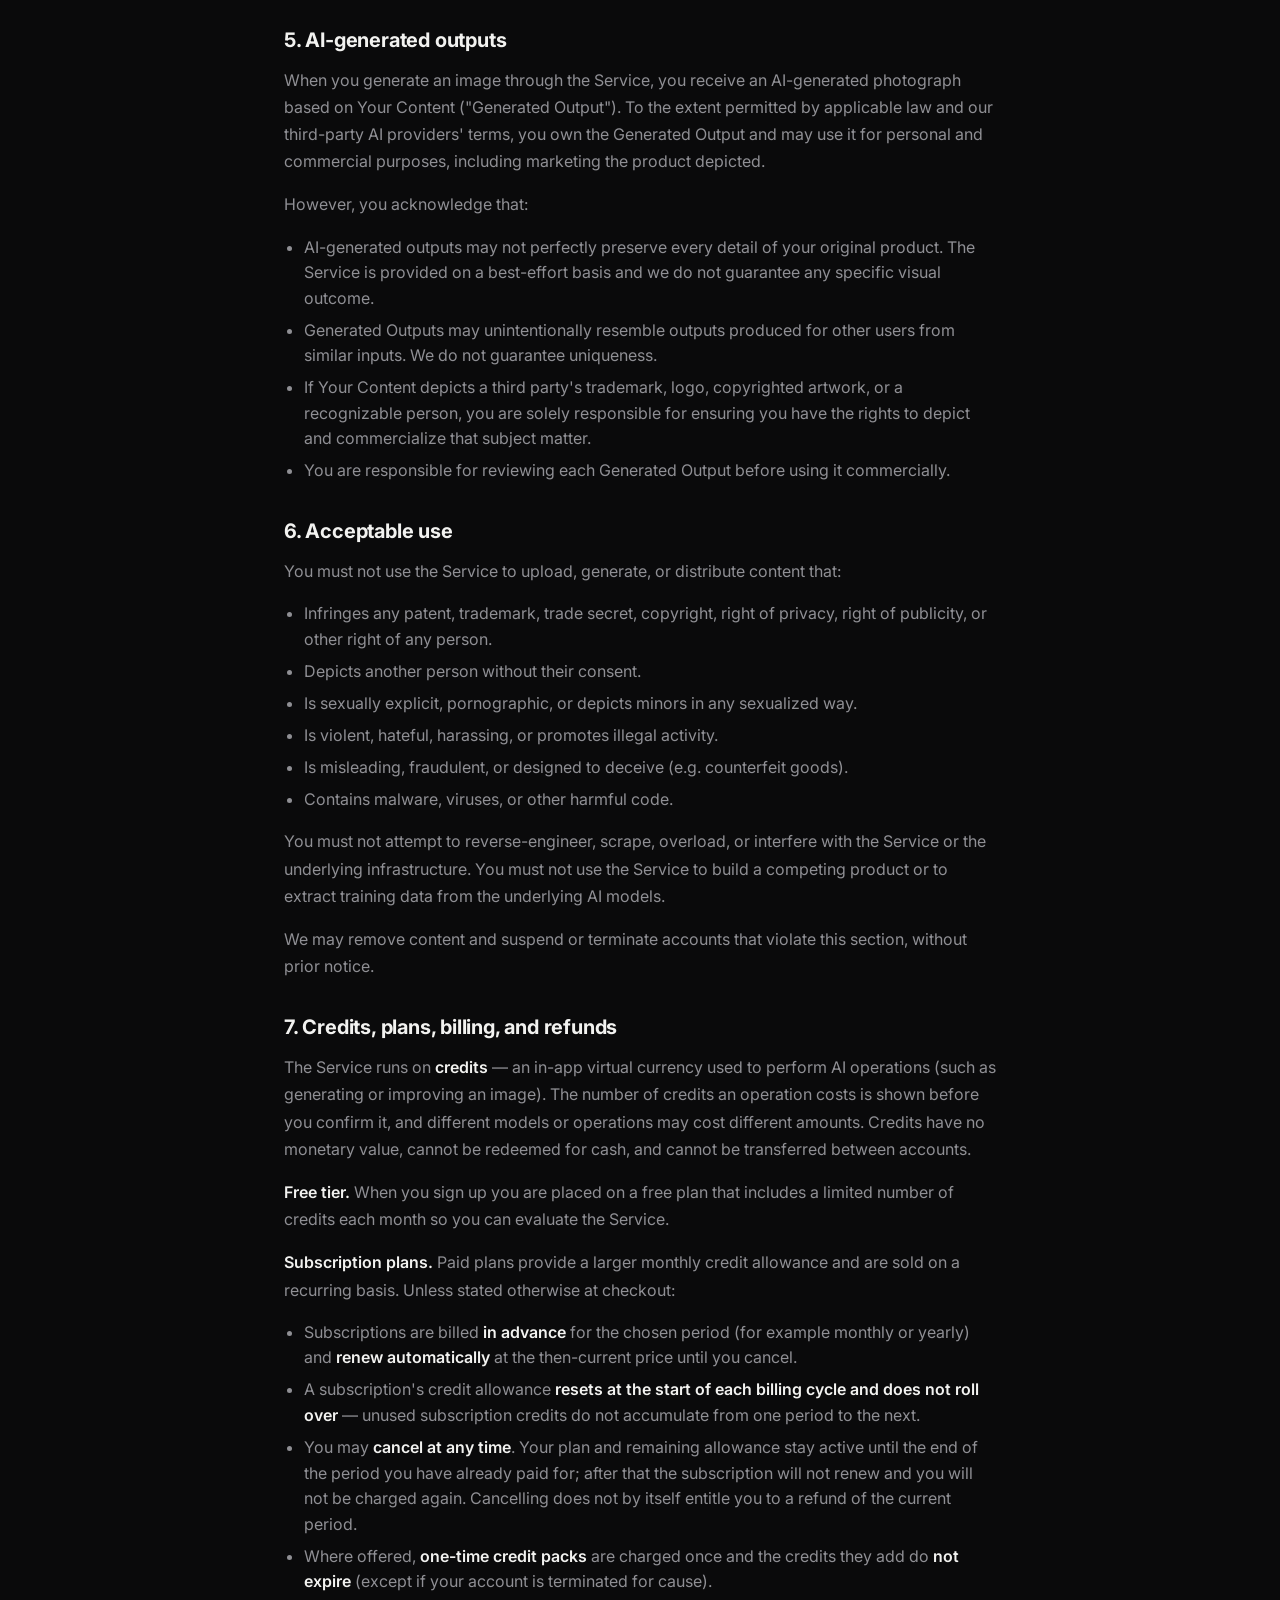
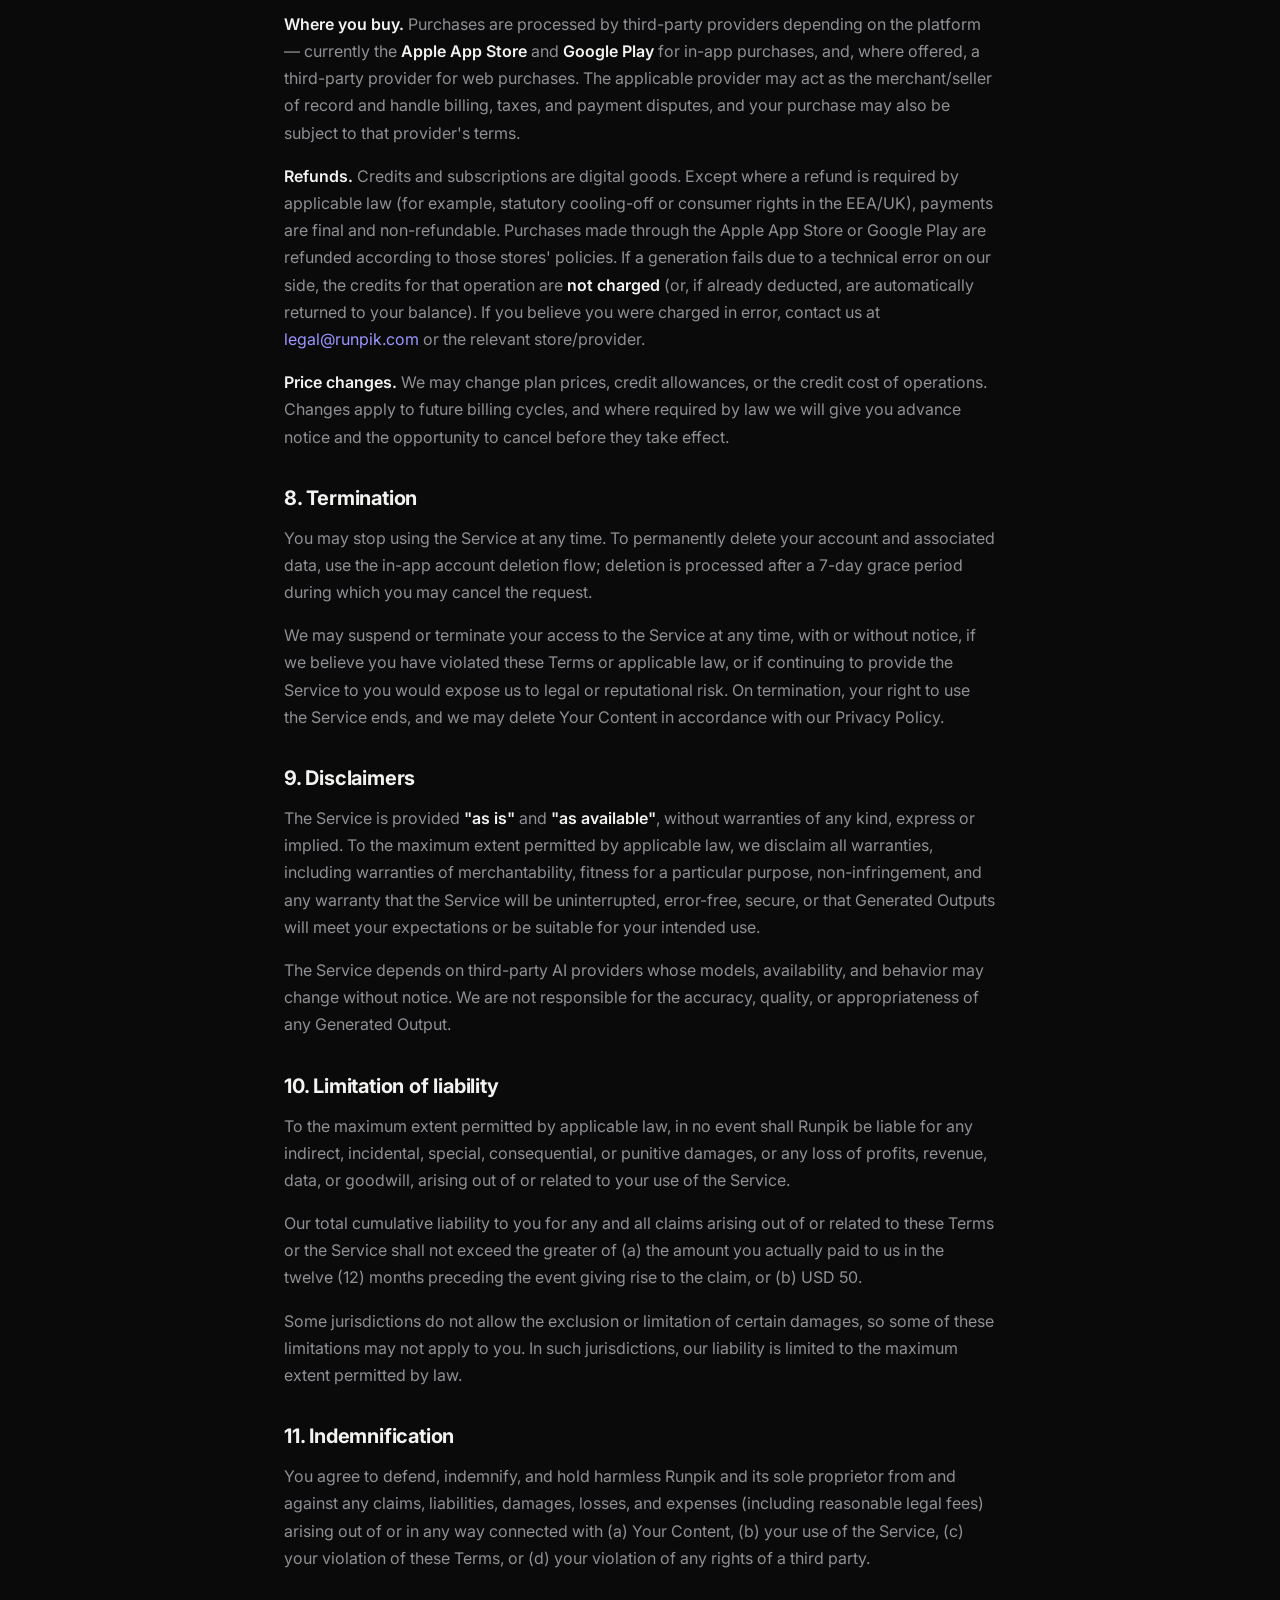
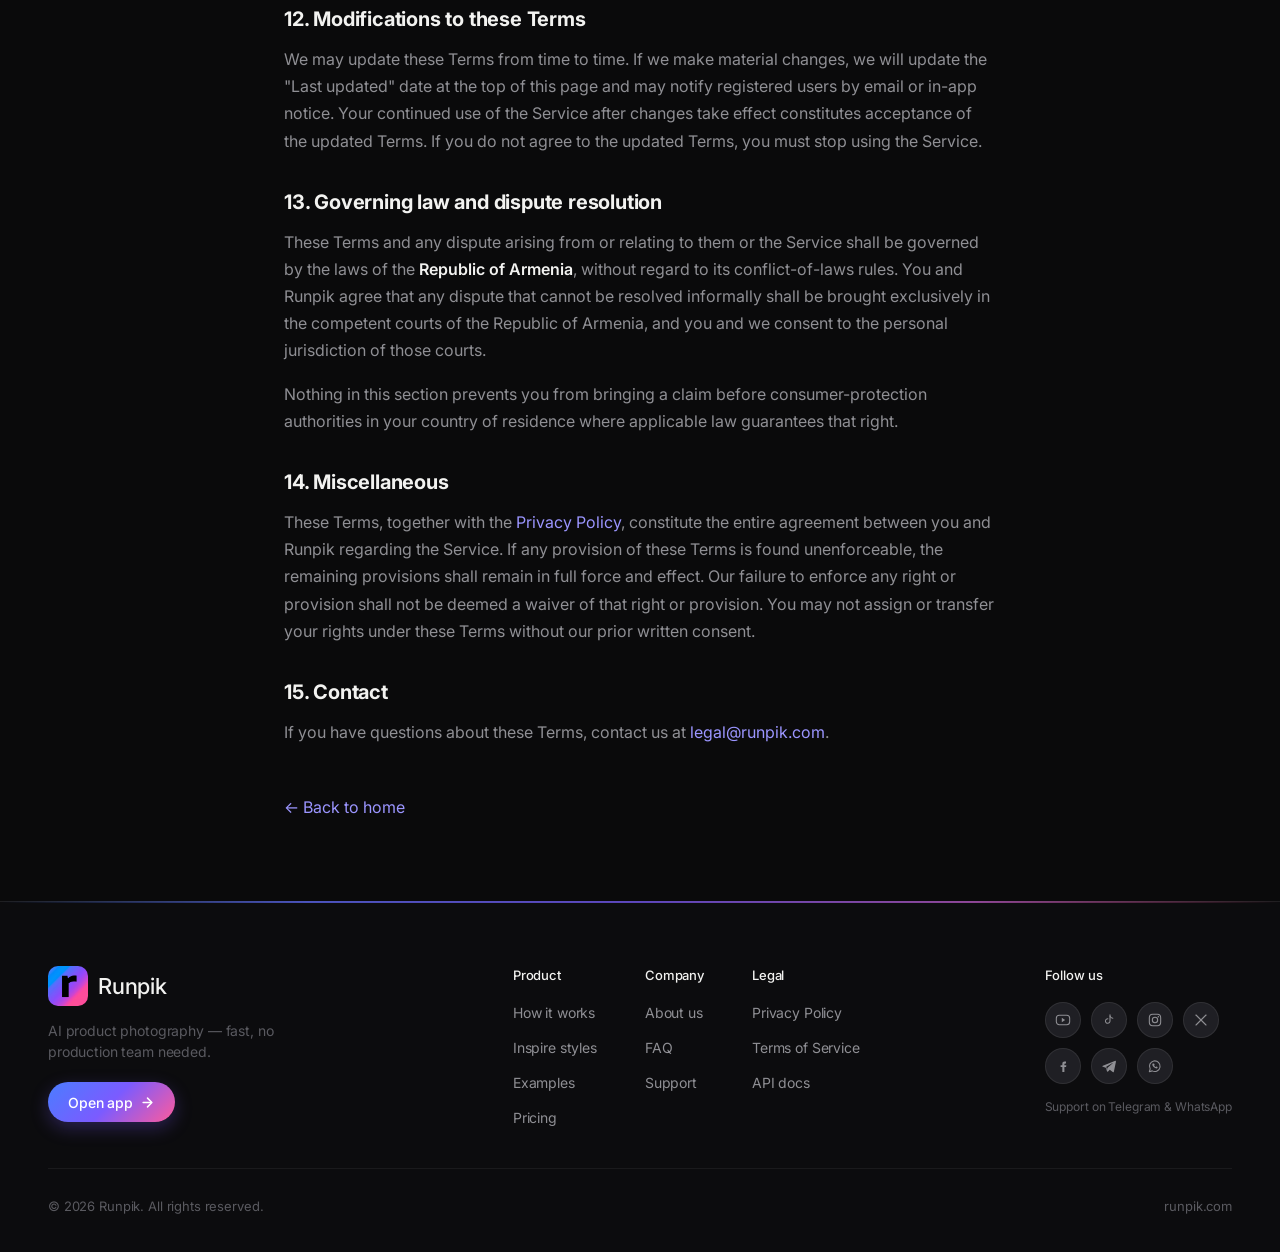
<file: terms.html>
<!DOCTYPE html>
<html lang="en">
<head>
  <meta charset="UTF-8">
  <meta name="viewport" content="width=device-width, initial-scale=1.0">
  <title>Terms of Service — Runpik</title>
  <meta name="description" content="Terms of Service for Runpik, an AI product photography service.">
  <link rel="icon" type="image/png" sizes="256x256" href="assets/favicon.png">
  <link rel="apple-touch-icon" href="assets/apple-touch-icon.png">
  <link rel="preconnect" href="https://fonts.googleapis.com">
  <link rel="preconnect" href="https://fonts.gstatic.com" crossorigin>
  <link href="https://fonts.googleapis.com/css2?family=Inter:wght@400;500;600;700&display=swap" rel="stylesheet">
  <link rel="stylesheet" href="landing.css">
</head>
<body>
  <nav class="site-nav">
    <a class="brand" href="index.html"><img class="mark" src="assets/runpik-logo.png" alt="Runpik"><span class="word">Runpik</span></a>
    <a class="btn-grad" href="https://app.runpik.com" target="_blank" rel="noopener">Try for free</a>
  </nav>

  <main class="legal">
    <h1>Terms of Service</h1>
    <p class="last-updated">Last updated: June 29, 2026</p>

    <p>These Terms of Service ("Terms") govern your access to and use of Runpik (the "Service"), an AI product photography service. By creating an account or using the Service in any way, you agree to be bound by these Terms. If you do not agree, you must not use the Service.</p>

    <h2>1. About Runpik</h2>
    <p>Runpik is an AI-powered product photography service. You upload a photo of a real, physical product (a piece of clothing, a food item, a bottle, a piece of furniture, etc.), and the Service uses third-party generative AI models to produce a studio-quality photograph of the same product in a chosen photographic context. Runpik is operated by an individual sole proprietor based in the Republic of Armenia ("we", "us", "our").</p>

    <h2>2. Eligibility</h2>
    <p>You must be at least <strong>13 years old</strong> to use the Service. If you are under the age of majority in your country of residence (typically 18), you may only use the Service with the involvement, knowledge, and consent of a parent or legal guardian who agrees to be bound by these Terms on your behalf. The Service is not intended for children under 13, and we do not knowingly collect personal information from anyone under 13.</p>

    <h2>3. Account registration and security</h2>
    <p>To use most features of the Service, you must create an account. You may register and sign in using an email address and password, or via a supported third-party sign-in provider (currently Google or Apple). You agree to:</p>
    <ul>
      <li>Provide accurate and complete information when registering.</li>
      <li>Keep your password and account credentials confidential (where applicable), and keep secure any third-party account you use to sign in.</li>
      <li>Be responsible for all activity that occurs under your account.</li>
      <li>Notify us promptly if you suspect any unauthorized use of your account.</li>
    </ul>
    <p>We may suspend or terminate your account if we believe it has been compromised or used in violation of these Terms.</p>

    <h2>4. Content you upload</h2>
    <p>You retain full ownership of any photographs, images, or other materials you upload to the Service ("Your Content"). By uploading Your Content, you grant Runpik a worldwide, non-exclusive, royalty-free license to:</p>
    <ul>
      <li>Store, process, and transmit Your Content as necessary to provide the Service.</li>
      <li>Submit Your Content to third-party generative AI providers (such as Google's Gemini API) so they can produce a generated output on your behalf.</li>
      <li>Generate derivative AI outputs based on Your Content for delivery back to you.</li>
    </ul>
    <p>This license is limited to operating, providing, and improving the Service for you. We do not use Your Content to train AI models, do not sell Your Content to third parties, and do not publicly display Your Content. The license ends when you delete Your Content or close your account, subject to reasonable retention periods described in our Privacy Policy.</p>
    <p>You represent and warrant that you have all necessary rights to upload Your Content and that uploading it does not infringe any third party's intellectual property, privacy, or other rights.</p>

    <h2>5. AI-generated outputs</h2>
    <p>When you generate an image through the Service, you receive an AI-generated photograph based on Your Content ("Generated Output"). To the extent permitted by applicable law and our third-party AI providers' terms, you own the Generated Output and may use it for personal and commercial purposes, including marketing the product depicted.</p>
    <p>However, you acknowledge that:</p>
    <ul>
      <li>AI-generated outputs may not perfectly preserve every detail of your original product. The Service is provided on a best-effort basis and we do not guarantee any specific visual outcome.</li>
      <li>Generated Outputs may unintentionally resemble outputs produced for other users from similar inputs. We do not guarantee uniqueness.</li>
      <li>If Your Content depicts a third party's trademark, logo, copyrighted artwork, or a recognizable person, you are solely responsible for ensuring you have the rights to depict and commercialize that subject matter.</li>
      <li>You are responsible for reviewing each Generated Output before using it commercially.</li>
    </ul>

    <h2>6. Acceptable use</h2>
    <p>You must not use the Service to upload, generate, or distribute content that:</p>
    <ul>
      <li>Infringes any patent, trademark, trade secret, copyright, right of privacy, right of publicity, or other right of any person.</li>
      <li>Depicts another person without their consent.</li>
      <li>Is sexually explicit, pornographic, or depicts minors in any sexualized way.</li>
      <li>Is violent, hateful, harassing, or promotes illegal activity.</li>
      <li>Is misleading, fraudulent, or designed to deceive (e.g. counterfeit goods).</li>
      <li>Contains malware, viruses, or other harmful code.</li>
    </ul>
    <p>You must not attempt to reverse-engineer, scrape, overload, or interfere with the Service or the underlying infrastructure. You must not use the Service to build a competing product or to extract training data from the underlying AI models.</p>
    <p>We may remove content and suspend or terminate accounts that violate this section, without prior notice.</p>

    <h2>7. Credits, plans, billing, and refunds</h2>
    <p>The Service runs on <strong>credits</strong> — an in-app virtual currency used to perform AI operations (such as generating or improving an image). The number of credits an operation costs is shown before you confirm it, and different models or operations may cost different amounts. Credits have no monetary value, cannot be redeemed for cash, and cannot be transferred between accounts.</p>
    <p><strong>Free tier.</strong> When you sign up you are placed on a free plan that includes a limited number of credits each month so you can evaluate the Service.</p>
    <p><strong>Subscription plans.</strong> Paid plans provide a larger monthly credit allowance and are sold on a recurring basis. Unless stated otherwise at checkout:</p>
    <ul>
      <li>Subscriptions are billed <strong>in advance</strong> for the chosen period (for example monthly or yearly) and <strong>renew automatically</strong> at the then-current price until you cancel.</li>
      <li>A subscription's credit allowance <strong>resets at the start of each billing cycle and does not roll over</strong> — unused subscription credits do not accumulate from one period to the next.</li>
      <li>You may <strong>cancel at any time</strong>. Your plan and remaining allowance stay active until the end of the period you have already paid for; after that the subscription will not renew and you will not be charged again. Cancelling does not by itself entitle you to a refund of the current period.</li>
      <li>Where offered, <strong>one-time credit packs</strong> are charged once and the credits they add do <strong>not expire</strong> (except if your account is terminated for cause).</li>
    </ul>
    <p><strong>Where you buy.</strong> Purchases are processed by third-party providers depending on the platform — currently the <strong>Apple App Store</strong> and <strong>Google Play</strong> for in-app purchases, and, where offered, a third-party provider for web purchases. The applicable provider may act as the merchant/seller of record and handle billing, taxes, and payment disputes, and your purchase may also be subject to that provider's terms.</p>
    <p><strong>Refunds.</strong> Credits and subscriptions are digital goods. Except where a refund is required by applicable law (for example, statutory cooling-off or consumer rights in the EEA/UK), payments are final and non-refundable. Purchases made through the Apple App Store or Google Play are refunded according to those stores' policies. If a generation fails due to a technical error on our side, the credits for that operation are <strong>not charged</strong> (or, if already deducted, are automatically returned to your balance). If you believe you were charged in error, contact us at <a href="mailto:legal@runpik.com">legal@runpik.com</a> or the relevant store/provider.</p>
    <p><strong>Price changes.</strong> We may change plan prices, credit allowances, or the credit cost of operations. Changes apply to future billing cycles, and where required by law we will give you advance notice and the opportunity to cancel before they take effect.</p>

    <h2>8. Termination</h2>
    <p>You may stop using the Service at any time. To permanently delete your account and associated data, use the in-app account deletion flow; deletion is processed after a 7-day grace period during which you may cancel the request.</p>
    <p>We may suspend or terminate your access to the Service at any time, with or without notice, if we believe you have violated these Terms or applicable law, or if continuing to provide the Service to you would expose us to legal or reputational risk. On termination, your right to use the Service ends, and we may delete Your Content in accordance with our Privacy Policy.</p>

    <h2>9. Disclaimers</h2>
    <p>The Service is provided <strong>"as is"</strong> and <strong>"as available"</strong>, without warranties of any kind, express or implied. To the maximum extent permitted by applicable law, we disclaim all warranties, including warranties of merchantability, fitness for a particular purpose, non-infringement, and any warranty that the Service will be uninterrupted, error-free, secure, or that Generated Outputs will meet your expectations or be suitable for your intended use.</p>
    <p>The Service depends on third-party AI providers whose models, availability, and behavior may change without notice. We are not responsible for the accuracy, quality, or appropriateness of any Generated Output.</p>

    <h2>10. Limitation of liability</h2>
    <p>To the maximum extent permitted by applicable law, in no event shall Runpik be liable for any indirect, incidental, special, consequential, or punitive damages, or any loss of profits, revenue, data, or goodwill, arising out of or related to your use of the Service.</p>
    <p>Our total cumulative liability to you for any and all claims arising out of or related to these Terms or the Service shall not exceed the greater of (a) the amount you actually paid to us in the twelve (12) months preceding the event giving rise to the claim, or (b) USD 50.</p>
    <p>Some jurisdictions do not allow the exclusion or limitation of certain damages, so some of these limitations may not apply to you. In such jurisdictions, our liability is limited to the maximum extent permitted by law.</p>

    <h2>11. Indemnification</h2>
    <p>You agree to defend, indemnify, and hold harmless Runpik and its sole proprietor from and against any claims, liabilities, damages, losses, and expenses (including reasonable legal fees) arising out of or in any way connected with (a) Your Content, (b) your use of the Service, (c) your violation of these Terms, or (d) your violation of any rights of a third party.</p>

    <h2>12. Modifications to these Terms</h2>
    <p>We may update these Terms from time to time. If we make material changes, we will update the "Last updated" date at the top of this page and may notify registered users by email or in-app notice. Your continued use of the Service after changes take effect constitutes acceptance of the updated Terms. If you do not agree to the updated Terms, you must stop using the Service.</p>

    <h2>13. Governing law and dispute resolution</h2>
    <p>These Terms and any dispute arising from or relating to them or the Service shall be governed by the laws of the <strong>Republic of Armenia</strong>, without regard to its conflict-of-laws rules. You and Runpik agree that any dispute that cannot be resolved informally shall be brought exclusively in the competent courts of the Republic of Armenia, and you and we consent to the personal jurisdiction of those courts.</p>
    <p>Nothing in this section prevents you from bringing a claim before consumer-protection authorities in your country of residence where applicable law guarantees that right.</p>

    <h2>14. Miscellaneous</h2>
    <p>These Terms, together with the <a href="privacy.html">Privacy Policy</a>, constitute the entire agreement between you and Runpik regarding the Service. If any provision of these Terms is found unenforceable, the remaining provisions shall remain in full force and effect. Our failure to enforce any right or provision shall not be deemed a waiver of that right or provision. You may not assign or transfer your rights under these Terms without our prior written consent.</p>

    <h2>15. Contact</h2>
    <p>If you have questions about these Terms, contact us at <a href="mailto:legal@runpik.com">legal@runpik.com</a>.</p>

    <p style="margin-top: 3rem;"><a href="index.html">&larr; Back to home</a></p>
  </main>

  <footer>
    <div class="foot-inner">
      <div class="foot-top">
        <div class="foot-brand">
          <a class="brand" href="index.html"><img class="mark" src="assets/runpik-logo.png" alt="Runpik"><span class="word">Runpik</span></a>
          <p class="tagline">AI product photography — fast, no production team needed.</p>
          <a class="openapp" href="https://app.runpik.com" target="_blank" rel="noopener">Open app <svg width="16" height="16" viewBox="0 0 24 24" fill="none" stroke="currentColor" stroke-width="2.4" stroke-linecap="round" stroke-linejoin="round"><path d="M5 12h13"/><path d="m12 5 7 7-7 7"/></svg></a>
        </div>
        <div class="foot-cols">
          <div class="col">
            <div class="col-h">Product</div>
            <div class="col-links">
              <a href="index.html#how-it-works">How it works</a>
              <a href="index.html#inspire">Inspire styles</a>
              <a href="index.html#examples">Examples</a>
              <a href="index.html#pricing">Pricing</a>
            </div>
          </div>
          <div class="col">
            <div class="col-h">Company</div>
            <div class="col-links">
              <a href="about.html">About us</a>
              <a href="faq.html">FAQ</a>
              <a href="support.html">Support</a>
            </div>
          </div>
          <div class="col">
            <div class="col-h">Legal</div>
            <div class="col-links">
              <a href="privacy.html">Privacy Policy</a>
              <a href="terms.html">Terms of Service</a>
              <a href="api-docs/">API docs</a>
            </div>
          </div>
        </div>
        <div class="foot-soc">
          <div class="soc-h">Follow us</div>
          <div class="socials">
            <a class="soc" href="#" target="_blank" rel="noopener" aria-label="YouTube"><svg width="16" height="16" viewBox="0 0 24 24" fill="none"><rect x="2" y="5" width="20" height="14" rx="4.5" stroke="currentColor" stroke-width="1.6"/><path d="M10.2 8.8 15.2 12l-5 3.2z" fill="currentColor"/></svg></a>
            <a class="soc" href="#" target="_blank" rel="noopener" aria-label="TikTok"><svg width="16" height="16" viewBox="0 0 24 24" fill="none" stroke="currentColor" stroke-width="1.6" stroke-linecap="round" stroke-linejoin="round"><path d="M13.5 4v9.6a3.4 3.4 0 1 1-3.2-3.4"/><path d="M13.5 6.2c.7 1.8 2.2 3 4.3 3.2"/></svg></a>
            <a class="soc" href="#" target="_blank" rel="noopener" aria-label="Instagram"><svg width="16" height="16" viewBox="0 0 24 24" fill="none" stroke="currentColor" stroke-width="1.6"><rect x="3.5" y="3.5" width="17" height="17" rx="5"/><circle cx="12" cy="12" r="4"/><circle cx="17" cy="7" r="1.1" fill="currentColor" stroke="none"/></svg></a>
            <a class="soc" href="#" target="_blank" rel="noopener" aria-label="X"><svg width="16" height="16" viewBox="0 0 24 24" fill="none" stroke="currentColor" stroke-width="1.7" stroke-linecap="round"><path d="M4.5 4.5 19.5 19.5"/><path d="M19.5 4.5 4.5 19.5"/></svg></a>
            <a class="soc" href="#" target="_blank" rel="noopener" aria-label="Facebook"><svg width="16" height="16" viewBox="0 0 24 24" fill="currentColor"><path d="M14.5 8.2h2V5.4c-.4 0-1.2-.1-2.1-.1-2 0-3.4 1.2-3.4 3.5v1.9H8.4v2.9h2.6V21h3.1v-7.4h2.5l.4-2.9h-2.9V9c0-.5.3-.8 1-.8z"/></svg></a>
            <a class="soc" href="#" target="_blank" rel="noopener" aria-label="Telegram"><svg width="16" height="16" viewBox="0 0 24 24" fill="currentColor"><path d="M21.5 4.3 2.8 11.5c-.9.3-.9 1.5 0 1.8l4.5 1.4 1.7 5.2c.2.7 1.1.8 1.6.3l2.5-2.4 4.5 3.3c.6.5 1.5.1 1.7-.6l3.1-14.8c.2-.9-.7-1.7-1.4-1.4zM7.9 13.3l9.4-5.8c.2-.1.4.2.2.3l-7.6 7c-.3.2-.4.6-.5 1l-.3 2.1z"/></svg></a>
            <a class="soc" href="#" target="_blank" rel="noopener" aria-label="WhatsApp"><svg width="16" height="16" viewBox="0 0 24 24" fill="none" stroke="currentColor" stroke-width="1.6" stroke-linecap="round" stroke-linejoin="round"><path d="M3.5 20.5l1.3-4.1a8 8 0 1 1 3 2.9z"/><path d="M9 8.6c.2-.5.4-.5.7-.5h.5c.2 0 .4 0 .6.5l.6 1.4c.1.2 0 .4-.1.5l-.4.5c-.1.2-.2.3 0 .6.3.5.8 1.1 1.4 1.5.5.4.8.4 1 .3l.5-.5c.2-.2.4-.1.5-.1l1.3.7c.3.1.4.3.4.4 0 .6-.4 1.3-.8 1.5-.7.4-1.5.4-3-.3-1.8-.8-3-2.5-3.4-3.1-.3-.5-.8-1.5-.8-2.4 0-.6.2-1 .5-1.4z" fill="currentColor" stroke="none"/></svg></a>
          </div>
          <div class="soc-note">Support on Telegram &amp; WhatsApp</div>
        </div>
      </div>
      <div class="foot-div"></div>
      <div class="foot-bottom">
        <div class="copy">&copy; 2026 Runpik. All rights reserved.</div>
        <span class="dotcom">runpik.com</span>
      </div>
    </div>
  </footer>
</body>
</html>
</file>
<file: landing.css>
/* =========================================================
   Runpik landing (index.html) — Hero v2, dark theme.
   Adapted from the Claude Design handoff
   ("Runpik Landing · Hero v2 · Gemini"). Browser-frame chrome
   from the mockup is dropped; this is the real, responsive page.
   Scoped to index.html only — other pages keep style.css.
   ========================================================= */

:root {
  --bg: #0A0A0B;
  --surface: #16161A;
  --surface-2: #1F1F24;
  --line: rgba(255, 255, 255, 0.08);
  --line-2: rgba(255, 255, 255, 0.12);
  --ink: #F2F2F0;
  --ink2: #8F8F94;
  --ink3: #5A5A60;
  --grad: linear-gradient(135deg, #4A7DFF 0%, #7B5BFF 50%, #FF5B9B 100%);
  --danger: #FF6B6B;
  --nav-h: 72px;
}

* { margin: 0; padding: 0; box-sizing: border-box; }

body {
  font-family: "Inter", system-ui, -apple-system, BlinkMacSystemFont, sans-serif;
  background: var(--bg);
  color: var(--ink);
  -webkit-font-smoothing: antialiased;
  line-height: 1.5;
  display: flex;
  flex-direction: column;
  min-height: 100vh;
  overflow-x: hidden;
}

a { color: inherit; text-decoration: none; }

/* ================= NAV ================= */
.site-nav {
  position: fixed;
  top: 0; left: 0; right: 0;
  z-index: 30;
  height: var(--nav-h);
  padding: 0 48px;
  display: flex;
  align-items: center;
  justify-content: space-between;
  background: rgba(10, 10, 11, 0.7);
  backdrop-filter: blur(16px);
  -webkit-backdrop-filter: blur(16px);
  border-bottom: 0.5px solid var(--line);
}
.brand { display: flex; align-items: center; gap: 10px; }
.brand .mark { width: 36px; height: 36px; border-radius: 9px; display: block; }
.brand .word { font-size: 20px; font-weight: 500; letter-spacing: -0.01em; color: var(--ink); }

.nav-links { display: flex; align-items: center; gap: 36px; }
.nlink {
  display: inline-flex; align-items: center; gap: 5px;
  font-size: 15px; font-weight: 400; color: var(--ink2);
  background: none; border: 0; cursor: pointer; font-family: inherit;
  letter-spacing: -0.01em; transition: color 0.18s ease;
}
.nlink:hover, .nlink.active { color: var(--ink); }
.nlink svg { width: 12px; height: 12px; transition: transform 0.18s ease; }
.nlink.active svg { transform: rotate(180deg); }

.nav-actions { display: flex; align-items: center; gap: 20px; }
.lang {
  display: inline-flex; align-items: center; gap: 5px;
  font-size: 15px; font-weight: 400; color: var(--ink2);
  background: none; border: 0; cursor: pointer; font-family: inherit;
  letter-spacing: -0.01em; transition: color 0.18s ease;
}
.lang:hover { color: var(--ink); }
.lang svg { width: 12px; height: 12px; transition: transform 0.18s ease; }
.lang.open svg { transform: rotate(180deg); }

.lang-wrap { position: relative; }
.lang-menu {
  position: absolute; top: calc(100% + 12px); right: 0; z-index: 40; min-width: 184px;
  background: rgba(22, 22, 26, 0.96);
  backdrop-filter: blur(20px); -webkit-backdrop-filter: blur(20px);
  border: 0.5px solid var(--line); border-radius: 14px; padding: 8px;
  box-shadow: 0 20px 60px rgba(0, 0, 0, 0.5);
  display: none;
}
.lang-menu.open { display: block; }
.lang-opt {
  display: block; width: 100%; text-align: left;
  padding: 10px 14px; border-radius: 10px; border: 0; background: none; cursor: pointer;
  font-family: inherit; font-size: 15px; font-weight: 400; color: var(--ink2); letter-spacing: -0.01em;
  transition: background 0.16s ease, color 0.16s ease;
}
.lang-opt:hover { background: rgba(255, 255, 255, 0.04); color: var(--ink); }
.lang-opt.active { color: var(--ink); font-weight: 500; }

.hamb {
  display: none;
  width: 36px; height: 36px; border: 0; background: none; cursor: pointer; color: var(--ink);
  align-items: center; justify-content: center;
}
.hamb svg { width: 22px; height: 22px; }

.btn-grad {
  display: inline-flex; align-items: center; justify-content: center; gap: 8px;
  height: 42px; padding: 0 22px; border-radius: 999px; border: 0; cursor: pointer;
  background: var(--grad); color: #fff; font-family: inherit;
  font-size: 15px; font-weight: 500; letter-spacing: -0.01em;
  box-shadow: 0 6px 20px rgba(123, 91, 255, 0.30);
  transition: box-shadow 0.2s ease, transform 0.2s ease;
}
.btn-grad:hover { box-shadow: 0 8px 26px rgba(123, 91, 255, 0.42); transform: translateY(-1px); }
.btn-grad.lg {
  height: 52px; padding: 0 30px; font-size: 16px;
  box-shadow: 0 8px 26px rgba(123, 91, 255, 0.34), 0 0 22px rgba(255, 91, 155, 0.16);
}
.btn-ghost {
  display: inline-flex; align-items: center; justify-content: center;
  height: 52px; padding: 0 26px; border-radius: 999px;
  background: transparent; border: 0.5px solid rgba(255, 255, 255, 0.18);
  color: var(--ink); font-family: inherit; font-size: 16px; font-weight: 500;
  letter-spacing: -0.01em; cursor: pointer;
  transition: border-color 0.2s ease, background 0.2s ease;
}
.btn-ghost:hover { border-color: rgba(255, 255, 255, 0.40); background: rgba(255, 255, 255, 0.03); }

/* ===== Product dropdown ===== */
.dropdown {
  position: fixed; top: 78px; left: 48px; z-index: 40; width: 580px; max-width: calc(100vw - 96px);
  background: rgba(22, 22, 26, 0.96);
  backdrop-filter: blur(20px); -webkit-backdrop-filter: blur(20px);
  border: 0.5px solid var(--line); border-radius: 16px; padding: 24px 24px 18px;
  box-shadow: 0 20px 60px rgba(0, 0, 0, 0.5);
  display: none;
}
.dropdown.open { display: block; }
.dd-label { font-size: 11px; font-weight: 500; letter-spacing: 0.1em; text-transform: uppercase; color: var(--ink3); margin-bottom: 12px; }
.dd-grid { display: grid; grid-template-columns: 1fr 1fr; gap: 4px 16px; }
.dd-item { display: flex; align-items: center; gap: 13px; padding: 8px 10px; border-radius: 12px; cursor: pointer; transition: background 0.16s ease; }
.dd-item:hover { background: rgba(255, 255, 255, 0.04); }
.dd-item .ic {
  width: 36px; height: 36px; border-radius: 10px; flex-shrink: 0; background: var(--surface-2);
  border: 0.5px solid var(--line); display: flex; align-items: center; justify-content: center; color: var(--ink);
}
.dd-item .ic svg { width: 20px; height: 20px; }
.dd-item .tx { display: flex; flex-direction: column; gap: 2px; }
.dd-item .t { font-size: 15px; font-weight: 500; color: var(--ink); letter-spacing: -0.01em; }
.dd-item .d { font-size: 12px; font-weight: 400; color: var(--ink3); letter-spacing: -0.01em; }
.dd-note {
  margin-top: 10px; padding-top: 10px; border-top: 0.5px solid var(--line);
  font-size: 12px; font-weight: 400; color: var(--ink3); letter-spacing: -0.01em;
  display: flex; align-items: center; gap: 7px;
}
.dd-note svg { width: 13px; height: 13px; color: var(--ink3); flex-shrink: 0; }

/* ================= HERO ================= */
.hero { flex: 1; padding: calc(var(--nav-h) + 72px) 48px 64px; }
.hero-inner { max-width: 1200px; margin: 0 auto; display: flex; align-items: center; gap: 56px; }
.hero-msg { flex: 1 1 0; min-width: 0; }
.eyebrow { font-size: 12px; font-weight: 500; letter-spacing: 0.12em; text-transform: uppercase; color: var(--ink2); }
.headline { margin-top: 20px; font-size: 48px; font-weight: 700; line-height: 1.1; letter-spacing: -0.02em; color: var(--ink); }
.headline .line { display: block; }
.headline .soft { color: var(--ink2); font-weight: 600; }
.hero-sub { margin-top: 22px; max-width: 460px; font-size: 18px; font-weight: 400; line-height: 1.5; color: var(--ink2); letter-spacing: -0.01em; }
.cta-row { margin-top: 32px; display: flex; align-items: center; gap: 14px; }
.reassure { margin-top: 14px; font-size: 13px; font-weight: 400; color: var(--ink3); letter-spacing: -0.01em; }

.hero-visual { flex: 0 0 auto; display: flex; flex-direction: column; align-items: center; gap: 26px; }

/* ===== before / after pair ===== */
.ba-pair { position: relative; display: flex; justify-content: center; gap: 44px; }
.ba-col { display: flex; flex-direction: column; align-items: center; gap: 12px; }
.ba-cap { font-size: 13px; letter-spacing: -0.01em; }
.ba-cap.muted { color: var(--ink3); font-weight: 400; }
.ba-cap.prime { color: var(--ink); font-weight: 500; }
.ba-arrow {
  position: absolute; left: 50%; top: 150px; transform: translate(-50%, -50%); z-index: 6;
  width: 48px; height: 48px; border-radius: 50%; background: var(--grad);
  display: flex; align-items: center; justify-content: center; color: #fff;
  box-shadow: 0 8px 24px rgba(123, 91, 255, 0.40), 0 0 0 5px rgba(10, 10, 11, 1);
}
.ba-arrow svg { width: 20px; height: 20px; }

/* Real API image (GET /landing-blocks hero) — covers the CSS placeholder
   scene below it; fades in on load. Falls back to the placeholder if absent. */
.ba-img {
  position: absolute; inset: 0; width: 100%; height: 100%; object-fit: cover;
  z-index: 3; opacity: 0; transition: opacity 0.45s ease; display: block;
}
.ba-img.loaded { opacity: 1; }

/* Shimmer skeleton while an image loads (hero + how-it-works cards) */
@keyframes shimmer { 0% { background-position: -100% 0; } 100% { background-position: 200% 0; } }
.bacard.is-loading::after,
.hiw-card.is-loading::after,
.scard.is-loading::after,
.ccard.is-loading::after {
  content: ""; position: absolute; inset: 0; z-index: 2;
  background-color: var(--surface-2);
  background-image: linear-gradient(100deg, transparent 35%, rgba(255, 255, 255, 0.07) 50%, transparent 65%);
  background-size: 200% 100%;
  background-repeat: no-repeat;
  animation: shimmer 1.4s linear infinite;
}

/* card / dress scene (placeholder visual — shown until/unless API image loads) */
.bacard { position: relative; width: 240px; aspect-ratio: 4/5; border-radius: 16px; overflow: hidden; }
.bacard.before { box-shadow: inset 0 0 0 0.5px rgba(255, 255, 255, 0.06); }
.bacard.after { box-shadow: 0 20px 50px rgba(0, 0, 0, 0.45); }
.bacard .scene { position: absolute; inset: 0; }
.bacard.before .scene { background: linear-gradient(155deg, #C9C4BC 0%, #B0AAA1 55%, #A8A29A 100%); }
.bacard.after .scene { background: radial-gradient(120% 92% at 50% 12%, #FBF4E6 0%, #F2E8D5 46%, #E2CFB2 100%); }

.door { position: absolute; inset: 0; pointer-events: none; }
.door .panel { position: absolute; left: 14%; top: 8%; right: 14%; bottom: 8%; border: 1px solid rgba(90, 80, 70, 0.16); border-radius: 3px; }
.door .knob { position: absolute; right: 17%; top: 50%; width: 7px; height: 7px; border-radius: 50%; background: rgba(80, 70, 60, 0.30); }

.floor { position: absolute; left: 0; right: 0; bottom: 0; height: 34%; background: linear-gradient(180deg, rgba(180, 150, 105, 0) 0%, rgba(176, 144, 98, 0.20) 100%); }
.contact { position: absolute; left: 50%; bottom: 12%; transform: translateX(-50%); width: 60%; height: 22px; border-radius: 50%; background: radial-gradient(ellipse at center, rgba(95, 70, 40, 0.28), rgba(95, 70, 40, 0) 70%); filter: blur(2px); }
.keylight { position: absolute; inset: 0; pointer-events: none; background: radial-gradient(70% 42% at 50% 4%, rgba(255, 250, 240, 0.5), rgba(255, 250, 240, 0) 60%); }
.vignette { position: absolute; inset: 0; pointer-events: none; }
.bacard.before .vignette { box-shadow: inset 0 0 70px rgba(60, 55, 48, 0.42); }
.bacard.after .vignette { box-shadow: inset 0 0 60px rgba(90, 64, 34, 0.14); }

.dress { position: absolute; left: 50%; bottom: 9%; transform: translateX(-50%); width: 58%; height: 80%; }
.dress .hook { position: absolute; top: -2%; left: 50%; transform: translateX(-50%); width: 16px; height: 14px; border: 1.5px solid rgba(70, 62, 55, 0.5); border-bottom: 0; border-radius: 50% 50% 0 0; }
.dress .hanger { position: absolute; top: 7%; left: 14%; right: 14%; height: 12%; border-top: 2px solid rgba(70, 62, 55, 0.45); border-radius: 50% 50% 0 0 / 100% 100% 0 0; }
.dress .body { position: absolute; inset: 9% 0 0; width: 100%; height: 91%; clip-path: polygon(34% 4%, 66% 4%, 73% 22%, 61% 33%, 92% 97%, 8% 97%, 39% 33%, 27% 22%); }
.bacard.before .dress .body { background: linear-gradient(158deg, #AC988F 0%, #97817A 60%, #876F68 100%); }
.bacard.after .dress .body { background: linear-gradient(158deg, #E9C2B5 0%, #DCA293 55%, #C8897A 100%); }
.dress .sheen { position: absolute; inset: 9% 0 0; width: 100%; height: 91%; clip-path: polygon(34% 4%, 66% 4%, 73% 22%, 61% 33%, 92% 97%, 8% 97%, 39% 33%, 27% 22%); background: linear-gradient(120deg, rgba(255, 255, 255, 0.32) 0%, rgba(255, 255, 255, 0) 38%); }
.bacard.before .dress .sheen { background: linear-gradient(120deg, rgba(255, 255, 255, 0.10) 0%, rgba(255, 255, 255, 0) 40%); }
.bacard.before .dress { transform: translateX(-50%) rotate(-1.5deg); }

.chip { position: absolute; top: 12px; left: 12px; z-index: 4; font-size: 11px; font-weight: 500; letter-spacing: 0.04em; color: #fff; padding: 4px 10px; border-radius: 999px; background: rgba(0, 0, 0, 0.5); backdrop-filter: blur(8px); -webkit-backdrop-filter: blur(8px); }
.chip.after-chip { background: rgba(0, 0, 0, 0.42); }
.chip.after-chip::before { content: ""; width: 6px; height: 6px; border-radius: 50%; margin-right: 6px; display: inline-block; vertical-align: middle; background: var(--grad); }

/* concept thumbs */
.concepts { display: flex; align-items: center; gap: 12px; }
.concepts .more { font-size: 12px; font-weight: 400; color: var(--ink3); letter-spacing: -0.01em; }
.thumbs { display: flex; gap: 10px; max-width: min(340px, 100%); overflow-x: auto; padding: 4px; scrollbar-width: none; -ms-overflow-style: none; }
.thumbs::-webkit-scrollbar { display: none; }
.thumb { flex: 0 0 auto; }
.thumb { position: relative; width: 44px; height: 55px; border-radius: 7px; overflow: hidden; background: radial-gradient(120% 90% at 50% 14%, #F6EEDE, #E6D5B8); }
button.thumb { border: 0; padding: 0; cursor: pointer; font-family: inherit; transition: box-shadow 0.18s ease, transform 0.18s ease; }
.thumb img { position: absolute; inset: 0; width: 100%; height: 100%; object-fit: cover; display: block; z-index: 1; }
button.thumb:hover { transform: translateY(-1px); }
.thumb.active { box-shadow: 0 0 0 2px var(--bg), 0 0 0 4px #7B5BFF; }
.thumb .td { position: absolute; left: 50%; bottom: 8%; transform: translateX(-50%); width: 56%; height: 74%; clip-path: polygon(34% 4%, 66% 4%, 73% 22%, 61% 33%, 92% 97%, 8% 97%, 39% 33%, 27% 22%); background: linear-gradient(158deg, #E2BBAE, #C8897A); }
.thumb.t2 { background: radial-gradient(120% 90% at 50% 14%, #EDEFE6, #C9D2BC); }
.thumb.t2 .td { background: linear-gradient(158deg, #AFBCA2, #8AA079); }
.thumb.t3 { background: radial-gradient(120% 90% at 50% 14%, #F1E7E2, #DEC6BE); }
.thumb.t3 .td { background: linear-gradient(158deg, #D9B0C0, #B98098); }

/* ================= TICKER ================= */
.ticker {
  position: relative; z-index: 5; overflow: hidden; height: 56px; background: #0D0D0F;
  border-top: 0.5px solid var(--line); border-bottom: 0.5px solid var(--line);
  display: flex; align-items: center;
  -webkit-mask-image: linear-gradient(90deg, transparent, #000 7%, #000 93%, transparent);
  mask-image: linear-gradient(90deg, transparent, #000 7%, #000 93%, transparent);
}
.tk-track { display: flex; align-items: center; white-space: nowrap; animation: marquee 34s linear infinite; will-change: transform; }
@media (prefers-reduced-motion: reduce) { .tk-track { animation: none; } }
@keyframes marquee { from { transform: translateX(0); } to { transform: translateX(-50%); } }
.tk-item { display: inline-flex; align-items: center; gap: 20px; padding: 0 10px; font-size: 14px; font-weight: 500; letter-spacing: 0.08em; text-transform: uppercase; color: var(--ink3); }
.dot { width: 6px; height: 6px; border-radius: 50%; background: var(--grad); display: inline-block; }

/* ================= FOOTER (rich — logo · columns · socials · bottom) ================= */
footer { position: relative; background: #0C0C0E; border-top: 0.5px solid var(--line); }
footer::before {
  content: ""; position: absolute; top: -1px; left: 0; right: 0; height: 2px; background: var(--grad);
  -webkit-mask-image: linear-gradient(90deg, transparent, #000 24%, #000 76%, transparent);
  mask-image: linear-gradient(90deg, transparent, #000 24%, #000 76%, transparent); opacity: 0.7;
}
.foot-inner { padding: 64px 48px 36px; }
.foot-top { display: flex; justify-content: space-between; gap: 64px; }
.foot-brand { width: 280px; flex-shrink: 0; display: flex; flex-direction: column; align-items: flex-start; }
footer .brand { display: flex; align-items: center; gap: 10px; text-decoration: none; }
footer .brand .mark { width: 40px; height: 40px; border-radius: 10px; display: block; }
footer .brand .word { font-size: 22px; font-weight: 500; letter-spacing: -0.01em; color: var(--ink); }
.tagline { margin-top: 14px; max-width: 260px; font-size: 14px; line-height: 1.5; color: var(--ink3); letter-spacing: -0.01em; }
.openapp {
  margin-top: 20px; display: inline-flex; align-items: center; gap: 7px; height: 40px; padding: 0 20px; border-radius: 999px;
  border: 0; text-decoration: none; background: var(--grad); color: #fff; font-family: inherit; font-size: 14px; font-weight: 500;
  letter-spacing: -0.01em; cursor: pointer; box-shadow: 0 6px 18px rgba(123, 91, 255, 0.28); transition: box-shadow 0.2s ease, transform 0.2s ease;
}
.openapp:hover { box-shadow: 0 8px 24px rgba(123, 91, 255, 0.4); transform: translateY(-1px); }
.openapp svg { width: 15px; height: 15px; }

.foot-cols { display: flex; gap: 48px; }
.col-h { font-size: 13px; font-weight: 500; color: var(--ink); letter-spacing: -0.01em; margin-bottom: 16px; }
.col-links { display: flex; flex-direction: column; gap: 14px; }
.col-links a { font-size: 14px; color: var(--ink2); letter-spacing: -0.01em; text-decoration: none; transition: color 0.16s ease; }
.col-links a:hover { color: var(--ink); }

.foot-soc { display: flex; flex-direction: column; }
.soc-h { font-size: 13px; font-weight: 500; color: var(--ink); letter-spacing: -0.01em; margin-bottom: 16px; }
.socials { display: flex; flex-wrap: wrap; gap: 10px; max-width: 184px; }
.soc { width: 36px; height: 36px; border-radius: 50%; background: var(--surface-2); border: 0.5px solid var(--line);
  display: flex; align-items: center; justify-content: center; color: var(--ink2); cursor: pointer; transition: color 0.16s ease, border-color 0.16s ease; }
.soc:hover { color: var(--ink); border-color: var(--line-2); }
.soc svg { width: 16px; height: 16px; display: block; }
.soc-note { margin-top: 14px; font-size: 12px; color: var(--ink3); letter-spacing: -0.01em; }

.foot-div { height: 1px; background: rgba(255, 255, 255, 0.06); margin: 40px 0 28px; }
.foot-bottom { display: flex; align-items: center; justify-content: space-between; gap: 16px; }
.copy { font-size: 13px; color: var(--ink3); letter-spacing: -0.01em; }
.foot-right { display: flex; align-items: center; gap: 18px; }
.foot-lang { display: inline-flex; align-items: center; gap: 5px; font-size: 13px; color: var(--ink2); background: none; border: 0; cursor: pointer; font-family: inherit; letter-spacing: -0.01em; }
.foot-lang:hover { color: var(--ink); }
.foot-lang svg { width: 11px; height: 11px; }
.dotcom { font-size: 13px; color: var(--ink3); letter-spacing: -0.01em; }

@media (max-width: 1000px) {
  .foot-inner { padding: 44px 20px 28px; }
  .foot-top { flex-direction: column; gap: 32px; }
  .foot-brand { width: 100%; }
  .tagline { max-width: none; }
  .foot-cols { flex-direction: column; gap: 24px; }
  .col-links a { font-size: 15px; }
  .socials { max-width: none; }
  .foot-div { margin: 28px 0 24px; }
  .foot-bottom { flex-direction: column; align-items: flex-start; gap: 14px; }
}

/* ================= CONTENT PAGES (about / faq / terms / privacy — dark) =================
   These pages reuse the dark theme + .site-nav + footer. The <main class="legal|faq">
   is the centered content column (clears the fixed nav, pushes the footer down). */
.legal, .faq { flex: 1; width: 100%; max-width: 760px; margin: 0 auto; padding: calc(var(--nav-h) + 44px) 24px 64px; }
.legal h1, .faq h1 { font-size: 2rem; letter-spacing: -0.02em; color: var(--ink); margin-bottom: 0.5rem; line-height: 1.2; }
.legal .last-updated, .faq .subtitle { color: var(--ink3); margin-bottom: 2rem; font-size: 0.95rem; }
.legal h2 { margin-top: 2rem; margin-bottom: 0.75rem; font-size: 1.25rem; color: var(--ink); letter-spacing: -0.01em; }
.legal h3 { margin-top: 1.5rem; margin-bottom: 0.5rem; font-size: 1.05rem; color: var(--ink); letter-spacing: -0.01em; }
.legal p { margin-bottom: 1rem; color: var(--ink2); line-height: 1.7; }
.legal .soon-note { margin: 1.25rem 0; padding: 0.85rem 1rem; border: 1px solid var(--line, #2a2a30); border-radius: 12px; background: rgba(155, 149, 255, 0.06); color: var(--ink2); font-size: 0.95rem; }
.legal ul { margin: 0 0 1rem 1.25rem; color: var(--ink2); }
.legal li { margin-bottom: 0.4rem; line-height: 1.6; }
.legal strong { color: var(--ink); font-weight: 600; }
.legal a, .faq a { color: #9b95ff; text-decoration: none; }
.legal a:hover, .faq a:hover { text-decoration: underline; }
.placeholder-notice { background: rgba(240, 196, 25, 0.08); border-left: 3px solid #f0c419; padding: 1rem 1.25rem; margin-bottom: 2rem; border-radius: 8px; font-size: 0.95rem; color: var(--ink2); }

/* FAQ accordion (dark) */
.faq .locale-toggle, .legal .locale-toggle { display: flex; gap: 0.5rem; margin-bottom: 2rem; }
.faq .locale-toggle button, .legal .locale-toggle button { background: var(--surface); border: 0.5px solid var(--line); color: var(--ink2); padding: 0.45rem 0.95rem; border-radius: 8px; cursor: pointer; font-family: inherit; font-size: 0.9rem; transition: color 0.16s ease, border-color 0.16s ease; }
.faq .locale-toggle button:hover, .legal .locale-toggle button:hover { color: var(--ink); border-color: var(--line-2); }
.faq .locale-toggle button.active, .legal .locale-toggle button.active { color: var(--ink); background: linear-gradient(var(--surface-2), var(--surface-2)) padding-box, var(--grad) border-box; border: 1px solid transparent; }
.faq-list { display: flex; flex-direction: column; gap: 0.6rem; }
.faq-item { border: 0.5px solid var(--line); border-radius: 12px; background: var(--surface); overflow: hidden; transition: border-color 0.16s ease; }
.faq-item:hover { border-color: var(--line-2); }
.faq-item summary { padding: 1rem 1.25rem; cursor: pointer; font-weight: 500; color: var(--ink); list-style: none; display: flex; justify-content: space-between; align-items: center; gap: 1rem; user-select: none; }
.faq-item summary::-webkit-details-marker { display: none; }
.faq-item summary::after { content: "+"; font-size: 1.4rem; font-weight: 400; color: var(--ink3); flex-shrink: 0; line-height: 1; }
.faq-item[open] summary::after { content: "−"; }
.faq-item .answer { padding: 0 1.25rem 1.25rem; color: var(--ink2); line-height: 1.65; }
.faq-item .answer a { color: #9b95ff; }
.faq-loading, .faq-error { text-align: center; padding: 2rem; color: var(--ink3); }
.faq-error { color: #ff6b6b; }

/* ================= RESPONSIVE — mobile ================= */
@media (max-width: 1000px) {
  :root { --nav-h: 56px; }
  .site-nav { padding: 0 20px; }
  .nav-links, .nav-actions { display: none; }
  .hamb { display: flex; }

  .hero { padding: calc(var(--nav-h) + 28px) 20px 30px; }
  .hero-inner { display: flex; flex-direction: column; align-items: center; text-align: center; gap: 0; max-width: 440px; }
  /* Promote hero-msg's children so the visual can sit BETWEEN text and CTA
     (matches the design's mobile order: text → before/after → buttons). */
  .hero-msg { display: contents; }
  .eyebrow, .headline, .hero-sub { order: 1; }
  .cta-row, .reassure { order: 3; }
  .eyebrow { font-size: 11px; }
  .headline { margin-top: 14px; font-size: 30px; line-height: 1.15; }
  .headline .line { display: inline; }
  .headline .soft { display: inline; }
  .hero-sub { margin-top: 16px; max-width: 320px; font-size: 15px; }
  .cta-row { margin-top: 24px; flex-direction: column; width: 100%; max-width: 360px; gap: 12px; }
  .cta-row .btn-grad, .cta-row .btn-ghost { width: 100%; height: 50px; }
  .reassure { margin-top: 14px; font-size: 12px; }

  .hero-visual { margin-top: 24px; order: 2; gap: 18px; }
  .ba-pair { gap: 26px; }
  .bacard { width: 142px; border-radius: 14px; }
  .ba-arrow { top: 89px; width: 36px; height: 36px; box-shadow: 0 6px 16px rgba(123, 91, 255, 0.4), 0 0 0 4px rgba(10, 10, 11, 1); }
  .ba-arrow svg { width: 16px; height: 16px; }
  .chip { font-size: 9px; padding: 3px 8px; top: 8px; left: 8px; }
  .ba-cap { font-size: 12px; }
  .concepts { flex-direction: column; gap: 8px; }

  .ticker { height: 50px; }
  .tk-track { animation-duration: 22s; }
  .tk-item { font-size: 13px; gap: 16px; padding: 0 8px; }
}

/* ================= HOW IT WORKS (GET /home-blocks, product × stage) ================= */
.hiw { padding: 64px 48px; }
.hiw-inner { max-width: 1200px; margin: 0 auto; }
.hiw .sec-head { display: flex; flex-direction: column; align-items: center; text-align: center; }
.hiw .kicker { font-size: 12px; font-weight: 500; letter-spacing: 0.12em; text-transform: uppercase; color: var(--ink2); }
.hiw .headline2 { margin-top: 12px; font-size: 40px; font-weight: 700; letter-spacing: -0.02em; color: var(--ink); max-width: 720px; line-height: 1.12; }

/* product tabs */
.tabs { margin-top: 40px; display: flex; flex-wrap: wrap; justify-content: center; gap: 12px; }
.tab { display: inline-flex; align-items: center; gap: 8px; height: 44px; padding: 0 16px 0 8px; border-radius: 999px; border: 0.5px solid var(--line); background: transparent; cursor: pointer; font-family: inherit; transition: border-color 0.16s ease; }
.tab .tn { font-size: 14px; font-weight: 500; color: var(--ink2); white-space: nowrap; letter-spacing: -0.01em; transition: color 0.16s ease; }
.tab:hover { border-color: var(--line-2); }
.tab:hover .tn { color: var(--ink); }
.tab.active { background: linear-gradient(var(--surface-2), var(--surface-2)) padding-box, var(--grad) border-box; border: 1px solid transparent; }
.tab.active .tn { color: var(--ink); }
.tab .th { width: 28px; height: 28px; border-radius: 8px; overflow: hidden; flex-shrink: 0; position: relative; background: var(--surface-2); }
.tab .th img { position: absolute; inset: 0; width: 100%; height: 100%; object-fit: cover; }
.tabs-note { margin-top: 14px; text-align: center; font-size: 12.5px; color: var(--ink3); letter-spacing: -0.01em; }

/* conveyor: one column per stage, arrow between */
.conveyor { margin-top: 40px; display: flex; align-items: center; justify-content: center; gap: 22px; transition: opacity 0.22s ease; }
.conveyor.switching { opacity: 0; }
.conv-col { display: flex; flex-direction: column; align-items: center; gap: 12px; }
.conv-slabel { font-size: 12px; color: var(--ink2); text-align: center; max-width: 260px; letter-spacing: 0.01em; }
.conv-slabel b { color: var(--ink); font-weight: 600; }
.conv-cap { font-size: 13px; text-align: center; max-width: 280px; letter-spacing: -0.01em; }
.conv-cap.muted { color: var(--ink3); }
.conv-cap.prime { color: var(--ink); font-weight: 500; }
.conv-arrow { flex-shrink: 0; width: 44px; height: 44px; border-radius: 50%; background: var(--grad); display: flex; align-items: center; justify-content: center; color: #fff; box-shadow: 0 8px 22px rgba(123, 91, 255, 0.32), 0 0 0 5px var(--bg); }
.conv-arrow svg { width: 18px; height: 18px; }

.hiw-card { position: relative; aspect-ratio: 4/5; border-radius: 16px; overflow: hidden; background: var(--surface-2); box-shadow: 0 10px 26px rgba(0, 0, 0, 0.32); }
.hiw-card img { position: absolute; inset: 0; width: 100%; height: 100%; object-fit: cover; display: block; opacity: 0; transition: opacity 0.4s ease; }
.hiw-card img.loaded { opacity: 1; }
.hiw-card.before { width: 260px; box-shadow: inset 0 0 0 0.5px rgba(255, 255, 255, 0.06); }
.hiw-chip { position: absolute; z-index: 4; font-size: 11px; font-weight: 500; letter-spacing: 0.04em; color: #fff; white-space: nowrap; padding: 4px 10px; border-radius: 999px; background: rgba(0, 0, 0, 0.5); backdrop-filter: blur(8px); -webkit-backdrop-filter: blur(8px); }
.hiw-chip.tl { top: 12px; left: 12px; }
.hiw-chip.bl { bottom: 12px; left: 12px; }

.hiw-cluster { display: flex; flex-wrap: wrap; justify-content: center; align-items: center; gap: 14px; max-width: 720px; }
.hiw-cluster .hiw-card { width: 190px; }

.hiw-footer { margin-top: 36px; text-align: center; }
.hiw-footer p { max-width: 560px; margin: 0 auto; font-size: 15px; line-height: 1.5; color: var(--ink2); letter-spacing: -0.01em; }

@media (max-width: 1000px) {
  .hiw { padding: 44px 20px; }
  .hiw-inner { max-width: 440px; }
  .hiw .kicker { font-size: 11px; }
  .hiw .headline2 { font-size: 28px; }
  .tabs { margin-top: 28px; flex-wrap: nowrap; overflow-x: auto; justify-content: flex-start; padding-bottom: 4px; scrollbar-width: none; }
  .tabs::-webkit-scrollbar { display: none; }
  .tab { flex-shrink: 0; height: 40px; padding: 0 14px 0 7px; }
  .tab .th { width: 24px; height: 24px; border-radius: 7px; }
  .tab .tn { font-size: 13px; }
  .conveyor { flex-direction: column; gap: 14px; margin-top: 28px; }
  /* Columns fill the container so the concept cluster scrolls INSIDE them
     (not stretching to max-content and bleeding past the left edge). */
  .conv-col { width: 100%; }
  .conv-arrow { width: 36px; height: 36px; }
  .conv-arrow svg { transform: rotate(90deg); }
  /* viewport-based widths with a hard cap so cards never blow up on a wide
     "mobile" window (the design's mobile is a ~390px column). */
  .hiw-card.before { width: min(76vw, 300px); }
  .hiw-cluster { flex-wrap: nowrap; overflow-x: auto; justify-content: flex-start; width: 100%; max-width: 100%; padding: 2px 0 6px; scrollbar-width: none; }
  .hiw-cluster::-webkit-scrollbar { display: none; }
  .hiw-cluster .hiw-card { width: min(64vw, 230px); flex-shrink: 0; }
}

/* ================= INSPIRE STYLES (GET /styles) ================= */
.inspire { padding: 64px 0; }
.ins-head { max-width: 1200px; margin: 0 auto; padding: 0 48px; display: flex; align-items: flex-end; justify-content: space-between; gap: 40px; }
.ins-head .kicker { font-size: 12px; font-weight: 500; letter-spacing: 0.12em; text-transform: uppercase; color: var(--ink2); }
.ins-head .ins-h { margin-top: 12px; font-size: 40px; font-weight: 700; letter-spacing: -0.02em; color: var(--ink); line-height: 1.12; }
.ins-head .ins-s { margin-top: 10px; max-width: 520px; font-size: 17px; line-height: 1.5; color: var(--ink2); letter-spacing: -0.01em; }
.viewall { display: inline-flex; align-items: center; gap: 9px; font-size: 15px; font-weight: 500; color: var(--ink); letter-spacing: -0.01em; cursor: pointer; flex-shrink: 0; padding-bottom: 4px; white-space: nowrap; }
.viewall .arr { width: 26px; height: 26px; border-radius: 50%; background: var(--grad); display: flex; align-items: center; justify-content: center; transition: transform 0.2s ease; box-shadow: 0 4px 14px rgba(123, 91, 255, 0.30); }
.viewall .arr svg { width: 14px; height: 14px; color: #fff; }
.viewall:hover .arr { transform: translateX(3px); }

.gallery {
  margin-top: 40px; display: flex; gap: 16px; overflow-x: auto; scrollbar-width: none;
  padding-top: 4px; padding-bottom: 6px; padding-right: 48px;
  padding-left: max(48px, calc((100% - 1200px) / 2 + 48px));
}
.gallery::-webkit-scrollbar { display: none; }

.scard { position: relative; width: 260px; flex-shrink: 0; aspect-ratio: 4/5; border-radius: 16px; overflow: hidden; background: var(--surface-2); box-shadow: 0 12px 30px rgba(0, 0, 0, 0.28); cursor: pointer; transition: transform 0.22s ease, box-shadow 0.22s ease; }
.scard:hover { transform: translateY(-6px); box-shadow: 0 24px 54px rgba(0, 0, 0, 0.45); }
.scard img { position: absolute; inset: 0; width: 100%; height: 100%; object-fit: cover; display: block; opacity: 0; transition: opacity 0.4s ease; }
.scard img.loaded { opacity: 1; }
.scard .shade { position: absolute; left: 0; right: 0; bottom: 0; height: 50%; z-index: 2; background: linear-gradient(180deg, rgba(0, 0, 0, 0) 0%, rgba(0, 0, 0, 0.2) 40%, rgba(0, 0, 0, 0.72) 100%); }
.scard .meta { position: absolute; left: 14px; right: 14px; bottom: 14px; z-index: 3; }
.scard .nm { font-size: 16px; font-weight: 500; color: #fff; letter-spacing: -0.01em; }
.scard .ds { margin-top: 4px; font-size: 12px; color: rgba(255, 255, 255, 0.85); line-height: 1.4; display: -webkit-box; -webkit-line-clamp: 2; -webkit-box-orient: vertical; overflow: hidden; }
.scroll-hint { max-width: 1200px; margin: 16px auto 0; padding: 0 48px; font-size: 12.5px; color: var(--ink3); letter-spacing: -0.01em; }

@media (max-width: 1000px) {
  .inspire { padding: 44px 0; }
  .ins-head { padding: 0 20px; flex-direction: column; align-items: flex-start; gap: 16px; }
  .ins-head .ins-h { font-size: 28px; }
  .ins-head .ins-s { font-size: 14px; }
  .gallery { margin-top: 26px; gap: 12px; padding: 2px 20px 8px; }
  .scard { width: 64vw; max-width: 300px; }
  .scroll-hint { display: none; }
}

/* ================= EXAMPLES BY CATEGORY (GET /shot-types, random per session) ================= */
.examples { padding: 64px 48px; }
.ex-inner { max-width: 1100px; margin: 0 auto; }
.ex-head { display: flex; flex-direction: column; align-items: center; text-align: center; }
.ex-head .ex-h { margin-top: 12px; font-size: 40px; font-weight: 700; letter-spacing: -0.02em; color: var(--ink); line-height: 1.12; }
.ex-head .ex-s { margin-top: 16px; max-width: 540px; font-size: 17px; line-height: 1.5; color: var(--ink2); letter-spacing: -0.01em; }
.ex-grid { margin-top: 48px; display: grid; grid-template-columns: repeat(3, 1fr); gap: 20px; }

.ccard { position: relative; aspect-ratio: 4/5; border-radius: 16px; overflow: hidden; background: var(--surface-2); box-shadow: 0 12px 30px rgba(0, 0, 0, 0.28); cursor: pointer; transition: transform 0.22s ease, box-shadow 0.22s ease; }
.ccard:hover { transform: translateY(-6px); box-shadow: 0 24px 54px rgba(0, 0, 0, 0.45); }
.ccard img { position: absolute; inset: 0; width: 100%; height: 100%; object-fit: cover; display: block; opacity: 0; transition: opacity 0.4s ease; }
.ccard img.loaded { opacity: 1; }
.ccard .shade { position: absolute; left: 0; right: 0; bottom: 0; height: 42%; z-index: 2; background: linear-gradient(180deg, rgba(0, 0, 0, 0) 0%, rgba(0, 0, 0, 0.18) 42%, rgba(0, 0, 0, 0.66) 100%); }
.ccard .meta { position: absolute; left: 16px; right: 16px; bottom: 16px; z-index: 3; }
.ccard .cat { font-size: 10px; font-weight: 500; letter-spacing: 0.1em; text-transform: uppercase; color: rgba(255, 255, 255, 0.7); }
.ccard .nm { margin-top: 4px; font-size: 18px; font-weight: 500; color: #fff; letter-spacing: -0.01em; }

@media (max-width: 1000px) {
  .examples { padding: 44px 20px; }
  .ex-head .ex-h { font-size: 28px; }
  .ex-head .ex-s { font-size: 14px; max-width: 320px; }
  .ex-grid { margin-top: 30px; grid-template-columns: repeat(2, 1fr); gap: 12px; }
  .ccard .nm { font-size: 15px; }
  .ccard .meta { left: 12px; right: 12px; bottom: 12px; }
}

/* ================= COMPARISON (static — traditional vs Runpik) ================= */
.cmp { padding: 64px 48px; }
.cmp-inner { max-width: 1000px; margin: 0 auto; }
.cmp .sec-head { display: flex; flex-direction: column; align-items: center; text-align: center; }
.cmp .sec-head .h { margin-top: 14px; font-size: 42px; font-weight: 700; letter-spacing: -0.02em; color: var(--ink); line-height: 1.08; }
.cmp .sec-head .s { margin-top: 16px; max-width: 580px; font-size: 17px; line-height: 1.55; color: var(--ink2); letter-spacing: -0.01em; }

.cmp-label { font-size: 11px; font-weight: 500; letter-spacing: 0.1em; text-transform: uppercase; }
.stat { font-weight: 700; letter-spacing: -0.02em; line-height: 1; }
.substat { letter-spacing: -0.01em; }
.card-div { height: 1px; background: var(--line); }
.feat { display: flex; align-items: flex-start; gap: 12px; }
.feat .fi { width: 18px; height: 18px; flex-shrink: 0; margin-top: 1px; }
.feat .fi svg { width: 18px; height: 18px; display: block; }
.feat .ft { font-size: 15px; line-height: 1.4; letter-spacing: -0.01em; }

.trad { background: var(--surface); border: 0.5px solid var(--line); border-radius: 20px; }
.trad .cmp-label { color: var(--ink3); }
.trad .stat { color: var(--ink2); }
.trad .substat { color: var(--ink3); }
.trad .feat .ft { color: var(--ink2); }
.trad .feat .fi { color: var(--danger); opacity: 0.72; }

.runpik { position: relative; border-radius: 20px;
  background: linear-gradient(var(--surface), var(--surface)) padding-box, var(--grad) border-box;
  border: 1px solid transparent;
  box-shadow: 0 24px 60px rgba(123, 91, 255, 0.18), 0 2px 0 rgba(255, 255, 255, 0.04) inset; }
.runpik .cmp-label { font-weight: 600; background: var(--grad); -webkit-background-clip: text; background-clip: text; color: transparent; }
.runpik .stat { color: var(--ink); }
.runpik .substat { color: var(--ink); font-weight: 500; }
.runpik .feat .ft { color: var(--ink); }
.runpik .feat .fi { color: #7B5BFF; }

.gbtn { display: flex; align-items: center; justify-content: center; width: 100%; border: 0; cursor: pointer;
  background: var(--grad); color: #fff; font-family: inherit; font-weight: 500; border-radius: 14px; text-decoration: none;
  box-shadow: 0 8px 24px rgba(123, 91, 255, 0.34), 0 0 20px rgba(255, 91, 155, 0.14); transition: box-shadow 0.2s ease, transform 0.2s ease; }
.gbtn:hover { box-shadow: 0 12px 30px rgba(123, 91, 255, 0.46); transform: translateY(-1px); }

.cards { margin-top: 48px; display: flex; align-items: stretch; gap: 24px; }
.cards .trad { width: 48%; padding: 32px; }
.cards .runpik { width: 52%; padding: 36px; transform: translateY(-8px); }
.cards .stat { font-size: 36px; margin-top: 12px; }
.cards .runpik .stat { font-size: 44px; }
.cards .substat { margin-top: 8px; font-size: 15px; }
.cards .card-div { margin: 28px 0 24px; }
.feats { display: flex; flex-direction: column; gap: 16px; }
.cards .gbtn { margin-top: 28px; height: 50px; font-size: 16px; }
.cmp-reassure { margin-top: 32px; text-align: center; font-size: 13px; color: var(--ink3); letter-spacing: -0.01em; }

@media (max-width: 1000px) {
  .cmp { padding: 44px 20px; }
  .cmp .sec-head .h { font-size: 28px; }
  .cmp .sec-head .s { font-size: 14px; max-width: 320px; }
  .cards { margin-top: 32px; flex-direction: column; gap: 16px; }
  .cards .trad, .cards .runpik { width: 100%; padding: 26px; }
  .cards .runpik { transform: none; }
  .cards .stat { font-size: 32px; }
  .cards .runpik .stat { font-size: 38px; }
}

/* ================= PRICING (static — 4 credit packs) ================= */
.pricing { padding: 64px 48px; }
.pricing-inner { max-width: 1180px; margin: 0 auto; }
.pricing .sec-head { display: flex; flex-direction: column; align-items: center; text-align: center; }
.pricing .sec-head .h { margin-top: 14px; font-size: 42px; font-weight: 700; letter-spacing: -0.02em; color: var(--ink); line-height: 1.08; }
.pricing .sec-head .s { margin-top: 16px; max-width: 560px; font-size: 17px; line-height: 1.55; color: var(--ink2); letter-spacing: -0.01em; }
/* ---- Пакеты кредитов ------------------------------------------------
   Пять пакетов. На широком экране — ряд, на узком — СТРОКИ, а не столбик
   из пяти карточек: пять карточек в столбик это три экрана пролистывания,
   а строки умещаются в половину одного, и их можно сравнить взглядом.
   Горизонтальной карусели нет намеренно — человек видит две карточки,
   не догадывается листать и уходит.
   -------------------------------------------------------------------- */
.packs { margin-top: 40px; display: grid; grid-template-columns: repeat(5, 1fr); gap: 14px; align-items: stretch; }

.pack {
  position: relative; display: flex; flex-direction: column; align-items: center; text-align: center;
  background: var(--surface); border: 0.5px solid var(--line);
  border-radius: 18px; padding: 26px 16px 20px;
  text-decoration: none; cursor: pointer;
  transition: border-color .16s ease, transform .16s ease, box-shadow .16s ease;
}
.pack:hover { border-color: var(--line-2); transform: translateY(-2px); }
.pack.hot:hover { box-shadow: 0 26px 60px rgba(123, 91, 255, 0.24); }
.pack:focus-visible { outline: 2px solid #7B5BFF; outline-offset: 3px; }
.pack.hot {
  background: linear-gradient(var(--surface), var(--surface)) padding-box, var(--grad) border-box;
  border: 1px solid transparent;
  box-shadow: 0 20px 50px rgba(123, 91, 255, 0.16);
}

.pbadge {
  position: absolute; top: -11px; left: 50%; transform: translateX(-50%);
  background: var(--grad); color: #fff;
  font-size: 10px; font-weight: 600; letter-spacing: 0.08em; text-transform: uppercase;
  padding: 5px 11px; border-radius: 999px; white-space: nowrap;
  box-shadow: 0 6px 16px rgba(123, 91, 255, 0.34);
}
.pbadge.green { background: #2FBF71; box-shadow: 0 6px 16px rgba(47, 191, 113, 0.34); }

.picon { width: 56px; height: 56px; display: block; }

.pbody { margin-top: 12px; }
.pttl { font-size: 15px; font-weight: 500; color: var(--ink); letter-spacing: -0.01em; }
.pcr { margin-top: 6px; font-size: 14px; font-weight: 500; color: var(--ink2); letter-spacing: -0.01em; }
.pph { margin-top: 3px; font-size: 12px; color: var(--ink3); letter-spacing: -0.01em; }

.pright { margin-top: 16px; }
.pprice { font-size: 24px; font-weight: 700; color: var(--ink); letter-spacing: -0.02em; line-height: 1; }
.punit { margin-top: 5px; font-size: 12px; color: var(--ink3); letter-spacing: -0.01em; }

/* Кнопка внутри карточки. Это НЕ ссылка — ссылка сама карточка, а ссылка
   внутри ссылки недопустима. Подпись показывает, что здесь нажимают. */
.pbuy {
  margin-top: 16px; width: 100%; display: flex; align-items: center; justify-content: center;
  height: 40px; border-radius: 11px; font-size: 14px; font-weight: 500; letter-spacing: -0.01em;
  color: var(--ink); border: 0.5px solid var(--line-2); background: transparent;
  transition: background .16s ease, border-color .16s ease;
}
.pack:hover .pbuy { border-color: rgba(255, 255, 255, 0.3); background: rgba(255, 255, 255, 0.04); }
.pbuy.grad { background: var(--grad); border: 0; color: #fff; box-shadow: 0 8px 22px rgba(123, 91, 255, 0.3); }
.pack:hover .pbuy.grad { box-shadow: 0 12px 28px rgba(123, 91, 255, 0.42); }

.packnote {
  margin: 18px auto 0; max-width: 620px; text-align: center;
  font-size: 12px; line-height: 1.5; color: var(--ink3); letter-spacing: -0.01em;
}

/* ---- Подарок при регистрации ----------------------------------------
   Нарочно НЕ похож на карточку пакета: там покупают, здесь получают даром.
   Одинаковый вид стёр бы разницу, и бесплатное потерялось бы среди платного.
   -------------------------------------------------------------------- */
.gift {
  margin: 28px auto 0; max-width: 760px;
  display: flex; align-items: center; gap: 20px;
  padding: 20px 24px; border-radius: 18px;
  background: linear-gradient(var(--surface-2), var(--surface-2)) padding-box, var(--grad) border-box;
  border: 1px solid transparent;
}
.giftnum {
  flex-shrink: 0; font-size: 28px; font-weight: 700; letter-spacing: -0.02em; line-height: 1;
  background: var(--grad); -webkit-background-clip: text; background-clip: text; color: transparent;
}
.gifttxt { flex: 1; min-width: 0; }
.giftttl { font-size: 16px; font-weight: 600; color: var(--ink); letter-spacing: -0.01em; }
.giftsub { margin-top: 4px; font-size: 13px; color: var(--ink2); letter-spacing: -0.01em; }
.giftcta {
  flex-shrink: 0; display: flex; align-items: center; justify-content: center;
  height: 42px; padding: 0 20px; border-radius: 12px;
  background: var(--grad); color: #fff; text-decoration: none;
  font-size: 14px; font-weight: 500; letter-spacing: -0.01em;
  box-shadow: 0 8px 22px rgba(123, 91, 255, 0.32);
  transition: box-shadow .18s ease, transform .18s ease;
}
.giftcta:hover { box-shadow: 0 12px 30px rgba(123, 91, 255, 0.46); transform: translateY(-1px); }

@media (max-width: 620px) {
  .gift { flex-direction: column; align-items: flex-start; gap: 14px; padding: 18px; }
  .giftcta { width: 100%; }
}

/* Узкий экран: ряд превращается в строки «иконка — название — цена».
   Ширину держит grid-template-columns, поэтому цены выстраиваются в
   колонку и их можно сравнить, не держа в голове. */
@media (max-width: 1000px) {
  .packs { grid-template-columns: 1fr; gap: 10px; margin-top: 28px; }
  .pack {
    display: grid; grid-template-columns: 44px 1fr auto;
    align-items: center; gap: 14px;
    text-align: left; padding: 14px 16px; border-radius: 14px;
  }
  .pack.hot { box-shadow: none; }
  .pbadge {
    position: static; transform: none; justify-self: start;
    grid-column: 2 / -1; grid-row: 1;
    margin-bottom: 2px; font-size: 9px; padding: 3px 8px;
  }
  .pbadge ~ .picon { grid-column: 1; grid-row: 1 / span 2; }
  .picon { width: 44px; height: 44px; }
  .pbody { margin-top: 0; }
  .pright { margin-top: 0; text-align: right; }
  .pprice { font-size: 19px; }
  /* В строке кнопка не нужна: нажимается вся строка, а отдельная кнопка
     съела бы треть ширины ради того же действия. */
  .pbuy { display: none; }
}
@media (max-width: 1000px) {
  .pricing { padding: 44px 20px; }
  .pricing .sec-head .h { font-size: 28px; }
  .pricing .sec-head .s { font-size: 14px; max-width: 320px; }
}
@media (max-width: 560px) {
  .pph { display: none; }        /* на самом узком оставляем кредиты и цену */
  .packnote { font-size: 11px; }
}

/* ---- Страница покупки пакета (buy.html) -----------------------------
   Одна карточка по центру: что покупаем, QR и ссылки на магазины.
   Кнопки «Купить» здесь нет и быть не может — веб-оплаты у нас нет,
   а кнопка, которая ведёт не туда, куда обещает, хуже отсутствующей.
   -------------------------------------------------------------------- */
.buywrap { min-height: 100vh; display: flex; flex-direction: column; align-items: center; justify-content: center; padding: 48px 20px; gap: 22px; }

.buyback { display: inline-flex; align-items: center; gap: 8px; color: var(--ink2); text-decoration: none; font-size: 14px; letter-spacing: -0.01em; }
.buyback:hover { color: var(--ink); }

.buycard {
  width: 100%; max-width: 420px; display: flex; flex-direction: column; align-items: center; text-align: center;
  background: var(--surface); border: 0.5px solid var(--line); border-radius: 22px; padding: 32px 26px 26px;
}
.buyicon { width: 72px; height: 72px; display: block; }
.buyttl { margin-top: 14px; font-size: 24px; font-weight: 700; color: var(--ink); letter-spacing: -0.02em; }
.buymeta { margin-top: 6px; display: flex; align-items: center; gap: 8px; font-size: 14px; color: var(--ink2); letter-spacing: -0.01em; }
.buydot { color: var(--ink3); }

/* Белая подложка под кодом — не украшение: сканеры хуже читают тёмный QR. */
.qrbox { margin-top: 24px; background: #fff; border-radius: 16px; padding: 14px; line-height: 0; }
.qrbox img, .qrbox canvas { display: block; }

.buylead { margin-top: 20px; font-size: 15px; line-height: 1.5; color: var(--ink); letter-spacing: -0.01em; }
.buynote { margin-top: 10px; font-size: 12px; line-height: 1.5; color: var(--ink3); letter-spacing: -0.01em; }

.buystores { margin-top: 22px; display: flex; gap: 10px; width: 100%; }
.buystore {
  flex: 1; display: flex; align-items: center; justify-content: center; height: 44px;
  border: 0.5px solid var(--line-2); border-radius: 12px; color: var(--ink);
  text-decoration: none; font-size: 14px; font-weight: 500; letter-spacing: -0.01em;
}
.buystore:hover { border-color: rgba(255, 255, 255, 0.3); background: rgba(255, 255, 255, 0.03); }

@media (max-width: 420px) {
  .buycard { padding: 26px 18px 20px; border-radius: 18px; }
  .buyttl { font-size: 21px; }
}
</file>
